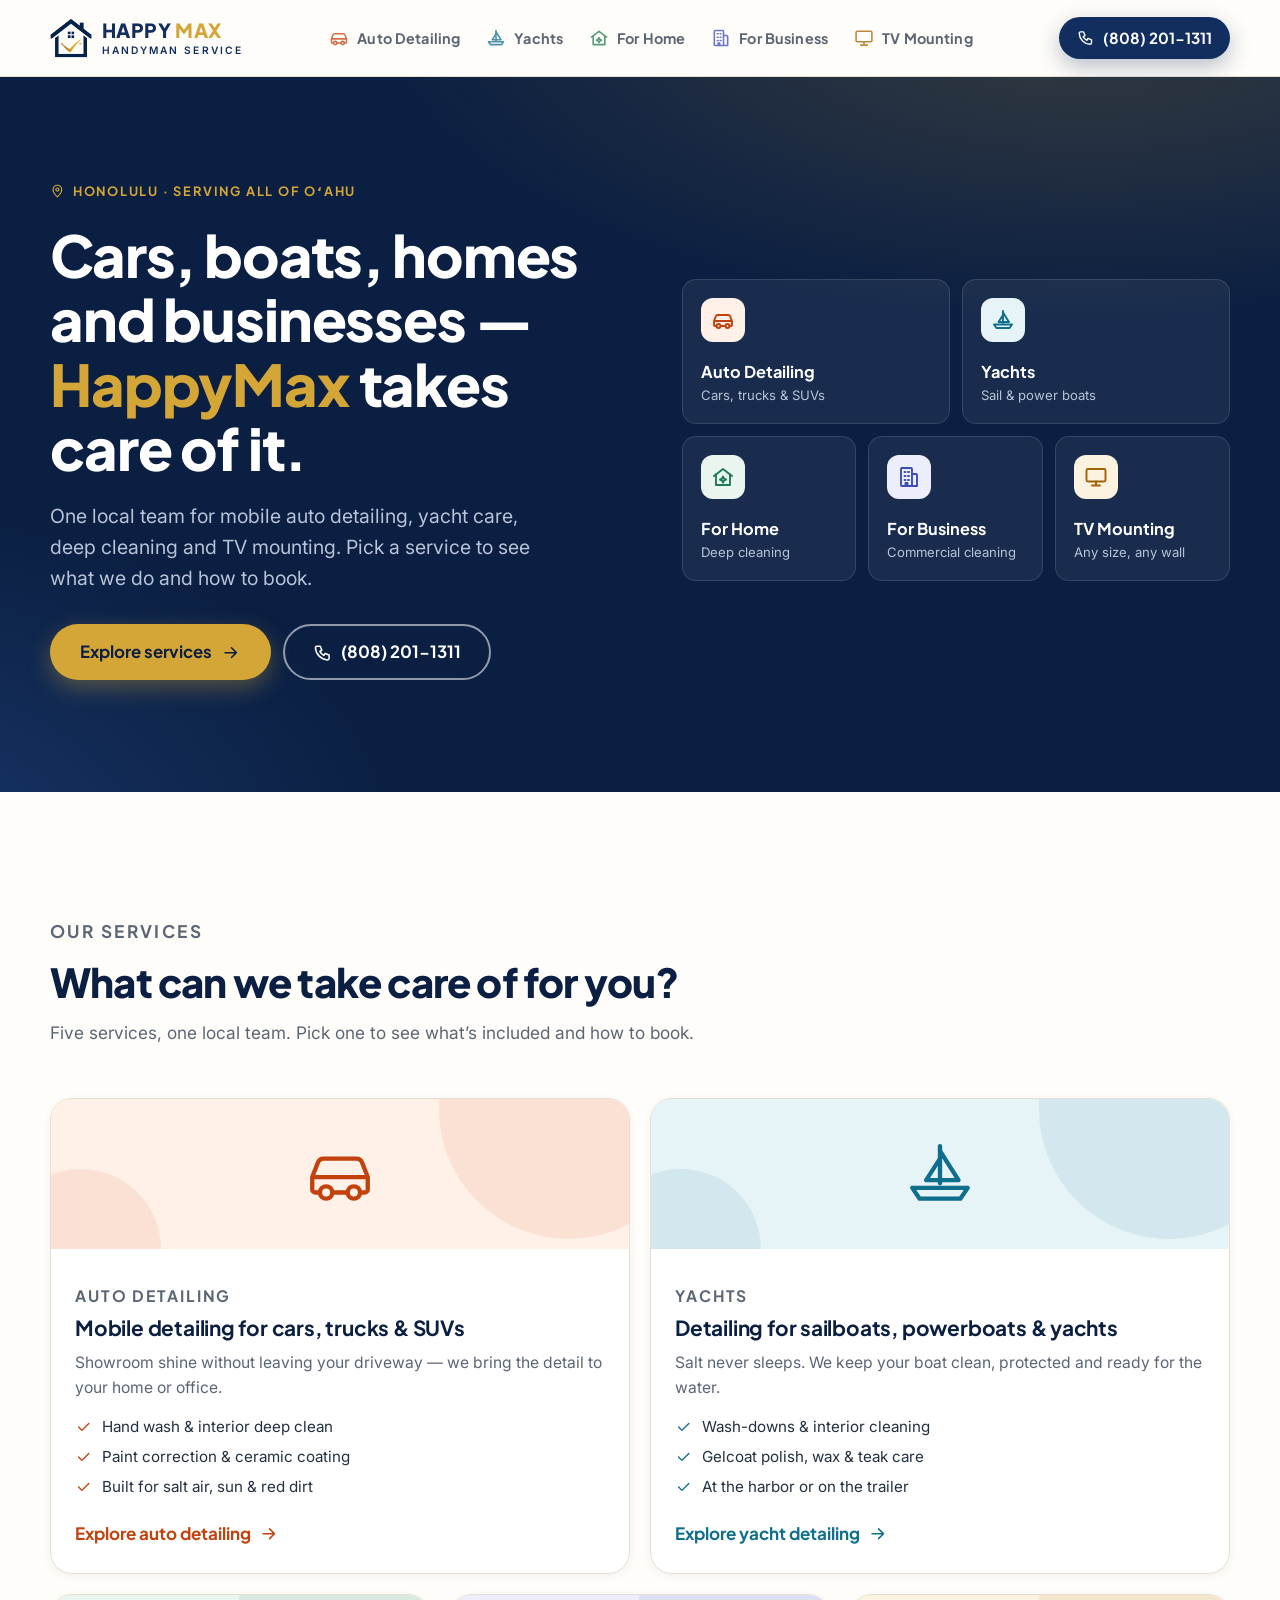
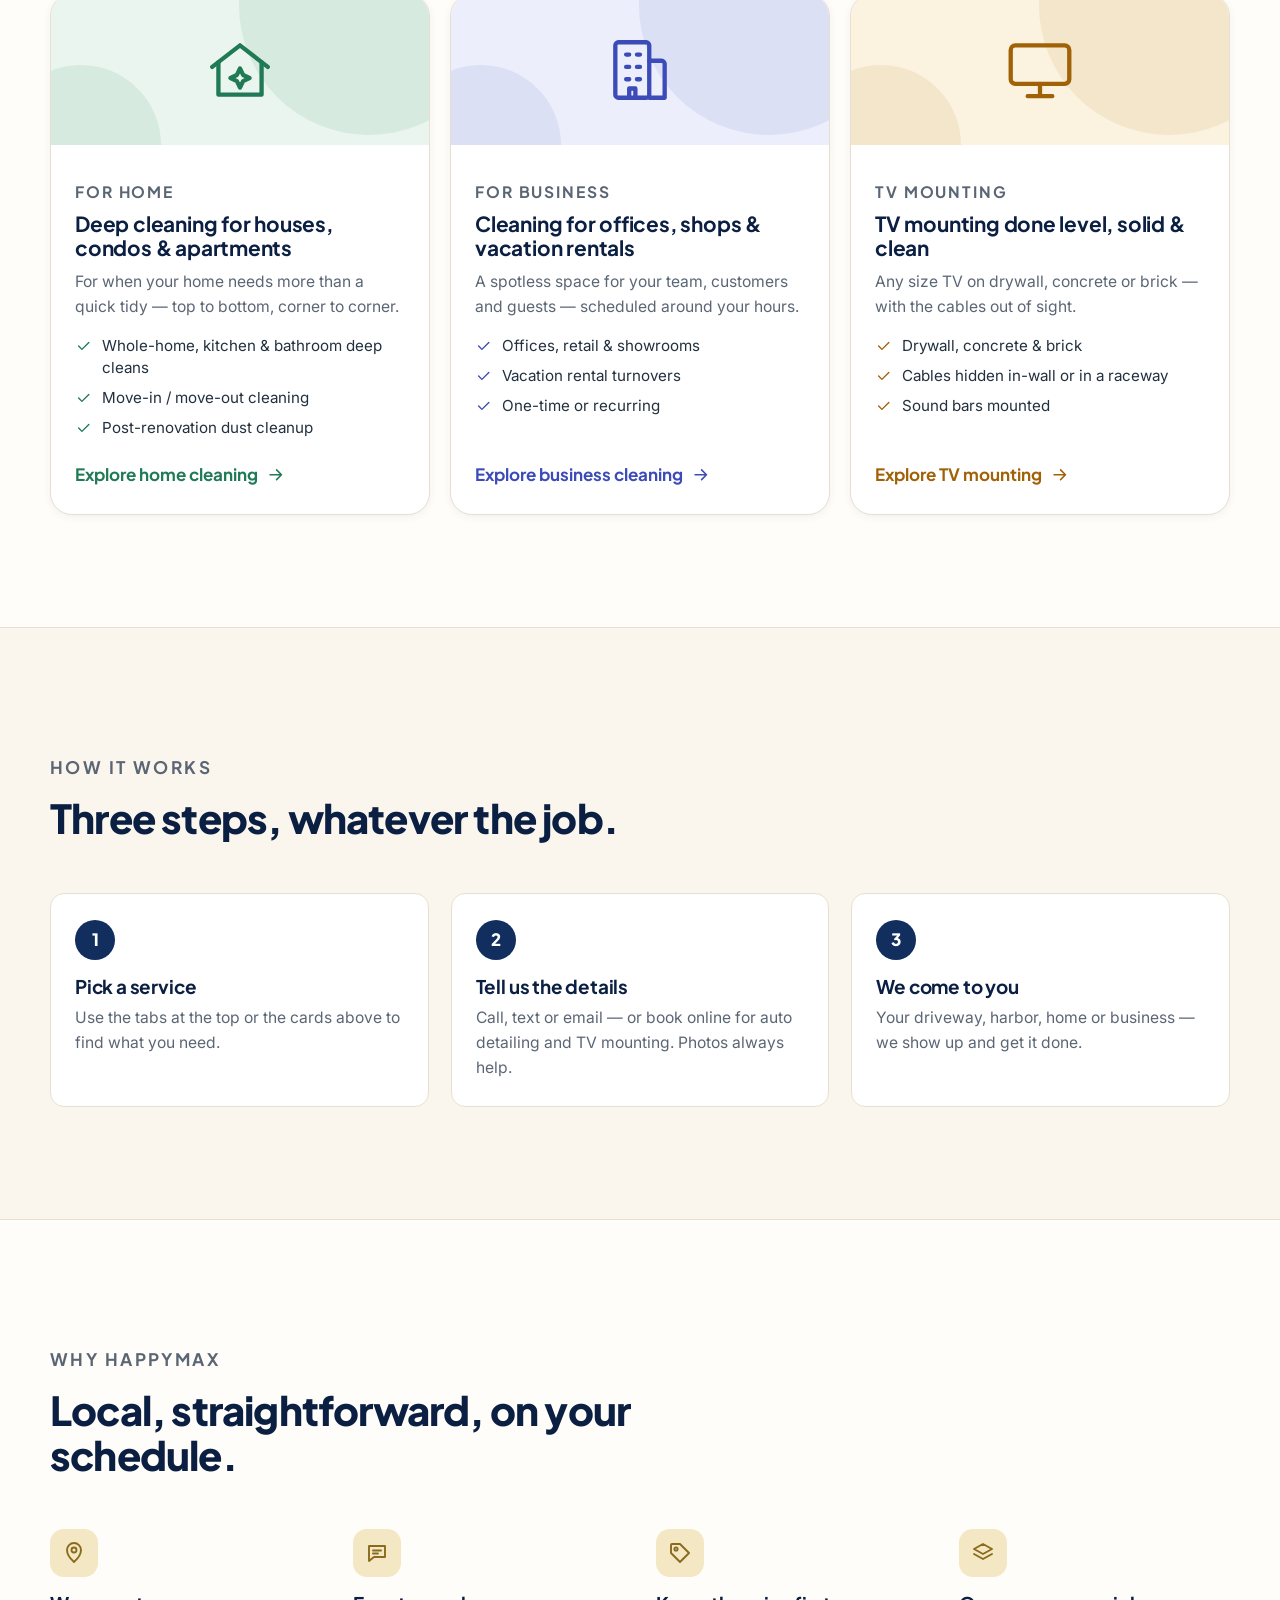
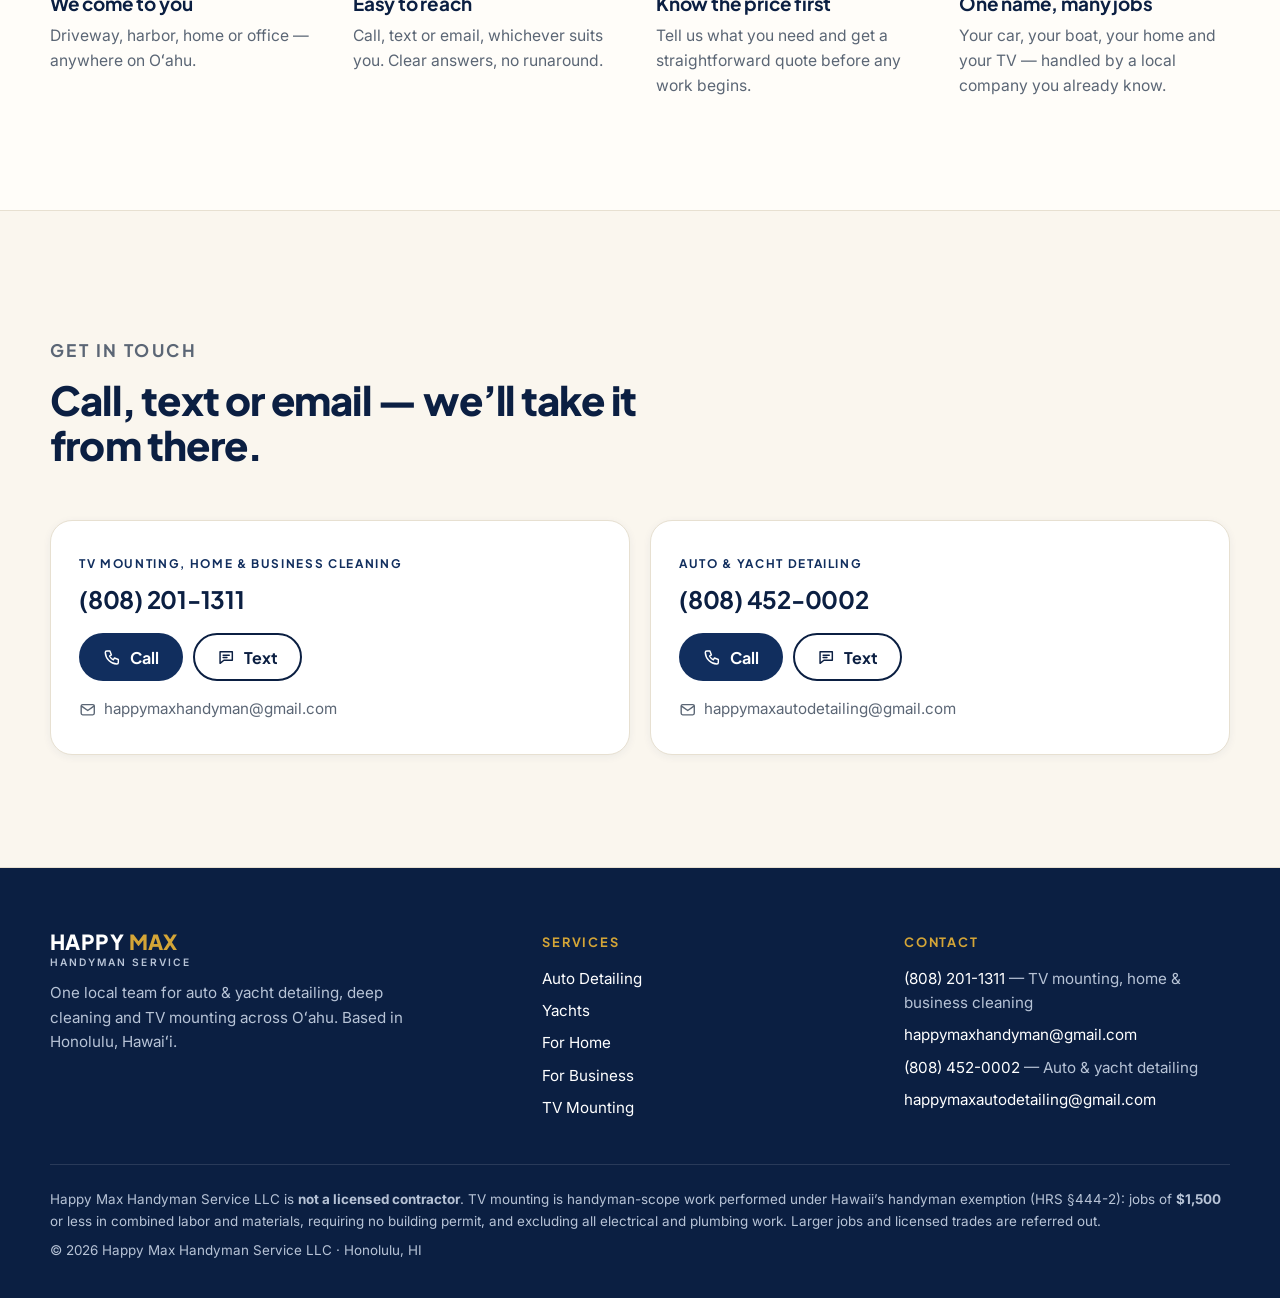
<file: index.html>
<!doctype html>
<html lang="en">
<head>
  <meta charset="utf-8">
  <meta name="viewport" content="width=device-width, initial-scale=1, viewport-fit=cover">
  <title>HappyMax Handyman Service — Detailing, Deep Cleaning &amp; TV Mounting on Oʻahu</title>
  <meta name="description" content="HappyMax Handyman Service: mobile auto detailing, yacht and boat detailing, deep cleaning for homes and businesses, and TV mounting across Oʻahu. Call (808) 201-1311.">
  <meta name="theme-color" content="#0b1f42">
  <meta property="og:type" content="website">
  <meta property="og:title" content="HappyMax Handyman Service — Detailing, Deep Cleaning &amp; TV Mounting on Oʻahu">
  <meta property="og:description" content="HappyMax Handyman Service: mobile auto detailing, yacht and boat detailing, deep cleaning for homes and businesses, and TV mounting across Oʻahu. Call (808) 201-1311.">
  <link rel="icon" href="assets/img/favicon.png" type="image/png">
  <link rel="apple-touch-icon" href="assets/img/icon-192.png">
  <link rel="preconnect" href="https://fonts.googleapis.com">
  <link rel="preconnect" href="https://fonts.gstatic.com" crossorigin>
  <link href="https://fonts.googleapis.com/css2?family=Inter:wght@400;500;600&amp;family=Plus+Jakarta+Sans:wght@600;700;800&amp;display=swap" rel="stylesheet">
  <link rel="stylesheet" href="assets/css/style.css?v=20261119">
</head>
<body>
  <a class="skip" href="#main">Skip to content</a>

  <header class="site-header">
    <div class="container header-row">
      <a class="brand" href="./" aria-label="HappyMax Handyman Service — home"><img src="assets/img/logo-mark.png" width="42" height="42" alt=""><span class="brand-text"><span class="brand-name">HAPPY <b>MAX</b></span><span class="brand-sub">Handyman Service</span></span></a>
      <nav class="tabs" aria-label="Services">
        <a class="tab t-auto-detailing" href="auto-detailing/"><svg class="i" viewBox="0 0 24 24" aria-hidden="true"><path d="M3 13l1.8-4.6A2 2 0 0 1 6.7 7h10.6a2 2 0 0 1 1.9 1.4L21 13v4a1 1 0 0 1-1 1h-1.5M3 13v4a1 1 0 0 0 1 1h1.5M3 13h18M9.5 18h5"/><circle cx="7.5" cy="18" r="2"/><circle cx="16.5" cy="18" r="2"/></svg><span>Auto Detailing</span></a><a class="tab t-yachts" href="yachts/"><svg class="i" viewBox="0 0 24 24" aria-hidden="true"><path d="M12 3v12"/><path d="M12 4.5l6 9.5h-6"/><path d="M12 7l-4.5 7H12"/><path d="M3 16.5h18l-2.4 3.5H5.4z"/></svg><span>Yachts</span></a><a class="tab t-home-cleaning" href="home-cleaning/"><svg class="i" viewBox="0 0 24 24" aria-hidden="true"><path d="M3 11l9-7 9 7"/><path d="M5 9.5V20h14V9.5"/><path d="M12 11.5l1 2.1 2.1 1-2.1 1-1 2.1-1-2.1-2.1-1 2.1-1z"/></svg><span>For Home</span></a><a class="tab t-business-cleaning" href="business-cleaning/"><svg class="i" viewBox="0 0 24 24" aria-hidden="true"><rect x="4" y="3" width="11" height="18" rx="1"/><path d="M15 9h4a1 1 0 0 1 1 1v11h-5M7.5 7h1M11 7h1M7.5 11h1M11 11h1M7.5 15h1M11 15h1M8.5 21v-3h2v3"/></svg><span>For Business</span></a><a class="tab t-tv-mounting" href="tv-mounting/"><svg class="i" viewBox="0 0 24 24" aria-hidden="true"><rect x="2.5" y="4" width="19" height="12.5" rx="1.5"/><path d="M8 20.5h8M12 16.5v4"/></svg><span>TV Mounting</span></a>
      </nav>
      <a class="btn btn-sm btn-accent header-call" href="tel:+18082011311" aria-label="Call (808) 201-1311"><svg class="i" viewBox="0 0 24 24" aria-hidden="true"><path d="M5 4h4l2 5-2.5 1.5a11 11 0 0 0 5 5L15 13l5 2v4a2 2 0 0 1-2 2A16 16 0 0 1 3 6a2 2 0 0 1 2-2"/></svg><span class="num">(808) 201-1311</span><span class="lbl">Call</span></a>
    </div>
  </header>

  <main id="main">
    <section class="hub-hero">
      <div class="container hero-grid">
        <div class="hero-copy">
          <p class="eyebrow"><svg class="i" viewBox="0 0 24 24" aria-hidden="true"><path d="M12 21s7-6.2 7-12a7 7 0 0 0-14 0c0 5.8 7 12 7 12z"/><circle cx="12" cy="9" r="2.5"/></svg>Honolulu · Serving all of Oʻahu</p>
          <h1>Cars, boats, homes and businesses — <span class="hl">HappyMax</span> takes care of it.</h1>
          <p class="lede">One local team for mobile auto detailing, yacht care, deep cleaning and TV mounting. Pick a service to see what we do and how to book.</p>
          <div class="cta-row">
            <a class="btn btn-gold btn-lg" href="#services">Explore services<svg class="i" viewBox="0 0 24 24" aria-hidden="true"><path d="M5 12h14M13 6l6 6-6 6"/></svg></a>
            <a class="btn btn-outline-light btn-lg" href="tel:+18082011311"><svg class="i" viewBox="0 0 24 24" aria-hidden="true"><path d="M5 4h4l2 5-2.5 1.5a11 11 0 0 0 5 5L15 13l5 2v4a2 2 0 0 1-2 2A16 16 0 0 1 3 6a2 2 0 0 1 2-2"/></svg>(808) 201-1311</a>
          </div>
        </div>
        <nav class="hero-tiles" aria-label="Services"><a class="tile t-auto-detailing" href="auto-detailing/"><span class="tile-icon"><svg class="i" viewBox="0 0 24 24" aria-hidden="true"><path d="M3 13l1.8-4.6A2 2 0 0 1 6.7 7h10.6a2 2 0 0 1 1.9 1.4L21 13v4a1 1 0 0 1-1 1h-1.5M3 13v4a1 1 0 0 0 1 1h1.5M3 13h18M9.5 18h5"/><circle cx="7.5" cy="18" r="2"/><circle cx="16.5" cy="18" r="2"/></svg></span><span class="tile-name">Auto Detailing</span><span class="tile-sub">Cars, trucks &amp; SUVs</span></a><a class="tile t-yachts" href="yachts/"><span class="tile-icon"><svg class="i" viewBox="0 0 24 24" aria-hidden="true"><path d="M12 3v12"/><path d="M12 4.5l6 9.5h-6"/><path d="M12 7l-4.5 7H12"/><path d="M3 16.5h18l-2.4 3.5H5.4z"/></svg></span><span class="tile-name">Yachts</span><span class="tile-sub">Sail &amp; power boats</span></a><a class="tile t-home-cleaning" href="home-cleaning/"><span class="tile-icon"><svg class="i" viewBox="0 0 24 24" aria-hidden="true"><path d="M3 11l9-7 9 7"/><path d="M5 9.5V20h14V9.5"/><path d="M12 11.5l1 2.1 2.1 1-2.1 1-1 2.1-1-2.1-2.1-1 2.1-1z"/></svg></span><span class="tile-name">For Home</span><span class="tile-sub">Deep cleaning</span></a><a class="tile t-business-cleaning" href="business-cleaning/"><span class="tile-icon"><svg class="i" viewBox="0 0 24 24" aria-hidden="true"><rect x="4" y="3" width="11" height="18" rx="1"/><path d="M15 9h4a1 1 0 0 1 1 1v11h-5M7.5 7h1M11 7h1M7.5 11h1M11 11h1M7.5 15h1M11 15h1M8.5 21v-3h2v3"/></svg></span><span class="tile-name">For Business</span><span class="tile-sub">Commercial cleaning</span></a><a class="tile t-tv-mounting" href="tv-mounting/"><span class="tile-icon"><svg class="i" viewBox="0 0 24 24" aria-hidden="true"><rect x="2.5" y="4" width="19" height="12.5" rx="1.5"/><path d="M8 20.5h8M12 16.5v4"/></svg></span><span class="tile-name">TV Mounting</span><span class="tile-sub">Any size, any wall</span></a></nav>
      </div>
    </section>

    <section class="section" id="services">
      <div class="container">
        <div class="section-head">
          <p class="eyebrow">Our services</p>
          <h2>What can we take care of for you?</h2>
          <p>Five services, one local team. Pick one to see what’s included and how to book.</p>
        </div>
        <div class="svc-grid">
        <a class="svc-card t-auto-detailing" href="auto-detailing/">
          <div class="svc-art"><svg class="i" viewBox="0 0 24 24" aria-hidden="true"><path d="M3 13l1.8-4.6A2 2 0 0 1 6.7 7h10.6a2 2 0 0 1 1.9 1.4L21 13v4a1 1 0 0 1-1 1h-1.5M3 13v4a1 1 0 0 0 1 1h1.5M3 13h18M9.5 18h5"/><circle cx="7.5" cy="18" r="2"/><circle cx="16.5" cy="18" r="2"/></svg></div>
          <div class="svc-body">
            <p class="svc-kicker">Auto Detailing</p>
            <h3>Mobile detailing for cars, trucks &amp; SUVs</h3>
            <p>Showroom shine without leaving your driveway — we bring the detail to your home or office.</p>
            <ul class="svc-points"><li><svg class="i" viewBox="0 0 24 24" aria-hidden="true"><path d="M5 12.5l4.5 4.5L19 7.5"/></svg><span>Hand wash &amp; interior deep clean</span></li><li><svg class="i" viewBox="0 0 24 24" aria-hidden="true"><path d="M5 12.5l4.5 4.5L19 7.5"/></svg><span>Paint correction &amp; ceramic coating</span></li><li><svg class="i" viewBox="0 0 24 24" aria-hidden="true"><path d="M5 12.5l4.5 4.5L19 7.5"/></svg><span>Built for salt air, sun &amp; red dirt</span></li></ul>
            <span class="svc-link">Explore auto detailing<svg class="i" viewBox="0 0 24 24" aria-hidden="true"><path d="M5 12h14M13 6l6 6-6 6"/></svg></span>
          </div>
        </a>
        <a class="svc-card t-yachts" href="yachts/">
          <div class="svc-art"><svg class="i" viewBox="0 0 24 24" aria-hidden="true"><path d="M12 3v12"/><path d="M12 4.5l6 9.5h-6"/><path d="M12 7l-4.5 7H12"/><path d="M3 16.5h18l-2.4 3.5H5.4z"/></svg></div>
          <div class="svc-body">
            <p class="svc-kicker">Yachts</p>
            <h3>Detailing for sailboats, powerboats &amp; yachts</h3>
            <p>Salt never sleeps. We keep your boat clean, protected and ready for the water.</p>
            <ul class="svc-points"><li><svg class="i" viewBox="0 0 24 24" aria-hidden="true"><path d="M5 12.5l4.5 4.5L19 7.5"/></svg><span>Wash-downs &amp; interior cleaning</span></li><li><svg class="i" viewBox="0 0 24 24" aria-hidden="true"><path d="M5 12.5l4.5 4.5L19 7.5"/></svg><span>Gelcoat polish, wax &amp; teak care</span></li><li><svg class="i" viewBox="0 0 24 24" aria-hidden="true"><path d="M5 12.5l4.5 4.5L19 7.5"/></svg><span>At the harbor or on the trailer</span></li></ul>
            <span class="svc-link">Explore yacht detailing<svg class="i" viewBox="0 0 24 24" aria-hidden="true"><path d="M5 12h14M13 6l6 6-6 6"/></svg></span>
          </div>
        </a>
        <a class="svc-card t-home-cleaning" href="home-cleaning/">
          <div class="svc-art"><svg class="i" viewBox="0 0 24 24" aria-hidden="true"><path d="M3 11l9-7 9 7"/><path d="M5 9.5V20h14V9.5"/><path d="M12 11.5l1 2.1 2.1 1-2.1 1-1 2.1-1-2.1-2.1-1 2.1-1z"/></svg></div>
          <div class="svc-body">
            <p class="svc-kicker">For Home</p>
            <h3>Deep cleaning for houses, condos &amp; apartments</h3>
            <p>For when your home needs more than a quick tidy — top to bottom, corner to corner.</p>
            <ul class="svc-points"><li><svg class="i" viewBox="0 0 24 24" aria-hidden="true"><path d="M5 12.5l4.5 4.5L19 7.5"/></svg><span>Whole-home, kitchen &amp; bathroom deep cleans</span></li><li><svg class="i" viewBox="0 0 24 24" aria-hidden="true"><path d="M5 12.5l4.5 4.5L19 7.5"/></svg><span>Move-in / move-out cleaning</span></li><li><svg class="i" viewBox="0 0 24 24" aria-hidden="true"><path d="M5 12.5l4.5 4.5L19 7.5"/></svg><span>Post-renovation dust cleanup</span></li></ul>
            <span class="svc-link">Explore home cleaning<svg class="i" viewBox="0 0 24 24" aria-hidden="true"><path d="M5 12h14M13 6l6 6-6 6"/></svg></span>
          </div>
        </a>
        <a class="svc-card t-business-cleaning" href="business-cleaning/">
          <div class="svc-art"><svg class="i" viewBox="0 0 24 24" aria-hidden="true"><rect x="4" y="3" width="11" height="18" rx="1"/><path d="M15 9h4a1 1 0 0 1 1 1v11h-5M7.5 7h1M11 7h1M7.5 11h1M11 11h1M7.5 15h1M11 15h1M8.5 21v-3h2v3"/></svg></div>
          <div class="svc-body">
            <p class="svc-kicker">For Business</p>
            <h3>Cleaning for offices, shops &amp; vacation rentals</h3>
            <p>A spotless space for your team, customers and guests — scheduled around your hours.</p>
            <ul class="svc-points"><li><svg class="i" viewBox="0 0 24 24" aria-hidden="true"><path d="M5 12.5l4.5 4.5L19 7.5"/></svg><span>Offices, retail &amp; showrooms</span></li><li><svg class="i" viewBox="0 0 24 24" aria-hidden="true"><path d="M5 12.5l4.5 4.5L19 7.5"/></svg><span>Vacation rental turnovers</span></li><li><svg class="i" viewBox="0 0 24 24" aria-hidden="true"><path d="M5 12.5l4.5 4.5L19 7.5"/></svg><span>One-time or recurring</span></li></ul>
            <span class="svc-link">Explore business cleaning<svg class="i" viewBox="0 0 24 24" aria-hidden="true"><path d="M5 12h14M13 6l6 6-6 6"/></svg></span>
          </div>
        </a>
        <a class="svc-card t-tv-mounting" href="tv-mounting/">
          <div class="svc-art"><svg class="i" viewBox="0 0 24 24" aria-hidden="true"><rect x="2.5" y="4" width="19" height="12.5" rx="1.5"/><path d="M8 20.5h8M12 16.5v4"/></svg></div>
          <div class="svc-body">
            <p class="svc-kicker">TV Mounting</p>
            <h3>TV mounting done level, solid &amp; clean</h3>
            <p>Any size TV on drywall, concrete or brick — with the cables out of sight.</p>
            <ul class="svc-points"><li><svg class="i" viewBox="0 0 24 24" aria-hidden="true"><path d="M5 12.5l4.5 4.5L19 7.5"/></svg><span>Drywall, concrete &amp; brick</span></li><li><svg class="i" viewBox="0 0 24 24" aria-hidden="true"><path d="M5 12.5l4.5 4.5L19 7.5"/></svg><span>Cables hidden in-wall or in a raceway</span></li><li><svg class="i" viewBox="0 0 24 24" aria-hidden="true"><path d="M5 12.5l4.5 4.5L19 7.5"/></svg><span>Sound bars mounted</span></li></ul>
            <span class="svc-link">Explore TV mounting<svg class="i" viewBox="0 0 24 24" aria-hidden="true"><path d="M5 12h14M13 6l6 6-6 6"/></svg></span>
          </div>
        </a>
        </div>
      </div>
    </section>

    <section class="section section-alt">
      <div class="container">
        <div class="section-head">
          <p class="eyebrow">How it works</p>
          <h2>Three steps, whatever the job.</h2>
        </div>
        <ol class="steps"><li class="step"><h3>Pick a service</h3><p>Use the tabs at the top or the cards above to find what you need.</p></li><li class="step"><h3>Tell us the details</h3><p>Call, text or email — or book online for auto detailing and TV mounting. Photos always help.</p></li><li class="step"><h3>We come to you</h3><p>Your driveway, harbor, home or business — we show up and get it done.</p></li></ol>
      </div>
    </section>

    <section class="section">
      <div class="container">
        <div class="section-head">
          <p class="eyebrow">Why HappyMax</p>
          <h2>Local, straightforward, on your schedule.</h2>
        </div>
        <div class="why-grid"><div class="why-item"><div class="why-icon"><svg class="i" viewBox="0 0 24 24" aria-hidden="true"><path d="M12 21s7-6.2 7-12a7 7 0 0 0-14 0c0 5.8 7 12 7 12z"/><circle cx="12" cy="9" r="2.5"/></svg></div><h3>We come to you</h3><p>Driveway, harbor, home or office — anywhere on Oʻahu.</p></div><div class="why-item"><div class="why-icon"><svg class="i" viewBox="0 0 24 24" aria-hidden="true"><path d="M4 5h16v11H9l-5 4z"/><path d="M8 9.5h8M8 12.5h5"/></svg></div><h3>Easy to reach</h3><p>Call, text or email, whichever suits you. Clear answers, no runaround.</p></div><div class="why-item"><div class="why-icon"><svg class="i" viewBox="0 0 24 24" aria-hidden="true"><path d="M3 12V4a1 1 0 0 1 1-1h8l9 9-9 9z"/><circle cx="8" cy="8" r="1.6"/></svg></div><h3>Know the price first</h3><p>Tell us what you need and get a straightforward quote before any work begins.</p></div><div class="why-item"><div class="why-icon"><svg class="i" viewBox="0 0 24 24" aria-hidden="true"><path d="M12 3l9 5-9 5-9-5z"/><path d="M3 13l9 5 9-5"/></svg></div><h3>One name, many jobs</h3><p>Your car, your boat, your home and your TV — handled by a local company you already know.</p></div></div>
      </div>
    </section>

    <section class="section section-alt" id="contact">
      <div class="container">
        <div class="section-head">
          <p class="eyebrow">Get in touch</p>
          <h2>Call, text or email — we’ll take it from there.</h2>
        </div>
        <div class="contact-grid">
        <div class="contact-card">
          <p class="eyebrow">TV mounting, home &amp; business cleaning</p>
          <h3><a href="tel:+18082011311">(808) 201-1311</a></h3>
          <div class="contact-actions">
            <a class="btn btn-navy" href="tel:+18082011311"><svg class="i" viewBox="0 0 24 24" aria-hidden="true"><path d="M5 4h4l2 5-2.5 1.5a11 11 0 0 0 5 5L15 13l5 2v4a2 2 0 0 1-2 2A16 16 0 0 1 3 6a2 2 0 0 1 2-2"/></svg>Call</a>
            <a class="btn btn-outline" href="sms:+18082011311"><svg class="i" viewBox="0 0 24 24" aria-hidden="true"><path d="M4 5h16v11H9l-5 4z"/><path d="M8 9.5h8M8 12.5h5"/></svg>Text</a>
          </div>
          <a class="contact-mail" href="mailto:happymaxhandyman@gmail.com"><svg class="i" viewBox="0 0 24 24" aria-hidden="true"><rect x="3" y="5" width="18" height="14" rx="2"/><path d="M3.5 7l8.5 6 8.5-6"/></svg>happymaxhandyman@gmail.com</a>
        </div>
        <div class="contact-card">
          <p class="eyebrow">Auto &amp; yacht detailing</p>
          <h3><a href="tel:+18084520002">(808) 452-0002</a></h3>
          <div class="contact-actions">
            <a class="btn btn-navy" href="tel:+18084520002"><svg class="i" viewBox="0 0 24 24" aria-hidden="true"><path d="M5 4h4l2 5-2.5 1.5a11 11 0 0 0 5 5L15 13l5 2v4a2 2 0 0 1-2 2A16 16 0 0 1 3 6a2 2 0 0 1 2-2"/></svg>Call</a>
            <a class="btn btn-outline" href="sms:+18084520002"><svg class="i" viewBox="0 0 24 24" aria-hidden="true"><path d="M4 5h16v11H9l-5 4z"/><path d="M8 9.5h8M8 12.5h5"/></svg>Text</a>
          </div>
          <a class="contact-mail" href="mailto:happymaxautodetailing@gmail.com"><svg class="i" viewBox="0 0 24 24" aria-hidden="true"><rect x="3" y="5" width="18" height="14" rx="2"/><path d="M3.5 7l8.5 6 8.5-6"/></svg>happymaxautodetailing@gmail.com</a>
        </div>
        </div>
      </div>
    </section>
  </main>

  <footer class="site-footer">
    <div class="container">
      <div class="footer-grid">
        <div class="footer-brand">
          <span class="brand-text"><span class="brand-name">HAPPY <b>MAX</b></span><span class="brand-sub">Handyman Service</span></span>
          <p>One local team for auto &amp; yacht detailing, deep cleaning and TV mounting across Oʻahu. Based in Honolulu, Hawaiʻi.</p>
        </div>
        <div>
          <h4>Services</h4>
          <ul><li><a href="auto-detailing/">Auto Detailing</a></li><li><a href="yachts/">Yachts</a></li><li><a href="home-cleaning/">For Home</a></li><li><a href="business-cleaning/">For Business</a></li><li><a href="tv-mounting/">TV Mounting</a></li></ul>
        </div>
        <div>
          <h4>Contact</h4>
          <ul>
            <li><a href="tel:+18082011311">(808) 201-1311</a> — TV mounting, home &amp; business cleaning</li>
            <li><a href="mailto:happymaxhandyman@gmail.com">happymaxhandyman@gmail.com</a></li>
            <li><a href="tel:+18084520002">(808) 452-0002</a> — Auto &amp; yacht detailing</li>
            <li><a href="mailto:happymaxautodetailing@gmail.com">happymaxautodetailing@gmail.com</a></li>
          </ul>
        </div>
      </div>
      <div class="footer-legal">
        <p>Happy Max Handyman Service LLC is <strong>not a licensed contractor</strong>. TV mounting is handyman-scope work performed under Hawaii’s handyman exemption (HRS&nbsp;§444-2): jobs of <strong>$1,500</strong> or less in combined labor and materials, requiring no building permit, and excluding all electrical and plumbing work. Larger jobs and licensed trades are referred out.</p>
        <p>© 2026 Happy Max Handyman Service LLC · Honolulu, HI</p>
      </div>
    </div>
  </footer>
</body>
</html>
</file>
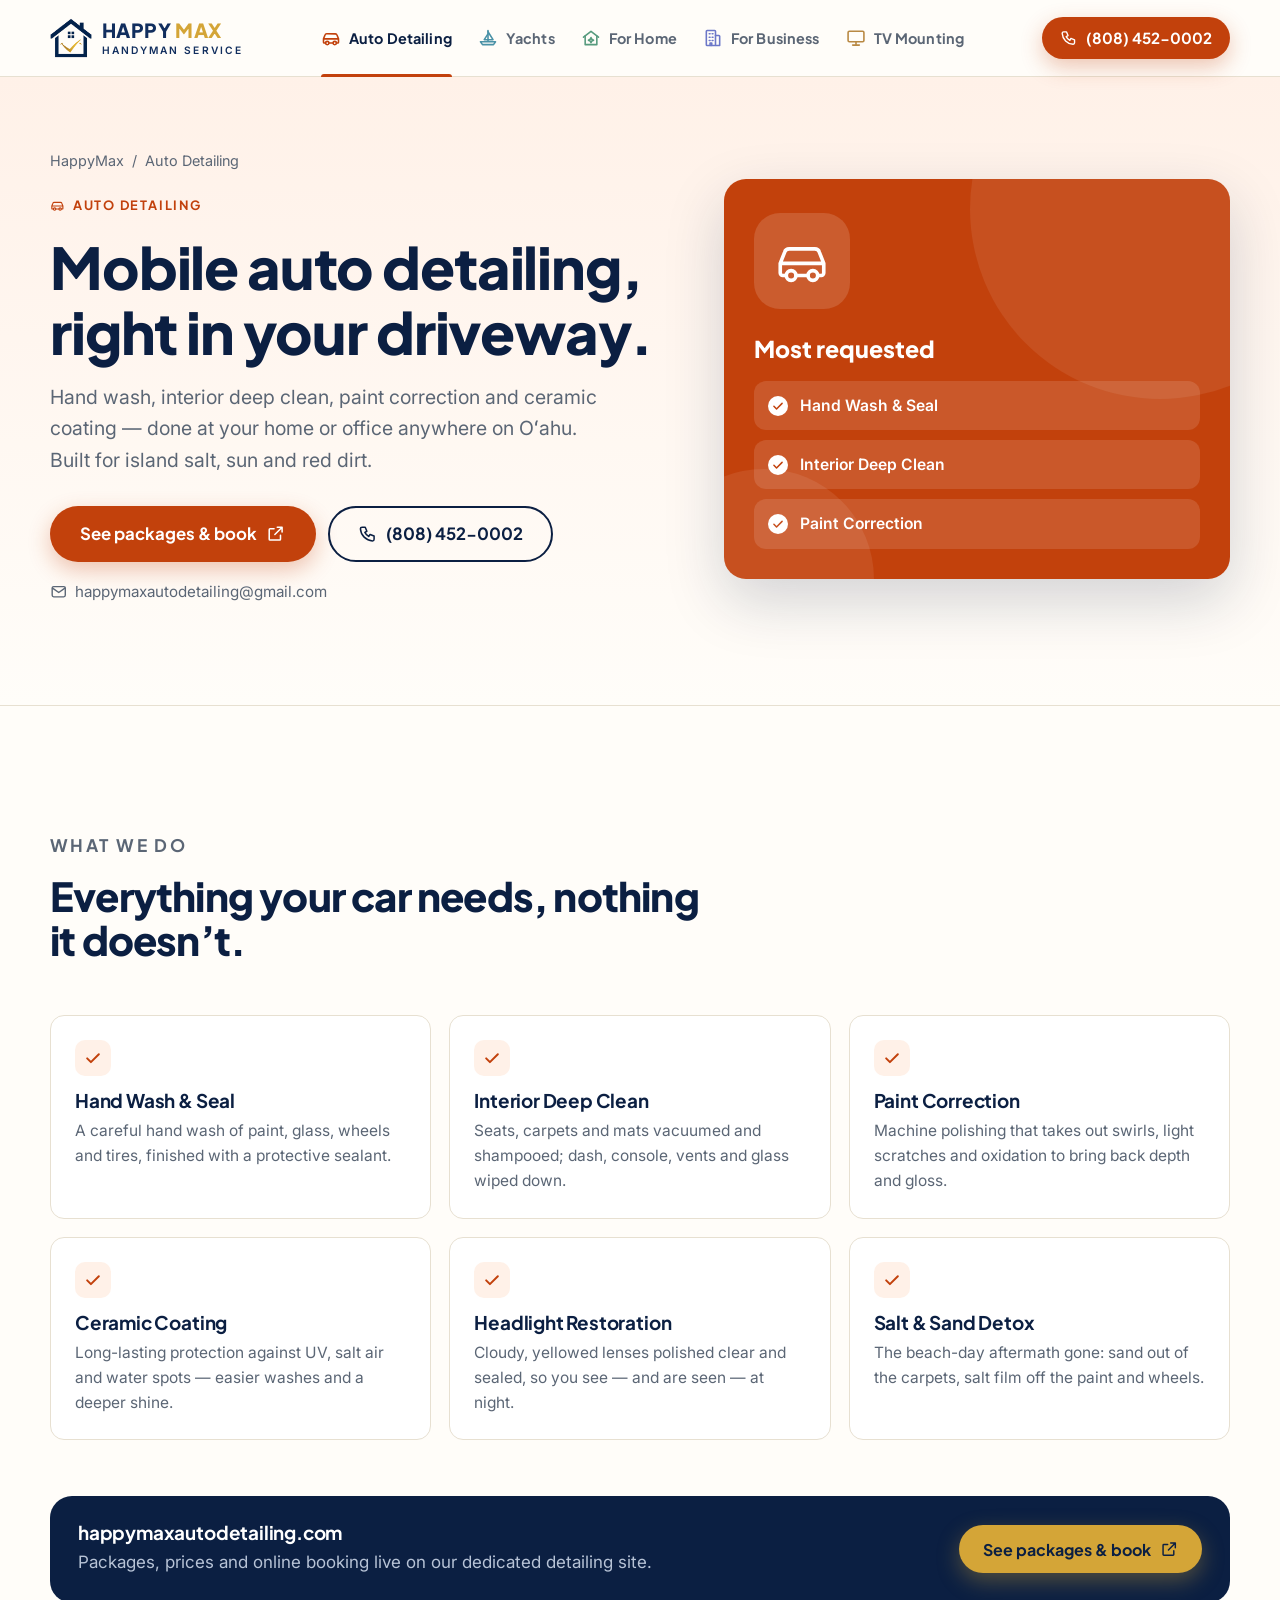
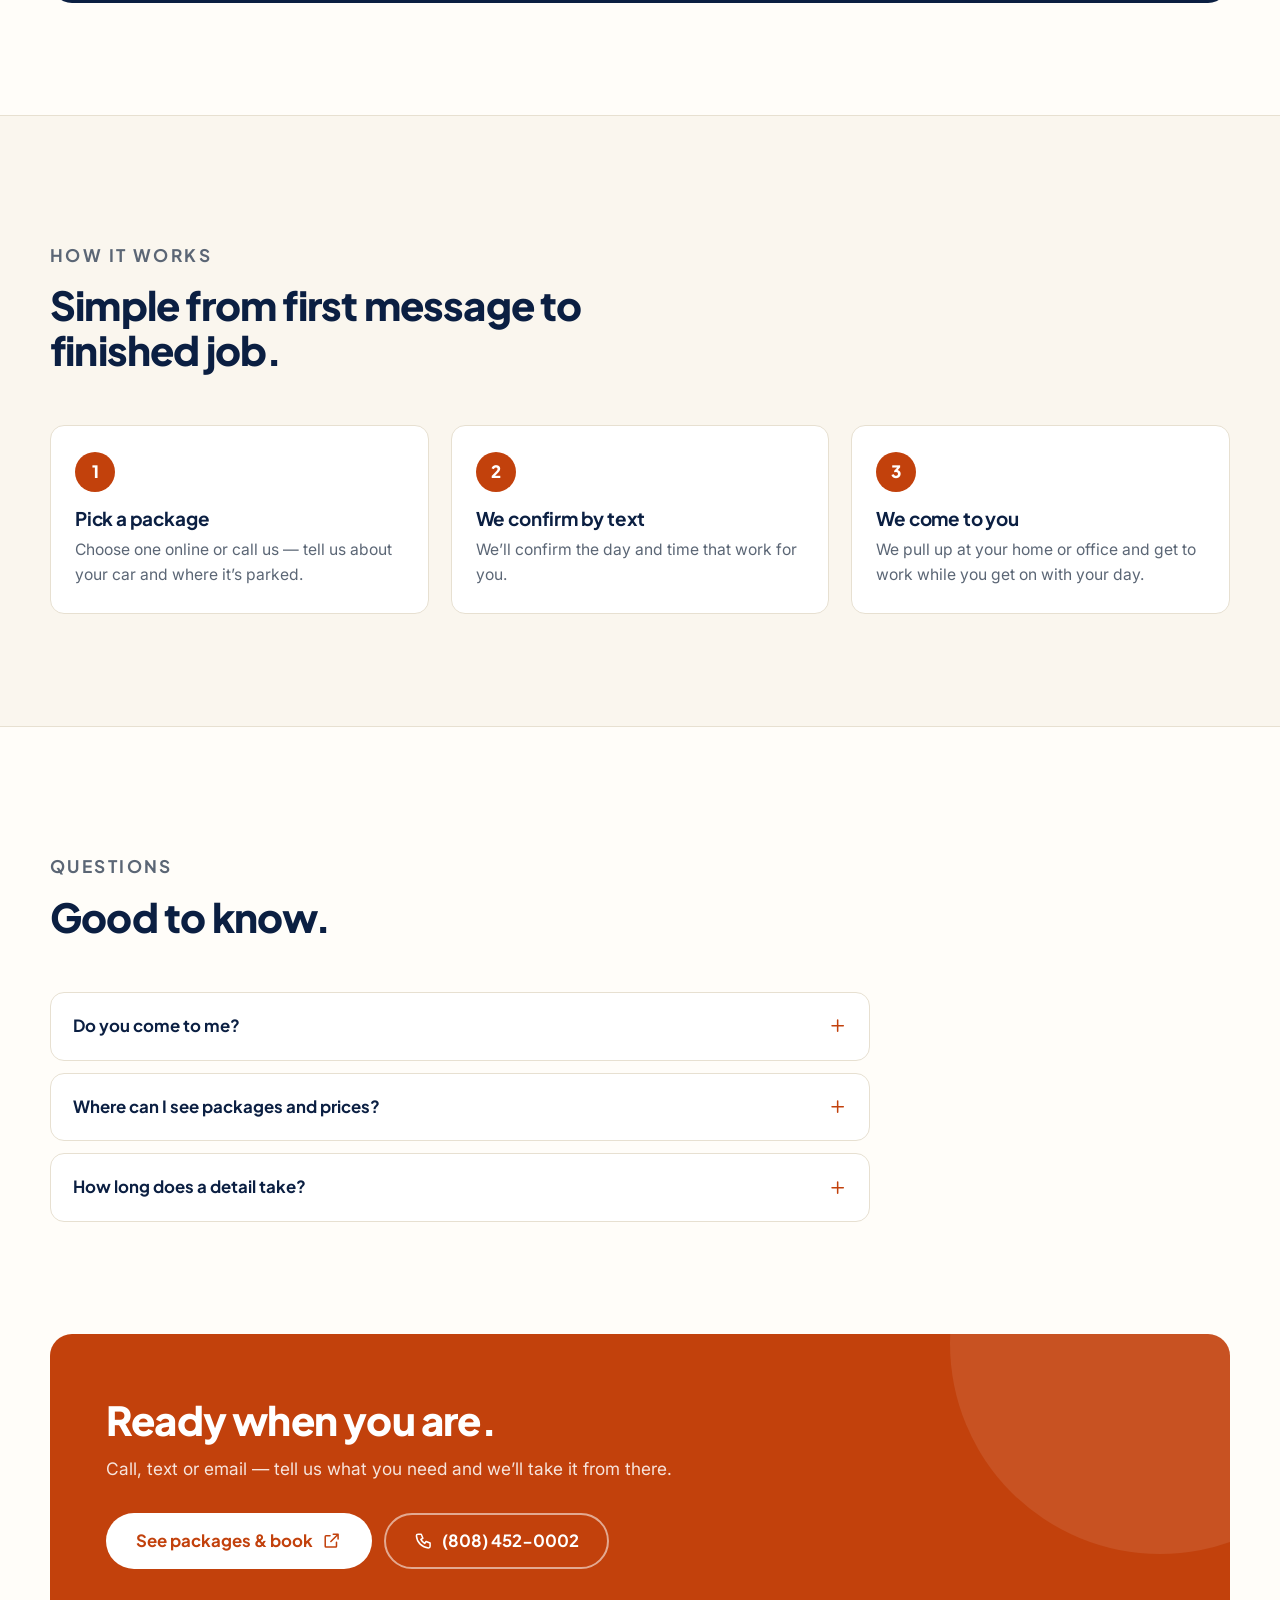
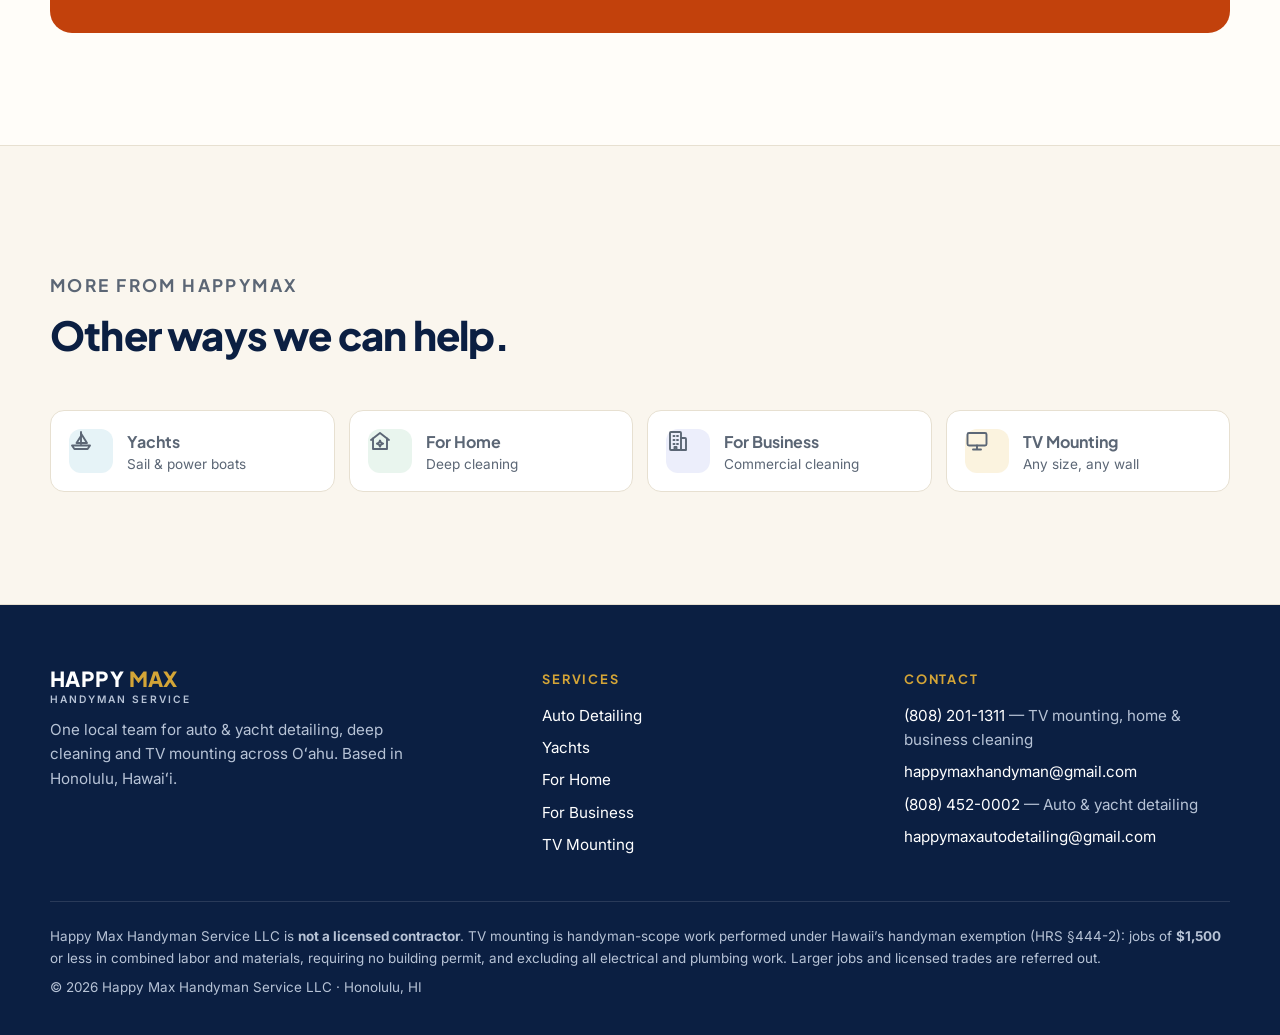
<file: auto-detailing/index.html>
<!doctype html>
<html lang="en">
<head>
  <meta charset="utf-8">
  <meta name="viewport" content="width=device-width, initial-scale=1, viewport-fit=cover">
  <title>Mobile Auto Detailing on Oʻahu — HappyMax</title>
  <meta name="description" content="Mobile auto detailing anywhere on Oʻahu: hand wash, interior deep clean, paint correction, ceramic coating and headlight restoration at your home or office.">
  <meta name="theme-color" content="#0b1f42">
  <meta property="og:type" content="website">
  <meta property="og:title" content="Mobile Auto Detailing on Oʻahu — HappyMax">
  <meta property="og:description" content="Mobile auto detailing anywhere on Oʻahu: hand wash, interior deep clean, paint correction, ceramic coating and headlight restoration at your home or office.">
  <link rel="icon" href="../assets/img/favicon.png" type="image/png">
  <link rel="apple-touch-icon" href="../assets/img/icon-192.png">
  <link rel="preconnect" href="https://fonts.googleapis.com">
  <link rel="preconnect" href="https://fonts.gstatic.com" crossorigin>
  <link href="https://fonts.googleapis.com/css2?family=Inter:wght@400;500;600&amp;family=Plus+Jakarta+Sans:wght@600;700;800&amp;display=swap" rel="stylesheet">
  <link rel="stylesheet" href="../assets/css/style.css?v=20261119">
</head>
<body class="t-auto-detailing">
  <a class="skip" href="#main">Skip to content</a>

  <header class="site-header">
    <div class="container header-row">
      <a class="brand" href="../" aria-label="HappyMax Handyman Service — home"><img src="../assets/img/logo-mark.png" width="42" height="42" alt=""><span class="brand-text"><span class="brand-name">HAPPY <b>MAX</b></span><span class="brand-sub">Handyman Service</span></span></a>
      <nav class="tabs" aria-label="Services">
        <a class="tab t-auto-detailing" href="../auto-detailing/" aria-current="page"><svg class="i" viewBox="0 0 24 24" aria-hidden="true"><path d="M3 13l1.8-4.6A2 2 0 0 1 6.7 7h10.6a2 2 0 0 1 1.9 1.4L21 13v4a1 1 0 0 1-1 1h-1.5M3 13v4a1 1 0 0 0 1 1h1.5M3 13h18M9.5 18h5"/><circle cx="7.5" cy="18" r="2"/><circle cx="16.5" cy="18" r="2"/></svg><span>Auto Detailing</span></a><a class="tab t-yachts" href="../yachts/"><svg class="i" viewBox="0 0 24 24" aria-hidden="true"><path d="M12 3v12"/><path d="M12 4.5l6 9.5h-6"/><path d="M12 7l-4.5 7H12"/><path d="M3 16.5h18l-2.4 3.5H5.4z"/></svg><span>Yachts</span></a><a class="tab t-home-cleaning" href="../home-cleaning/"><svg class="i" viewBox="0 0 24 24" aria-hidden="true"><path d="M3 11l9-7 9 7"/><path d="M5 9.5V20h14V9.5"/><path d="M12 11.5l1 2.1 2.1 1-2.1 1-1 2.1-1-2.1-2.1-1 2.1-1z"/></svg><span>For Home</span></a><a class="tab t-business-cleaning" href="../business-cleaning/"><svg class="i" viewBox="0 0 24 24" aria-hidden="true"><rect x="4" y="3" width="11" height="18" rx="1"/><path d="M15 9h4a1 1 0 0 1 1 1v11h-5M7.5 7h1M11 7h1M7.5 11h1M11 11h1M7.5 15h1M11 15h1M8.5 21v-3h2v3"/></svg><span>For Business</span></a><a class="tab t-tv-mounting" href="../tv-mounting/"><svg class="i" viewBox="0 0 24 24" aria-hidden="true"><rect x="2.5" y="4" width="19" height="12.5" rx="1.5"/><path d="M8 20.5h8M12 16.5v4"/></svg><span>TV Mounting</span></a>
      </nav>
      <a class="btn btn-sm btn-accent header-call" href="tel:+18084520002" aria-label="Call (808) 452-0002"><svg class="i" viewBox="0 0 24 24" aria-hidden="true"><path d="M5 4h4l2 5-2.5 1.5a11 11 0 0 0 5 5L15 13l5 2v4a2 2 0 0 1-2 2A16 16 0 0 1 3 6a2 2 0 0 1 2-2"/></svg><span class="num">(808) 452-0002</span><span class="lbl">Call</span></a>
    </div>
  </header>

  <main id="main">
    <section class="page-hero">
      <div class="container page-hero-grid">
        <div>
          <nav class="crumbs" aria-label="Breadcrumb"><a href="../">HappyMax</a><span aria-hidden="true">/</span><span>Auto Detailing</span></nav>
          <p class="eyebrow"><svg class="i" viewBox="0 0 24 24" aria-hidden="true"><path d="M3 13l1.8-4.6A2 2 0 0 1 6.7 7h10.6a2 2 0 0 1 1.9 1.4L21 13v4a1 1 0 0 1-1 1h-1.5M3 13v4a1 1 0 0 0 1 1h1.5M3 13h18M9.5 18h5"/><circle cx="7.5" cy="18" r="2"/><circle cx="16.5" cy="18" r="2"/></svg>Auto Detailing</p>
          <h1>Mobile auto detailing, right in your driveway.</h1>
          <p class="lede">Hand wash, interior deep clean, paint correction and ceramic coating — done at your home or office anywhere on Oʻahu. Built for island salt, sun and red dirt.</p>
          <div class="cta-row"><a class="btn btn-accent btn-lg" href="https://happymaxautodetailing.com/" target="_blank" rel="noopener">See packages &amp; book<svg class="i" viewBox="0 0 24 24" aria-hidden="true"><path d="M14 4h6v6M20 4l-9 9M18 14v5a1 1 0 0 1-1 1H5a1 1 0 0 1-1-1V7a1 1 0 0 1 1-1h5"/></svg></a><a class="btn btn-outline btn-lg" href="tel:+18084520002"><svg class="i" viewBox="0 0 24 24" aria-hidden="true"><path d="M5 4h4l2 5-2.5 1.5a11 11 0 0 0 5 5L15 13l5 2v4a2 2 0 0 1-2 2A16 16 0 0 1 3 6a2 2 0 0 1 2-2"/></svg>(808) 452-0002</a></div>
          <a class="hero-mail" href="mailto:happymaxautodetailing@gmail.com"><svg class="i" viewBox="0 0 24 24" aria-hidden="true"><rect x="3" y="5" width="18" height="14" rx="2"/><path d="M3.5 7l8.5 6 8.5-6"/></svg>happymaxautodetailing@gmail.com</a>
        </div>
        <div class="hero-art" aria-hidden="true"><div class="hero-art-icon"><svg class="i" viewBox="0 0 24 24" aria-hidden="true"><path d="M3 13l1.8-4.6A2 2 0 0 1 6.7 7h10.6a2 2 0 0 1 1.9 1.4L21 13v4a1 1 0 0 1-1 1h-1.5M3 13v4a1 1 0 0 0 1 1h1.5M3 13h18M9.5 18h5"/><circle cx="7.5" cy="18" r="2"/><circle cx="16.5" cy="18" r="2"/></svg></div><p class="hero-art-title">Most requested</p><ul class="hero-art-list"><li><svg class="i" viewBox="0 0 24 24" aria-hidden="true"><path d="M5 12.5l4.5 4.5L19 7.5"/></svg><span>Hand Wash &amp; Seal</span></li><li><svg class="i" viewBox="0 0 24 24" aria-hidden="true"><path d="M5 12.5l4.5 4.5L19 7.5"/></svg><span>Interior Deep Clean</span></li><li><svg class="i" viewBox="0 0 24 24" aria-hidden="true"><path d="M5 12.5l4.5 4.5L19 7.5"/></svg><span>Paint Correction</span></li></ul></div>
      </div>
    </section>

    <section class="section">
      <div class="container">
        <div class="section-head">
          <p class="eyebrow">What we do</p>
          <h2>Everything your car needs, nothing it doesn’t.</h2>
        </div>
        <div class="items-grid"><div class="item"><div class="item-mark"><svg class="i" viewBox="0 0 24 24" aria-hidden="true"><path d="M5 12.5l4.5 4.5L19 7.5"/></svg></div><h3>Hand Wash &amp; Seal</h3><p>A careful hand wash of paint, glass, wheels and tires, finished with a protective sealant.</p></div><div class="item"><div class="item-mark"><svg class="i" viewBox="0 0 24 24" aria-hidden="true"><path d="M5 12.5l4.5 4.5L19 7.5"/></svg></div><h3>Interior Deep Clean</h3><p>Seats, carpets and mats vacuumed and shampooed; dash, console, vents and glass wiped down.</p></div><div class="item"><div class="item-mark"><svg class="i" viewBox="0 0 24 24" aria-hidden="true"><path d="M5 12.5l4.5 4.5L19 7.5"/></svg></div><h3>Paint Correction</h3><p>Machine polishing that takes out swirls, light scratches and oxidation to bring back depth and gloss.</p></div><div class="item"><div class="item-mark"><svg class="i" viewBox="0 0 24 24" aria-hidden="true"><path d="M5 12.5l4.5 4.5L19 7.5"/></svg></div><h3>Ceramic Coating</h3><p>Long-lasting protection against UV, salt air and water spots — easier washes and a deeper shine.</p></div><div class="item"><div class="item-mark"><svg class="i" viewBox="0 0 24 24" aria-hidden="true"><path d="M5 12.5l4.5 4.5L19 7.5"/></svg></div><h3>Headlight Restoration</h3><p>Cloudy, yellowed lenses polished clear and sealed, so you see — and are seen — at night.</p></div><div class="item"><div class="item-mark"><svg class="i" viewBox="0 0 24 24" aria-hidden="true"><path d="M5 12.5l4.5 4.5L19 7.5"/></svg></div><h3>Salt &amp; Sand Detox</h3><p>The beach-day aftermath gone: sand out of the carpets, salt film off the paint and wheels.</p></div></div>
        
        <div class="site-band">
          <div><h3>happymaxautodetailing.com</h3><p>Packages, prices and online booking live on our dedicated detailing site.</p></div>
          <a class="btn btn-gold" href="https://happymaxautodetailing.com/" target="_blank" rel="noopener">See packages &amp; book<svg class="i" viewBox="0 0 24 24" aria-hidden="true"><path d="M14 4h6v6M20 4l-9 9M18 14v5a1 1 0 0 1-1 1H5a1 1 0 0 1-1-1V7a1 1 0 0 1 1-1h5"/></svg></a>
        </div>
      </div>
    </section>

    <section class="section section-alt">
      <div class="container">
        <div class="section-head">
          <p class="eyebrow">How it works</p>
          <h2>Simple from first message to finished job.</h2>
        </div>
        <ol class="steps"><li class="step"><h3>Pick a package</h3><p>Choose one online or call us — tell us about your car and where it’s parked.</p></li><li class="step"><h3>We confirm by text</h3><p>We’ll confirm the day and time that work for you.</p></li><li class="step"><h3>We come to you</h3><p>We pull up at your home or office and get to work while you get on with your day.</p></li></ol>
      </div>
    </section>

    <section class="section">
      <div class="container">
        <div class="section-head">
          <p class="eyebrow">Questions</p>
          <h2>Good to know.</h2>
        </div>
        <div class="faq"><details><summary>Do you come to me?<svg class="i" viewBox="0 0 24 24" aria-hidden="true"><path d="M12 5v14M5 12h14"/></svg></summary><p>Yes. Our detailing is fully mobile — we come to your home or office anywhere on Oʻahu.</p></details><details><summary>Where can I see packages and prices?<svg class="i" viewBox="0 0 24 24" aria-hidden="true"><path d="M12 5v14M5 12h14"/></svg></summary><p>On our dedicated detailing site, <a href="https://happymaxautodetailing.com/" target="_blank" rel="noopener">happymaxautodetailing.com</a> — pick a package and request a time in about a minute. Prefer to talk? Call or text (808) 452-0002.</p></details><details><summary>How long does a detail take?<svg class="i" viewBox="0 0 24 24" aria-hidden="true"><path d="M12 5v14M5 12h14"/></svg></summary><p>It depends on the package and the car — from about an hour and a half for a quick shine to a day or two for ceramic coating.</p></details></div>
      </div>
    </section>

    <section class="section" style="padding-top:0">
      <div class="container">
        <div class="cta-band">
          <h2>Ready when you are.</h2>
          <p>Call, text or email — tell us what you need and we’ll take it from there.</p>
          <div class="cta-row"><a class="btn btn-white btn-lg" href="https://happymaxautodetailing.com/" target="_blank" rel="noopener">See packages &amp; book<svg class="i" viewBox="0 0 24 24" aria-hidden="true"><path d="M14 4h6v6M20 4l-9 9M18 14v5a1 1 0 0 1-1 1H5a1 1 0 0 1-1-1V7a1 1 0 0 1 1-1h5"/></svg></a><a class="btn btn-outline-light btn-lg" href="tel:+18084520002"><svg class="i" viewBox="0 0 24 24" aria-hidden="true"><path d="M5 4h4l2 5-2.5 1.5a11 11 0 0 0 5 5L15 13l5 2v4a2 2 0 0 1-2 2A16 16 0 0 1 3 6a2 2 0 0 1 2-2"/></svg>(808) 452-0002</a></div>
        </div>
      </div>
    </section>

    <section class="section section-alt">
      <div class="container">
        <div class="section-head">
          <p class="eyebrow">More from HappyMax</p>
          <h2>Other ways we can help.</h2>
        </div>
        <div class="more-grid"><a class="more-card t-yachts" href="../yachts/"><span class="tile-icon"><svg class="i" viewBox="0 0 24 24" aria-hidden="true"><path d="M12 3v12"/><path d="M12 4.5l6 9.5h-6"/><path d="M12 7l-4.5 7H12"/><path d="M3 16.5h18l-2.4 3.5H5.4z"/></svg></span><span><strong>Yachts</strong><span>Sail &amp; power boats</span></span></a><a class="more-card t-home-cleaning" href="../home-cleaning/"><span class="tile-icon"><svg class="i" viewBox="0 0 24 24" aria-hidden="true"><path d="M3 11l9-7 9 7"/><path d="M5 9.5V20h14V9.5"/><path d="M12 11.5l1 2.1 2.1 1-2.1 1-1 2.1-1-2.1-2.1-1 2.1-1z"/></svg></span><span><strong>For Home</strong><span>Deep cleaning</span></span></a><a class="more-card t-business-cleaning" href="../business-cleaning/"><span class="tile-icon"><svg class="i" viewBox="0 0 24 24" aria-hidden="true"><rect x="4" y="3" width="11" height="18" rx="1"/><path d="M15 9h4a1 1 0 0 1 1 1v11h-5M7.5 7h1M11 7h1M7.5 11h1M11 11h1M7.5 15h1M11 15h1M8.5 21v-3h2v3"/></svg></span><span><strong>For Business</strong><span>Commercial cleaning</span></span></a><a class="more-card t-tv-mounting" href="../tv-mounting/"><span class="tile-icon"><svg class="i" viewBox="0 0 24 24" aria-hidden="true"><rect x="2.5" y="4" width="19" height="12.5" rx="1.5"/><path d="M8 20.5h8M12 16.5v4"/></svg></span><span><strong>TV Mounting</strong><span>Any size, any wall</span></span></a></div>
      </div>
    </section>
  </main>

  <footer class="site-footer">
    <div class="container">
      <div class="footer-grid">
        <div class="footer-brand">
          <span class="brand-text"><span class="brand-name">HAPPY <b>MAX</b></span><span class="brand-sub">Handyman Service</span></span>
          <p>One local team for auto &amp; yacht detailing, deep cleaning and TV mounting across Oʻahu. Based in Honolulu, Hawaiʻi.</p>
        </div>
        <div>
          <h4>Services</h4>
          <ul><li><a href="../auto-detailing/">Auto Detailing</a></li><li><a href="../yachts/">Yachts</a></li><li><a href="../home-cleaning/">For Home</a></li><li><a href="../business-cleaning/">For Business</a></li><li><a href="../tv-mounting/">TV Mounting</a></li></ul>
        </div>
        <div>
          <h4>Contact</h4>
          <ul>
            <li><a href="tel:+18082011311">(808) 201-1311</a> — TV mounting, home &amp; business cleaning</li>
            <li><a href="mailto:happymaxhandyman@gmail.com">happymaxhandyman@gmail.com</a></li>
            <li><a href="tel:+18084520002">(808) 452-0002</a> — Auto &amp; yacht detailing</li>
            <li><a href="mailto:happymaxautodetailing@gmail.com">happymaxautodetailing@gmail.com</a></li>
          </ul>
        </div>
      </div>
      <div class="footer-legal">
        <p>Happy Max Handyman Service LLC is <strong>not a licensed contractor</strong>. TV mounting is handyman-scope work performed under Hawaii’s handyman exemption (HRS&nbsp;§444-2): jobs of <strong>$1,500</strong> or less in combined labor and materials, requiring no building permit, and excluding all electrical and plumbing work. Larger jobs and licensed trades are referred out.</p>
        <p>© 2026 Happy Max Handyman Service LLC · Honolulu, HI</p>
      </div>
    </div>
  </footer>
</body>
</html>
</file>
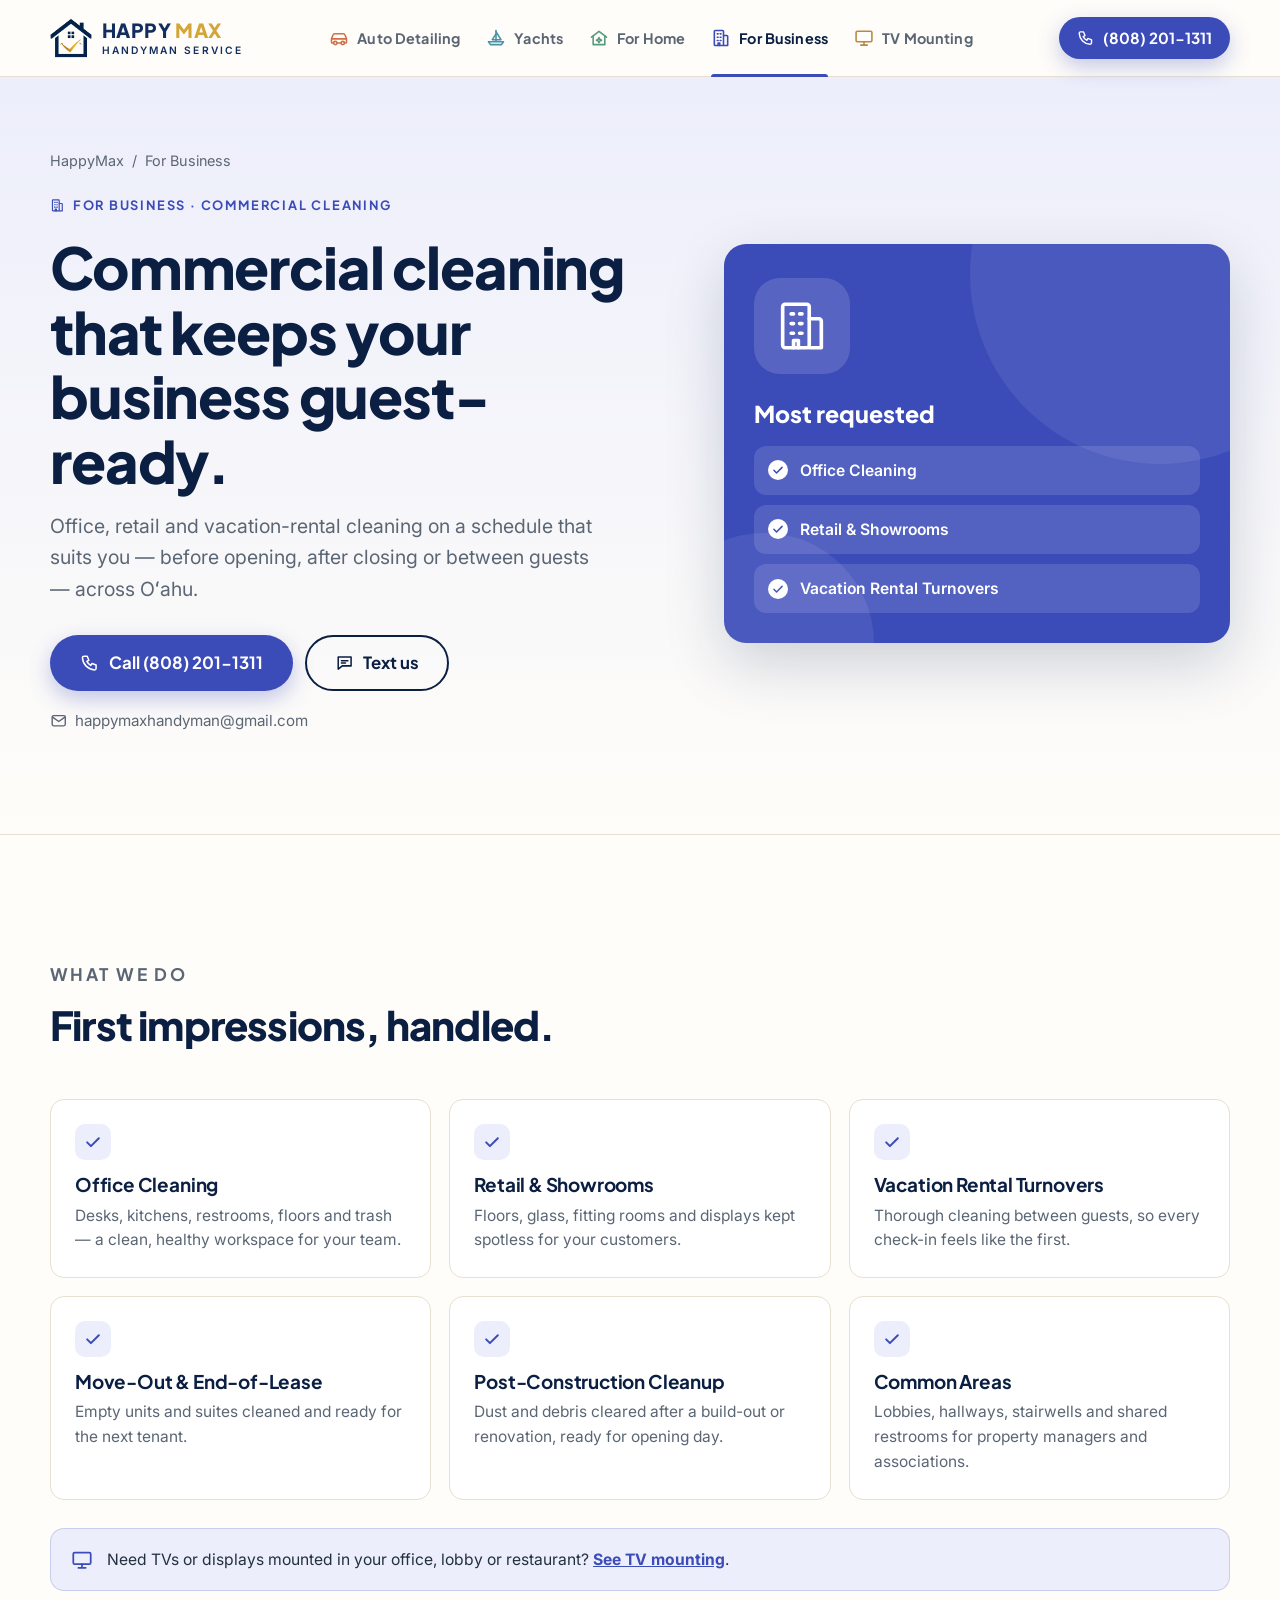
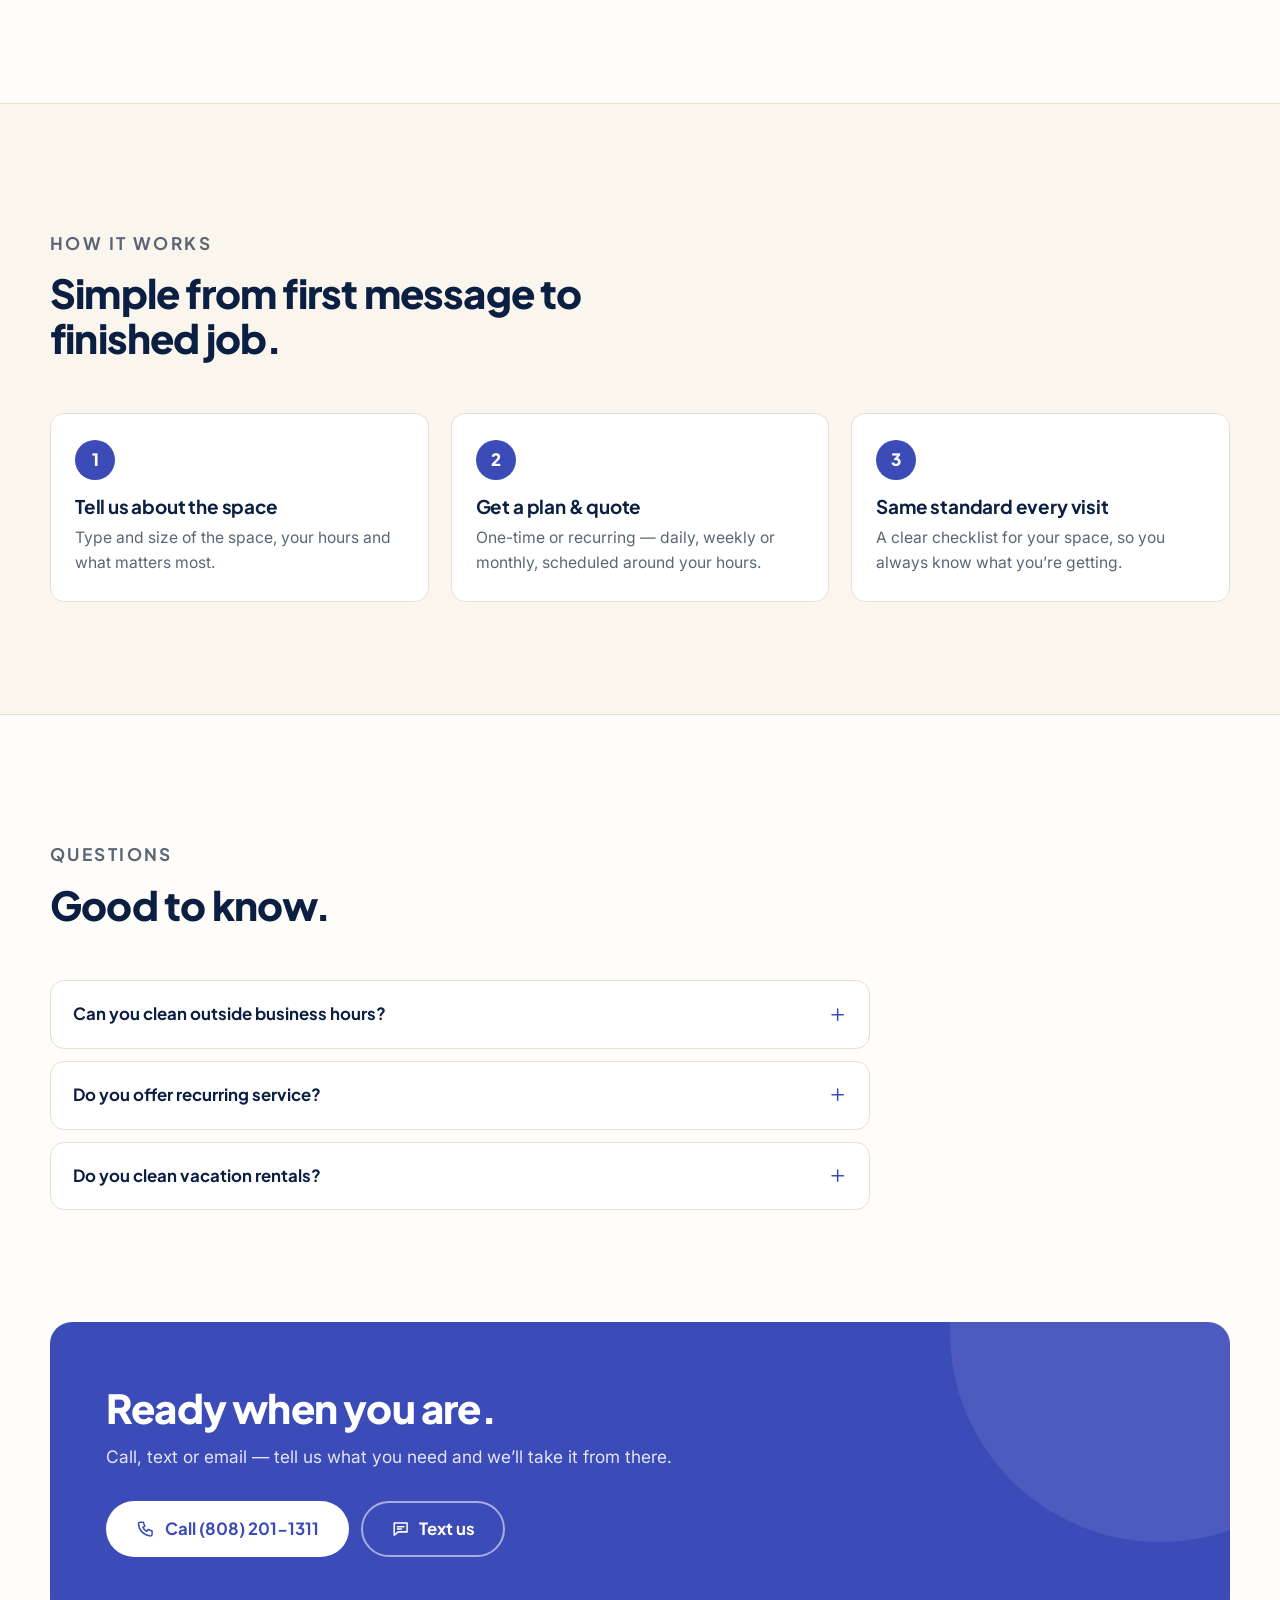
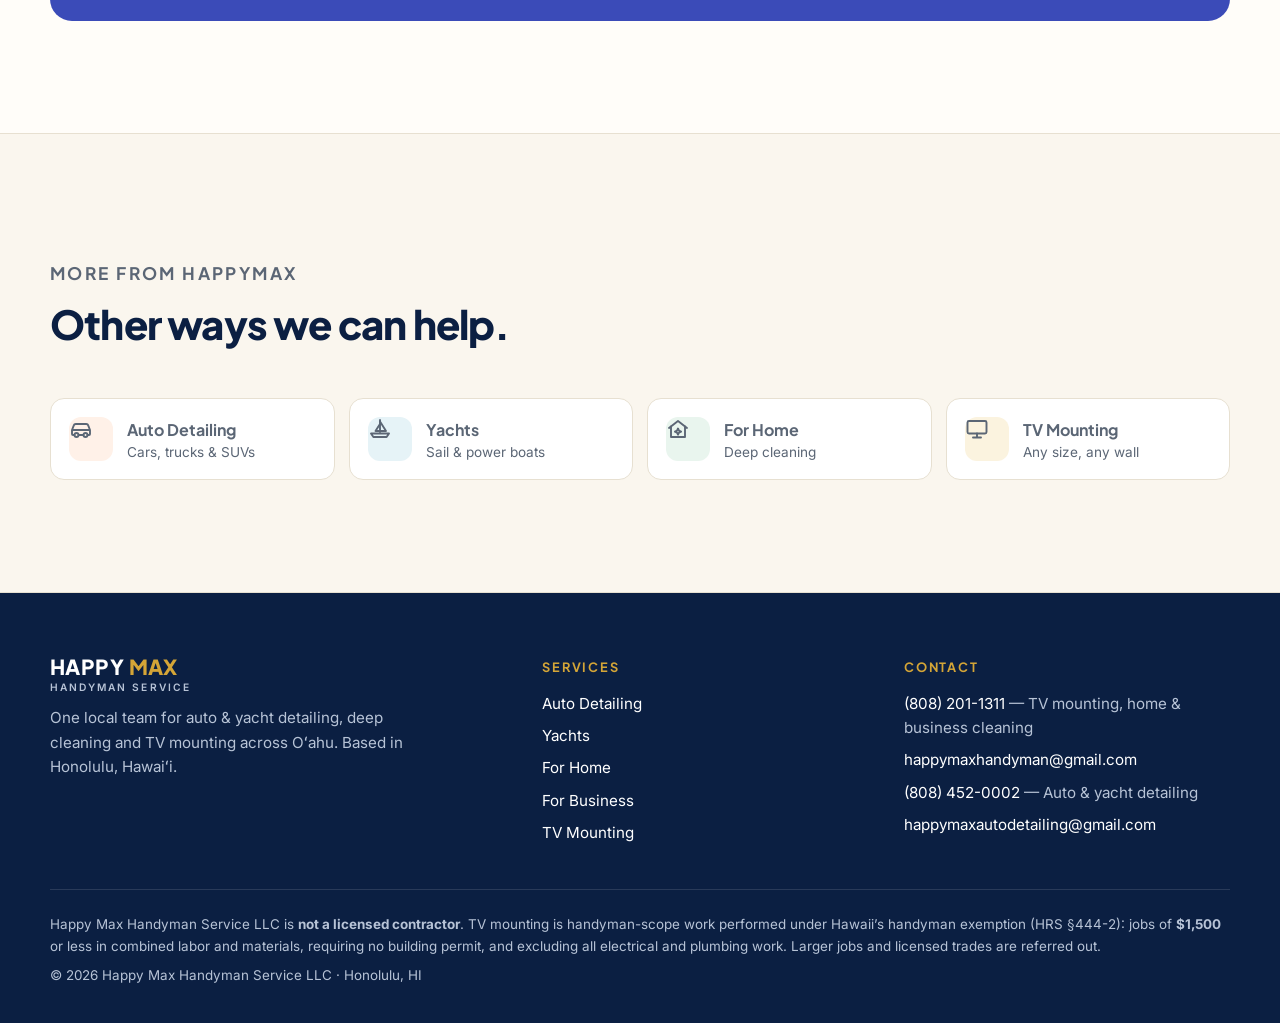
<file: business-cleaning/index.html>
<!doctype html>
<html lang="en">
<head>
  <meta charset="utf-8">
  <meta name="viewport" content="width=device-width, initial-scale=1, viewport-fit=cover">
  <title>Commercial Cleaning for Businesses on Oʻahu — HappyMax</title>
  <meta name="description" content="Commercial cleaning on Oʻahu for offices, retail spaces, vacation rentals and property managers — one-time or recurring, scheduled around your hours.">
  <meta name="theme-color" content="#0b1f42">
  <meta property="og:type" content="website">
  <meta property="og:title" content="Commercial Cleaning for Businesses on Oʻahu — HappyMax">
  <meta property="og:description" content="Commercial cleaning on Oʻahu for offices, retail spaces, vacation rentals and property managers — one-time or recurring, scheduled around your hours.">
  <link rel="icon" href="../assets/img/favicon.png" type="image/png">
  <link rel="apple-touch-icon" href="../assets/img/icon-192.png">
  <link rel="preconnect" href="https://fonts.googleapis.com">
  <link rel="preconnect" href="https://fonts.gstatic.com" crossorigin>
  <link href="https://fonts.googleapis.com/css2?family=Inter:wght@400;500;600&amp;family=Plus+Jakarta+Sans:wght@600;700;800&amp;display=swap" rel="stylesheet">
  <link rel="stylesheet" href="../assets/css/style.css?v=20261119">
</head>
<body class="t-business-cleaning">
  <a class="skip" href="#main">Skip to content</a>

  <header class="site-header">
    <div class="container header-row">
      <a class="brand" href="../" aria-label="HappyMax Handyman Service — home"><img src="../assets/img/logo-mark.png" width="42" height="42" alt=""><span class="brand-text"><span class="brand-name">HAPPY <b>MAX</b></span><span class="brand-sub">Handyman Service</span></span></a>
      <nav class="tabs" aria-label="Services">
        <a class="tab t-auto-detailing" href="../auto-detailing/"><svg class="i" viewBox="0 0 24 24" aria-hidden="true"><path d="M3 13l1.8-4.6A2 2 0 0 1 6.7 7h10.6a2 2 0 0 1 1.9 1.4L21 13v4a1 1 0 0 1-1 1h-1.5M3 13v4a1 1 0 0 0 1 1h1.5M3 13h18M9.5 18h5"/><circle cx="7.5" cy="18" r="2"/><circle cx="16.5" cy="18" r="2"/></svg><span>Auto Detailing</span></a><a class="tab t-yachts" href="../yachts/"><svg class="i" viewBox="0 0 24 24" aria-hidden="true"><path d="M12 3v12"/><path d="M12 4.5l6 9.5h-6"/><path d="M12 7l-4.5 7H12"/><path d="M3 16.5h18l-2.4 3.5H5.4z"/></svg><span>Yachts</span></a><a class="tab t-home-cleaning" href="../home-cleaning/"><svg class="i" viewBox="0 0 24 24" aria-hidden="true"><path d="M3 11l9-7 9 7"/><path d="M5 9.5V20h14V9.5"/><path d="M12 11.5l1 2.1 2.1 1-2.1 1-1 2.1-1-2.1-2.1-1 2.1-1z"/></svg><span>For Home</span></a><a class="tab t-business-cleaning" href="../business-cleaning/" aria-current="page"><svg class="i" viewBox="0 0 24 24" aria-hidden="true"><rect x="4" y="3" width="11" height="18" rx="1"/><path d="M15 9h4a1 1 0 0 1 1 1v11h-5M7.5 7h1M11 7h1M7.5 11h1M11 11h1M7.5 15h1M11 15h1M8.5 21v-3h2v3"/></svg><span>For Business</span></a><a class="tab t-tv-mounting" href="../tv-mounting/"><svg class="i" viewBox="0 0 24 24" aria-hidden="true"><rect x="2.5" y="4" width="19" height="12.5" rx="1.5"/><path d="M8 20.5h8M12 16.5v4"/></svg><span>TV Mounting</span></a>
      </nav>
      <a class="btn btn-sm btn-accent header-call" href="tel:+18082011311" aria-label="Call (808) 201-1311"><svg class="i" viewBox="0 0 24 24" aria-hidden="true"><path d="M5 4h4l2 5-2.5 1.5a11 11 0 0 0 5 5L15 13l5 2v4a2 2 0 0 1-2 2A16 16 0 0 1 3 6a2 2 0 0 1 2-2"/></svg><span class="num">(808) 201-1311</span><span class="lbl">Call</span></a>
    </div>
  </header>

  <main id="main">
    <section class="page-hero">
      <div class="container page-hero-grid">
        <div>
          <nav class="crumbs" aria-label="Breadcrumb"><a href="../">HappyMax</a><span aria-hidden="true">/</span><span>For Business</span></nav>
          <p class="eyebrow"><svg class="i" viewBox="0 0 24 24" aria-hidden="true"><rect x="4" y="3" width="11" height="18" rx="1"/><path d="M15 9h4a1 1 0 0 1 1 1v11h-5M7.5 7h1M11 7h1M7.5 11h1M11 11h1M7.5 15h1M11 15h1M8.5 21v-3h2v3"/></svg>For Business · Commercial Cleaning</p>
          <h1>Commercial cleaning that keeps your business guest-ready.</h1>
          <p class="lede">Office, retail and vacation-rental cleaning on a schedule that suits you — before opening, after closing or between guests — across Oʻahu.</p>
          <div class="cta-row"><a class="btn btn-accent btn-lg" href="tel:+18082011311"><svg class="i" viewBox="0 0 24 24" aria-hidden="true"><path d="M5 4h4l2 5-2.5 1.5a11 11 0 0 0 5 5L15 13l5 2v4a2 2 0 0 1-2 2A16 16 0 0 1 3 6a2 2 0 0 1 2-2"/></svg>Call (808) 201-1311</a><a class="btn btn-outline btn-lg" href="sms:+18082011311"><svg class="i" viewBox="0 0 24 24" aria-hidden="true"><path d="M4 5h16v11H9l-5 4z"/><path d="M8 9.5h8M8 12.5h5"/></svg>Text us</a></div>
          <a class="hero-mail" href="mailto:happymaxhandyman@gmail.com"><svg class="i" viewBox="0 0 24 24" aria-hidden="true"><rect x="3" y="5" width="18" height="14" rx="2"/><path d="M3.5 7l8.5 6 8.5-6"/></svg>happymaxhandyman@gmail.com</a>
        </div>
        <div class="hero-art" aria-hidden="true"><div class="hero-art-icon"><svg class="i" viewBox="0 0 24 24" aria-hidden="true"><rect x="4" y="3" width="11" height="18" rx="1"/><path d="M15 9h4a1 1 0 0 1 1 1v11h-5M7.5 7h1M11 7h1M7.5 11h1M11 11h1M7.5 15h1M11 15h1M8.5 21v-3h2v3"/></svg></div><p class="hero-art-title">Most requested</p><ul class="hero-art-list"><li><svg class="i" viewBox="0 0 24 24" aria-hidden="true"><path d="M5 12.5l4.5 4.5L19 7.5"/></svg><span>Office Cleaning</span></li><li><svg class="i" viewBox="0 0 24 24" aria-hidden="true"><path d="M5 12.5l4.5 4.5L19 7.5"/></svg><span>Retail &amp; Showrooms</span></li><li><svg class="i" viewBox="0 0 24 24" aria-hidden="true"><path d="M5 12.5l4.5 4.5L19 7.5"/></svg><span>Vacation Rental Turnovers</span></li></ul></div>
      </div>
    </section>

    <section class="section">
      <div class="container">
        <div class="section-head">
          <p class="eyebrow">What we do</p>
          <h2>First impressions, handled.</h2>
        </div>
        <div class="items-grid"><div class="item"><div class="item-mark"><svg class="i" viewBox="0 0 24 24" aria-hidden="true"><path d="M5 12.5l4.5 4.5L19 7.5"/></svg></div><h3>Office Cleaning</h3><p>Desks, kitchens, restrooms, floors and trash — a clean, healthy workspace for your team.</p></div><div class="item"><div class="item-mark"><svg class="i" viewBox="0 0 24 24" aria-hidden="true"><path d="M5 12.5l4.5 4.5L19 7.5"/></svg></div><h3>Retail &amp; Showrooms</h3><p>Floors, glass, fitting rooms and displays kept spotless for your customers.</p></div><div class="item"><div class="item-mark"><svg class="i" viewBox="0 0 24 24" aria-hidden="true"><path d="M5 12.5l4.5 4.5L19 7.5"/></svg></div><h3>Vacation Rental Turnovers</h3><p>Thorough cleaning between guests, so every check-in feels like the first.</p></div><div class="item"><div class="item-mark"><svg class="i" viewBox="0 0 24 24" aria-hidden="true"><path d="M5 12.5l4.5 4.5L19 7.5"/></svg></div><h3>Move-Out &amp; End-of-Lease</h3><p>Empty units and suites cleaned and ready for the next tenant.</p></div><div class="item"><div class="item-mark"><svg class="i" viewBox="0 0 24 24" aria-hidden="true"><path d="M5 12.5l4.5 4.5L19 7.5"/></svg></div><h3>Post-Construction Cleanup</h3><p>Dust and debris cleared after a build-out or renovation, ready for opening day.</p></div><div class="item"><div class="item-mark"><svg class="i" viewBox="0 0 24 24" aria-hidden="true"><path d="M5 12.5l4.5 4.5L19 7.5"/></svg></div><h3>Common Areas</h3><p>Lobbies, hallways, stairwells and shared restrooms for property managers and associations.</p></div></div>
        <div class="note"><svg class="i" viewBox="0 0 24 24" aria-hidden="true"><rect x="2.5" y="4" width="19" height="12.5" rx="1.5"/><path d="M8 20.5h8M12 16.5v4"/></svg><p>Need TVs or displays mounted in your office, lobby or restaurant? <a href="../tv-mounting/">See TV mounting</a>.</p></div>
      </div>
    </section>

    <section class="section section-alt">
      <div class="container">
        <div class="section-head">
          <p class="eyebrow">How it works</p>
          <h2>Simple from first message to finished job.</h2>
        </div>
        <ol class="steps"><li class="step"><h3>Tell us about the space</h3><p>Type and size of the space, your hours and what matters most.</p></li><li class="step"><h3>Get a plan &amp; quote</h3><p>One-time or recurring — daily, weekly or monthly, scheduled around your hours.</p></li><li class="step"><h3>Same standard every visit</h3><p>A clear checklist for your space, so you always know what you’re getting.</p></li></ol>
      </div>
    </section>

    <section class="section">
      <div class="container">
        <div class="section-head">
          <p class="eyebrow">Questions</p>
          <h2>Good to know.</h2>
        </div>
        <div class="faq"><details><summary>Can you clean outside business hours?<svg class="i" viewBox="0 0 24 24" aria-hidden="true"><path d="M12 5v14M5 12h14"/></svg></summary><p>Usually, yes — tell us your hours and we’ll find a time that stays out of your customers’ way.</p></details><details><summary>Do you offer recurring service?<svg class="i" viewBox="0 0 24 24" aria-hidden="true"><path d="M12 5v14M5 12h14"/></svg></summary><p>Yes: one-time, weekly, bi-weekly or monthly. We’ll set up a schedule that fits your space.</p></details><details><summary>Do you clean vacation rentals?<svg class="i" viewBox="0 0 24 24" aria-hidden="true"><path d="M12 5v14M5 12h14"/></svg></summary><p>Yes. Share your booking calendar and we’ll plan cleanings around check-outs and check-ins.</p></details></div>
      </div>
    </section>

    <section class="section" style="padding-top:0">
      <div class="container">
        <div class="cta-band">
          <h2>Ready when you are.</h2>
          <p>Call, text or email — tell us what you need and we’ll take it from there.</p>
          <div class="cta-row"><a class="btn btn-white btn-lg" href="tel:+18082011311"><svg class="i" viewBox="0 0 24 24" aria-hidden="true"><path d="M5 4h4l2 5-2.5 1.5a11 11 0 0 0 5 5L15 13l5 2v4a2 2 0 0 1-2 2A16 16 0 0 1 3 6a2 2 0 0 1 2-2"/></svg>Call (808) 201-1311</a><a class="btn btn-outline-light btn-lg" href="sms:+18082011311"><svg class="i" viewBox="0 0 24 24" aria-hidden="true"><path d="M4 5h16v11H9l-5 4z"/><path d="M8 9.5h8M8 12.5h5"/></svg>Text us</a></div>
        </div>
      </div>
    </section>

    <section class="section section-alt">
      <div class="container">
        <div class="section-head">
          <p class="eyebrow">More from HappyMax</p>
          <h2>Other ways we can help.</h2>
        </div>
        <div class="more-grid"><a class="more-card t-auto-detailing" href="../auto-detailing/"><span class="tile-icon"><svg class="i" viewBox="0 0 24 24" aria-hidden="true"><path d="M3 13l1.8-4.6A2 2 0 0 1 6.7 7h10.6a2 2 0 0 1 1.9 1.4L21 13v4a1 1 0 0 1-1 1h-1.5M3 13v4a1 1 0 0 0 1 1h1.5M3 13h18M9.5 18h5"/><circle cx="7.5" cy="18" r="2"/><circle cx="16.5" cy="18" r="2"/></svg></span><span><strong>Auto Detailing</strong><span>Cars, trucks &amp; SUVs</span></span></a><a class="more-card t-yachts" href="../yachts/"><span class="tile-icon"><svg class="i" viewBox="0 0 24 24" aria-hidden="true"><path d="M12 3v12"/><path d="M12 4.5l6 9.5h-6"/><path d="M12 7l-4.5 7H12"/><path d="M3 16.5h18l-2.4 3.5H5.4z"/></svg></span><span><strong>Yachts</strong><span>Sail &amp; power boats</span></span></a><a class="more-card t-home-cleaning" href="../home-cleaning/"><span class="tile-icon"><svg class="i" viewBox="0 0 24 24" aria-hidden="true"><path d="M3 11l9-7 9 7"/><path d="M5 9.5V20h14V9.5"/><path d="M12 11.5l1 2.1 2.1 1-2.1 1-1 2.1-1-2.1-2.1-1 2.1-1z"/></svg></span><span><strong>For Home</strong><span>Deep cleaning</span></span></a><a class="more-card t-tv-mounting" href="../tv-mounting/"><span class="tile-icon"><svg class="i" viewBox="0 0 24 24" aria-hidden="true"><rect x="2.5" y="4" width="19" height="12.5" rx="1.5"/><path d="M8 20.5h8M12 16.5v4"/></svg></span><span><strong>TV Mounting</strong><span>Any size, any wall</span></span></a></div>
      </div>
    </section>
  </main>

  <footer class="site-footer">
    <div class="container">
      <div class="footer-grid">
        <div class="footer-brand">
          <span class="brand-text"><span class="brand-name">HAPPY <b>MAX</b></span><span class="brand-sub">Handyman Service</span></span>
          <p>One local team for auto &amp; yacht detailing, deep cleaning and TV mounting across Oʻahu. Based in Honolulu, Hawaiʻi.</p>
        </div>
        <div>
          <h4>Services</h4>
          <ul><li><a href="../auto-detailing/">Auto Detailing</a></li><li><a href="../yachts/">Yachts</a></li><li><a href="../home-cleaning/">For Home</a></li><li><a href="../business-cleaning/">For Business</a></li><li><a href="../tv-mounting/">TV Mounting</a></li></ul>
        </div>
        <div>
          <h4>Contact</h4>
          <ul>
            <li><a href="tel:+18082011311">(808) 201-1311</a> — TV mounting, home &amp; business cleaning</li>
            <li><a href="mailto:happymaxhandyman@gmail.com">happymaxhandyman@gmail.com</a></li>
            <li><a href="tel:+18084520002">(808) 452-0002</a> — Auto &amp; yacht detailing</li>
            <li><a href="mailto:happymaxautodetailing@gmail.com">happymaxautodetailing@gmail.com</a></li>
          </ul>
        </div>
      </div>
      <div class="footer-legal">
        <p>Happy Max Handyman Service LLC is <strong>not a licensed contractor</strong>. TV mounting is handyman-scope work performed under Hawaii’s handyman exemption (HRS&nbsp;§444-2): jobs of <strong>$1,500</strong> or less in combined labor and materials, requiring no building permit, and excluding all electrical and plumbing work. Larger jobs and licensed trades are referred out.</p>
        <p>© 2026 Happy Max Handyman Service LLC · Honolulu, HI</p>
      </div>
    </div>
  </footer>
</body>
</html>
</file>
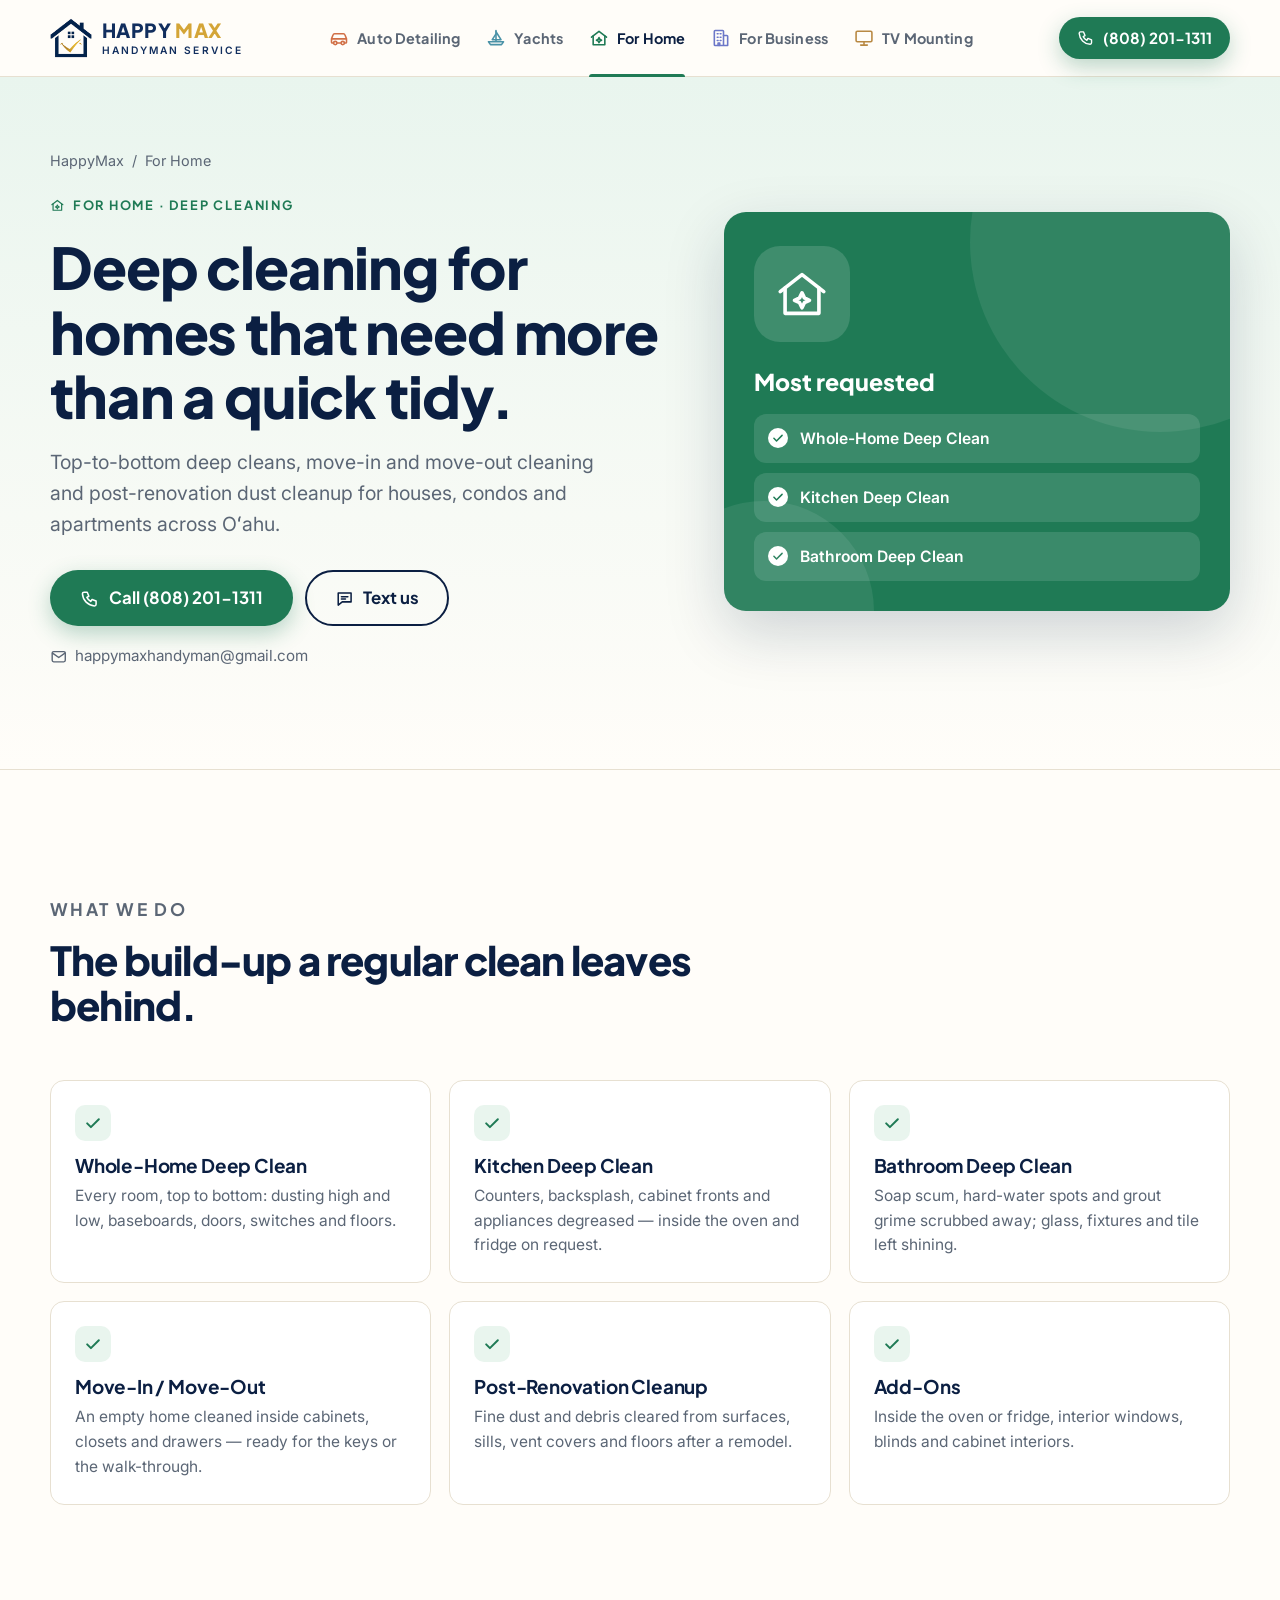
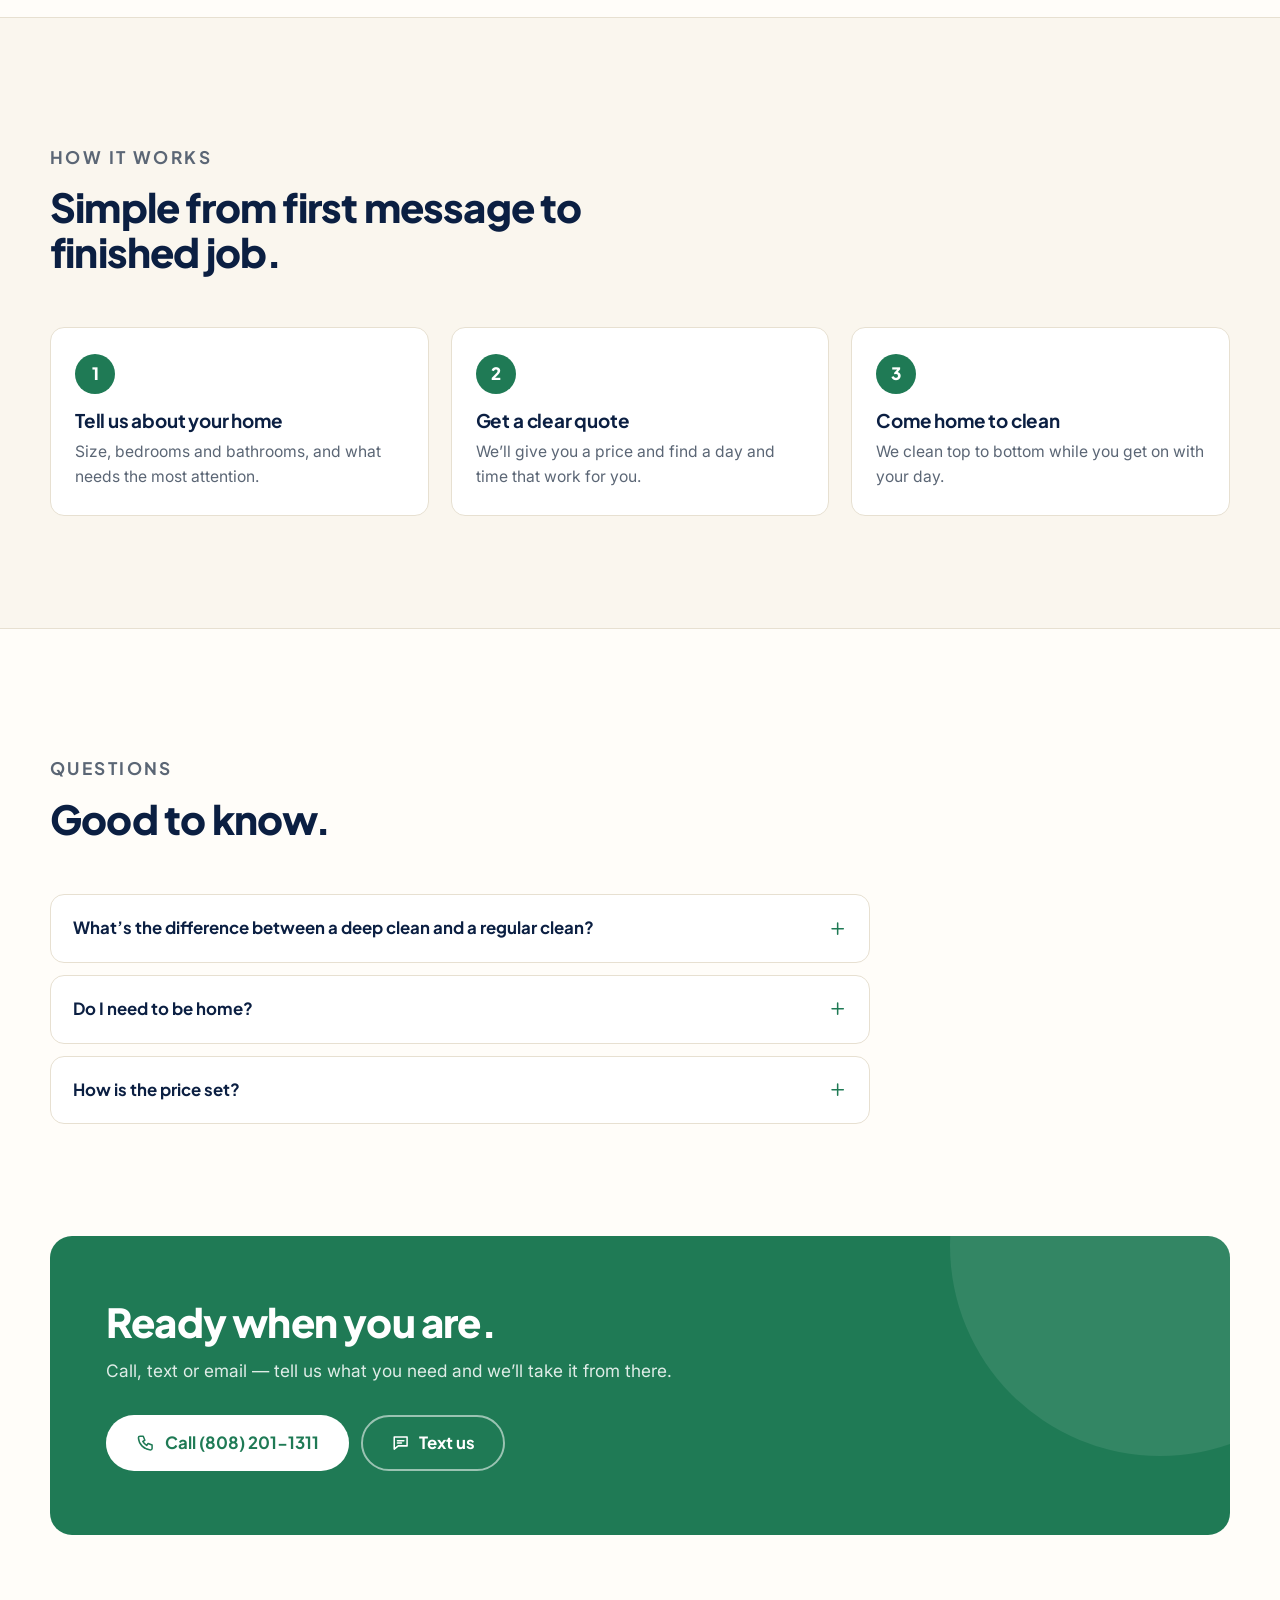
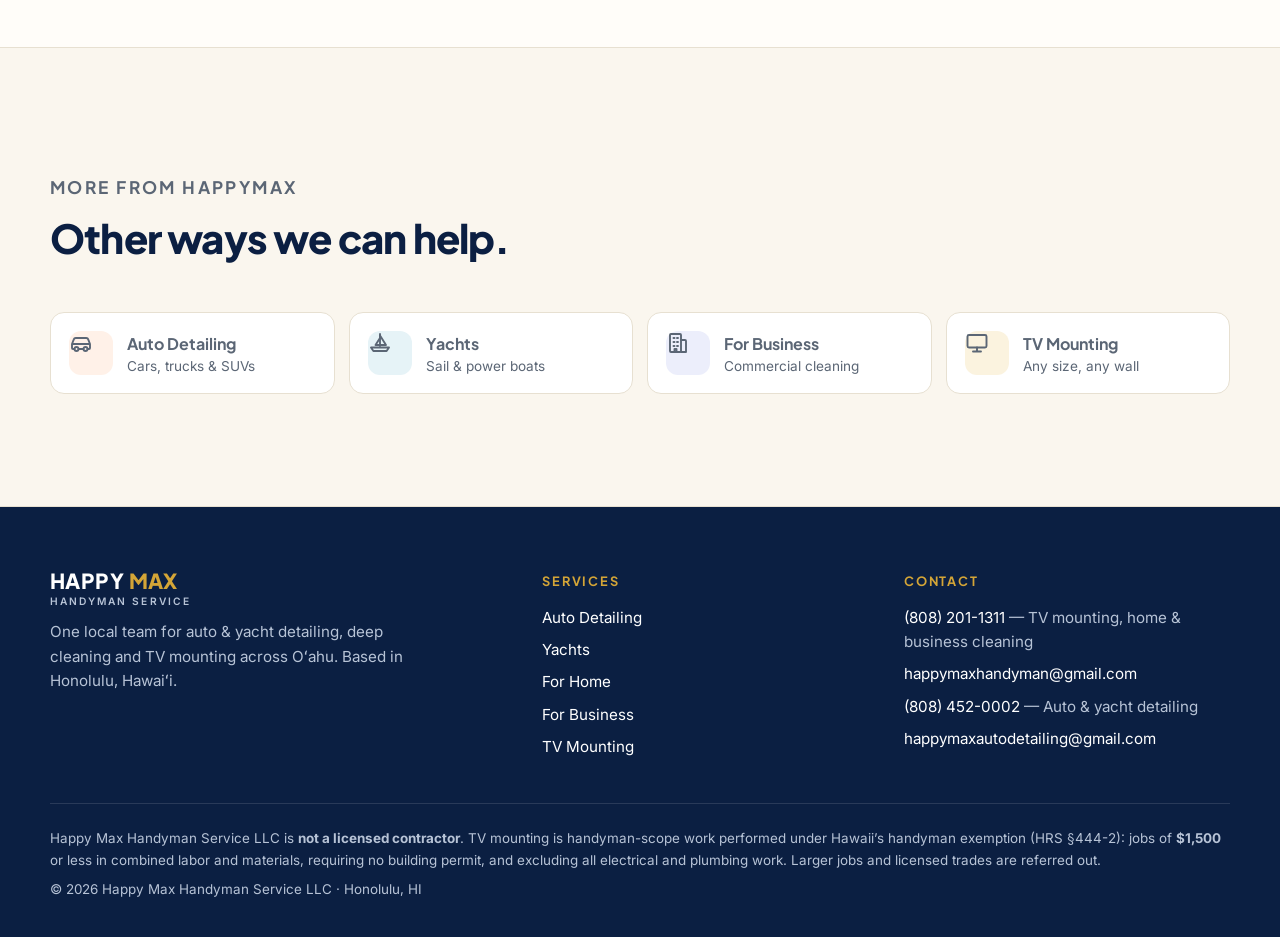
<file: home-cleaning/index.html>
<!doctype html>
<html lang="en">
<head>
  <meta charset="utf-8">
  <meta name="viewport" content="width=device-width, initial-scale=1, viewport-fit=cover">
  <title>Home Deep Cleaning on Oʻahu — HappyMax</title>
  <meta name="description" content="Deep cleaning for houses, condos and apartments on Oʻahu: top-to-bottom deep cleans, kitchens and bathrooms, move-in / move-out and post-renovation cleanup.">
  <meta name="theme-color" content="#0b1f42">
  <meta property="og:type" content="website">
  <meta property="og:title" content="Home Deep Cleaning on Oʻahu — HappyMax">
  <meta property="og:description" content="Deep cleaning for houses, condos and apartments on Oʻahu: top-to-bottom deep cleans, kitchens and bathrooms, move-in / move-out and post-renovation cleanup.">
  <link rel="icon" href="../assets/img/favicon.png" type="image/png">
  <link rel="apple-touch-icon" href="../assets/img/icon-192.png">
  <link rel="preconnect" href="https://fonts.googleapis.com">
  <link rel="preconnect" href="https://fonts.gstatic.com" crossorigin>
  <link href="https://fonts.googleapis.com/css2?family=Inter:wght@400;500;600&amp;family=Plus+Jakarta+Sans:wght@600;700;800&amp;display=swap" rel="stylesheet">
  <link rel="stylesheet" href="../assets/css/style.css?v=20261119">
</head>
<body class="t-home-cleaning">
  <a class="skip" href="#main">Skip to content</a>

  <header class="site-header">
    <div class="container header-row">
      <a class="brand" href="../" aria-label="HappyMax Handyman Service — home"><img src="../assets/img/logo-mark.png" width="42" height="42" alt=""><span class="brand-text"><span class="brand-name">HAPPY <b>MAX</b></span><span class="brand-sub">Handyman Service</span></span></a>
      <nav class="tabs" aria-label="Services">
        <a class="tab t-auto-detailing" href="../auto-detailing/"><svg class="i" viewBox="0 0 24 24" aria-hidden="true"><path d="M3 13l1.8-4.6A2 2 0 0 1 6.7 7h10.6a2 2 0 0 1 1.9 1.4L21 13v4a1 1 0 0 1-1 1h-1.5M3 13v4a1 1 0 0 0 1 1h1.5M3 13h18M9.5 18h5"/><circle cx="7.5" cy="18" r="2"/><circle cx="16.5" cy="18" r="2"/></svg><span>Auto Detailing</span></a><a class="tab t-yachts" href="../yachts/"><svg class="i" viewBox="0 0 24 24" aria-hidden="true"><path d="M12 3v12"/><path d="M12 4.5l6 9.5h-6"/><path d="M12 7l-4.5 7H12"/><path d="M3 16.5h18l-2.4 3.5H5.4z"/></svg><span>Yachts</span></a><a class="tab t-home-cleaning" href="../home-cleaning/" aria-current="page"><svg class="i" viewBox="0 0 24 24" aria-hidden="true"><path d="M3 11l9-7 9 7"/><path d="M5 9.5V20h14V9.5"/><path d="M12 11.5l1 2.1 2.1 1-2.1 1-1 2.1-1-2.1-2.1-1 2.1-1z"/></svg><span>For Home</span></a><a class="tab t-business-cleaning" href="../business-cleaning/"><svg class="i" viewBox="0 0 24 24" aria-hidden="true"><rect x="4" y="3" width="11" height="18" rx="1"/><path d="M15 9h4a1 1 0 0 1 1 1v11h-5M7.5 7h1M11 7h1M7.5 11h1M11 11h1M7.5 15h1M11 15h1M8.5 21v-3h2v3"/></svg><span>For Business</span></a><a class="tab t-tv-mounting" href="../tv-mounting/"><svg class="i" viewBox="0 0 24 24" aria-hidden="true"><rect x="2.5" y="4" width="19" height="12.5" rx="1.5"/><path d="M8 20.5h8M12 16.5v4"/></svg><span>TV Mounting</span></a>
      </nav>
      <a class="btn btn-sm btn-accent header-call" href="tel:+18082011311" aria-label="Call (808) 201-1311"><svg class="i" viewBox="0 0 24 24" aria-hidden="true"><path d="M5 4h4l2 5-2.5 1.5a11 11 0 0 0 5 5L15 13l5 2v4a2 2 0 0 1-2 2A16 16 0 0 1 3 6a2 2 0 0 1 2-2"/></svg><span class="num">(808) 201-1311</span><span class="lbl">Call</span></a>
    </div>
  </header>

  <main id="main">
    <section class="page-hero">
      <div class="container page-hero-grid">
        <div>
          <nav class="crumbs" aria-label="Breadcrumb"><a href="../">HappyMax</a><span aria-hidden="true">/</span><span>For Home</span></nav>
          <p class="eyebrow"><svg class="i" viewBox="0 0 24 24" aria-hidden="true"><path d="M3 11l9-7 9 7"/><path d="M5 9.5V20h14V9.5"/><path d="M12 11.5l1 2.1 2.1 1-2.1 1-1 2.1-1-2.1-2.1-1 2.1-1z"/></svg>For Home · Deep Cleaning</p>
          <h1>Deep cleaning for homes that need more than a quick tidy.</h1>
          <p class="lede">Top-to-bottom deep cleans, move-in and move-out cleaning and post-renovation dust cleanup for houses, condos and apartments across Oʻahu.</p>
          <div class="cta-row"><a class="btn btn-accent btn-lg" href="tel:+18082011311"><svg class="i" viewBox="0 0 24 24" aria-hidden="true"><path d="M5 4h4l2 5-2.5 1.5a11 11 0 0 0 5 5L15 13l5 2v4a2 2 0 0 1-2 2A16 16 0 0 1 3 6a2 2 0 0 1 2-2"/></svg>Call (808) 201-1311</a><a class="btn btn-outline btn-lg" href="sms:+18082011311"><svg class="i" viewBox="0 0 24 24" aria-hidden="true"><path d="M4 5h16v11H9l-5 4z"/><path d="M8 9.5h8M8 12.5h5"/></svg>Text us</a></div>
          <a class="hero-mail" href="mailto:happymaxhandyman@gmail.com"><svg class="i" viewBox="0 0 24 24" aria-hidden="true"><rect x="3" y="5" width="18" height="14" rx="2"/><path d="M3.5 7l8.5 6 8.5-6"/></svg>happymaxhandyman@gmail.com</a>
        </div>
        <div class="hero-art" aria-hidden="true"><div class="hero-art-icon"><svg class="i" viewBox="0 0 24 24" aria-hidden="true"><path d="M3 11l9-7 9 7"/><path d="M5 9.5V20h14V9.5"/><path d="M12 11.5l1 2.1 2.1 1-2.1 1-1 2.1-1-2.1-2.1-1 2.1-1z"/></svg></div><p class="hero-art-title">Most requested</p><ul class="hero-art-list"><li><svg class="i" viewBox="0 0 24 24" aria-hidden="true"><path d="M5 12.5l4.5 4.5L19 7.5"/></svg><span>Whole-Home Deep Clean</span></li><li><svg class="i" viewBox="0 0 24 24" aria-hidden="true"><path d="M5 12.5l4.5 4.5L19 7.5"/></svg><span>Kitchen Deep Clean</span></li><li><svg class="i" viewBox="0 0 24 24" aria-hidden="true"><path d="M5 12.5l4.5 4.5L19 7.5"/></svg><span>Bathroom Deep Clean</span></li></ul></div>
      </div>
    </section>

    <section class="section">
      <div class="container">
        <div class="section-head">
          <p class="eyebrow">What we do</p>
          <h2>The build-up a regular clean leaves behind.</h2>
        </div>
        <div class="items-grid"><div class="item"><div class="item-mark"><svg class="i" viewBox="0 0 24 24" aria-hidden="true"><path d="M5 12.5l4.5 4.5L19 7.5"/></svg></div><h3>Whole-Home Deep Clean</h3><p>Every room, top to bottom: dusting high and low, baseboards, doors, switches and floors.</p></div><div class="item"><div class="item-mark"><svg class="i" viewBox="0 0 24 24" aria-hidden="true"><path d="M5 12.5l4.5 4.5L19 7.5"/></svg></div><h3>Kitchen Deep Clean</h3><p>Counters, backsplash, cabinet fronts and appliances degreased — inside the oven and fridge on request.</p></div><div class="item"><div class="item-mark"><svg class="i" viewBox="0 0 24 24" aria-hidden="true"><path d="M5 12.5l4.5 4.5L19 7.5"/></svg></div><h3>Bathroom Deep Clean</h3><p>Soap scum, hard-water spots and grout grime scrubbed away; glass, fixtures and tile left shining.</p></div><div class="item"><div class="item-mark"><svg class="i" viewBox="0 0 24 24" aria-hidden="true"><path d="M5 12.5l4.5 4.5L19 7.5"/></svg></div><h3>Move-In / Move-Out</h3><p>An empty home cleaned inside cabinets, closets and drawers — ready for the keys or the walk-through.</p></div><div class="item"><div class="item-mark"><svg class="i" viewBox="0 0 24 24" aria-hidden="true"><path d="M5 12.5l4.5 4.5L19 7.5"/></svg></div><h3>Post-Renovation Cleanup</h3><p>Fine dust and debris cleared from surfaces, sills, vent covers and floors after a remodel.</p></div><div class="item"><div class="item-mark"><svg class="i" viewBox="0 0 24 24" aria-hidden="true"><path d="M5 12.5l4.5 4.5L19 7.5"/></svg></div><h3>Add-Ons</h3><p>Inside the oven or fridge, interior windows, blinds and cabinet interiors.</p></div></div>
        
      </div>
    </section>

    <section class="section section-alt">
      <div class="container">
        <div class="section-head">
          <p class="eyebrow">How it works</p>
          <h2>Simple from first message to finished job.</h2>
        </div>
        <ol class="steps"><li class="step"><h3>Tell us about your home</h3><p>Size, bedrooms and bathrooms, and what needs the most attention.</p></li><li class="step"><h3>Get a clear quote</h3><p>We’ll give you a price and find a day and time that work for you.</p></li><li class="step"><h3>Come home to clean</h3><p>We clean top to bottom while you get on with your day.</p></li></ol>
      </div>
    </section>

    <section class="section">
      <div class="container">
        <div class="section-head">
          <p class="eyebrow">Questions</p>
          <h2>Good to know.</h2>
        </div>
        <div class="faq"><details><summary>What’s the difference between a deep clean and a regular clean?<svg class="i" viewBox="0 0 24 24" aria-hidden="true"><path d="M12 5v14M5 12h14"/></svg></summary><p>A regular clean keeps a home tidy. A deep clean goes after the build-up: baseboards, grout, inside and behind appliances, cabinet fronts, switches and the corners a regular clean skips. It’s the right start for a new home, a move-out or a reset after a busy season.</p></details><details><summary>Do I need to be home?<svg class="i" viewBox="0 0 24 24" aria-hidden="true"><path d="M12 5v14M5 12h14"/></svg></summary><p>Not necessarily. If you won’t be there, we’ll arrange access with you ahead of time.</p></details><details><summary>How is the price set?<svg class="i" viewBox="0 0 24 24" aria-hidden="true"><path d="M12 5v14M5 12h14"/></svg></summary><p>It depends on the size of the home, its condition and any add-ons. Tell us the details and you’ll get a quote before any work begins.</p></details></div>
      </div>
    </section>

    <section class="section" style="padding-top:0">
      <div class="container">
        <div class="cta-band">
          <h2>Ready when you are.</h2>
          <p>Call, text or email — tell us what you need and we’ll take it from there.</p>
          <div class="cta-row"><a class="btn btn-white btn-lg" href="tel:+18082011311"><svg class="i" viewBox="0 0 24 24" aria-hidden="true"><path d="M5 4h4l2 5-2.5 1.5a11 11 0 0 0 5 5L15 13l5 2v4a2 2 0 0 1-2 2A16 16 0 0 1 3 6a2 2 0 0 1 2-2"/></svg>Call (808) 201-1311</a><a class="btn btn-outline-light btn-lg" href="sms:+18082011311"><svg class="i" viewBox="0 0 24 24" aria-hidden="true"><path d="M4 5h16v11H9l-5 4z"/><path d="M8 9.5h8M8 12.5h5"/></svg>Text us</a></div>
        </div>
      </div>
    </section>

    <section class="section section-alt">
      <div class="container">
        <div class="section-head">
          <p class="eyebrow">More from HappyMax</p>
          <h2>Other ways we can help.</h2>
        </div>
        <div class="more-grid"><a class="more-card t-auto-detailing" href="../auto-detailing/"><span class="tile-icon"><svg class="i" viewBox="0 0 24 24" aria-hidden="true"><path d="M3 13l1.8-4.6A2 2 0 0 1 6.7 7h10.6a2 2 0 0 1 1.9 1.4L21 13v4a1 1 0 0 1-1 1h-1.5M3 13v4a1 1 0 0 0 1 1h1.5M3 13h18M9.5 18h5"/><circle cx="7.5" cy="18" r="2"/><circle cx="16.5" cy="18" r="2"/></svg></span><span><strong>Auto Detailing</strong><span>Cars, trucks &amp; SUVs</span></span></a><a class="more-card t-yachts" href="../yachts/"><span class="tile-icon"><svg class="i" viewBox="0 0 24 24" aria-hidden="true"><path d="M12 3v12"/><path d="M12 4.5l6 9.5h-6"/><path d="M12 7l-4.5 7H12"/><path d="M3 16.5h18l-2.4 3.5H5.4z"/></svg></span><span><strong>Yachts</strong><span>Sail &amp; power boats</span></span></a><a class="more-card t-business-cleaning" href="../business-cleaning/"><span class="tile-icon"><svg class="i" viewBox="0 0 24 24" aria-hidden="true"><rect x="4" y="3" width="11" height="18" rx="1"/><path d="M15 9h4a1 1 0 0 1 1 1v11h-5M7.5 7h1M11 7h1M7.5 11h1M11 11h1M7.5 15h1M11 15h1M8.5 21v-3h2v3"/></svg></span><span><strong>For Business</strong><span>Commercial cleaning</span></span></a><a class="more-card t-tv-mounting" href="../tv-mounting/"><span class="tile-icon"><svg class="i" viewBox="0 0 24 24" aria-hidden="true"><rect x="2.5" y="4" width="19" height="12.5" rx="1.5"/><path d="M8 20.5h8M12 16.5v4"/></svg></span><span><strong>TV Mounting</strong><span>Any size, any wall</span></span></a></div>
      </div>
    </section>
  </main>

  <footer class="site-footer">
    <div class="container">
      <div class="footer-grid">
        <div class="footer-brand">
          <span class="brand-text"><span class="brand-name">HAPPY <b>MAX</b></span><span class="brand-sub">Handyman Service</span></span>
          <p>One local team for auto &amp; yacht detailing, deep cleaning and TV mounting across Oʻahu. Based in Honolulu, Hawaiʻi.</p>
        </div>
        <div>
          <h4>Services</h4>
          <ul><li><a href="../auto-detailing/">Auto Detailing</a></li><li><a href="../yachts/">Yachts</a></li><li><a href="../home-cleaning/">For Home</a></li><li><a href="../business-cleaning/">For Business</a></li><li><a href="../tv-mounting/">TV Mounting</a></li></ul>
        </div>
        <div>
          <h4>Contact</h4>
          <ul>
            <li><a href="tel:+18082011311">(808) 201-1311</a> — TV mounting, home &amp; business cleaning</li>
            <li><a href="mailto:happymaxhandyman@gmail.com">happymaxhandyman@gmail.com</a></li>
            <li><a href="tel:+18084520002">(808) 452-0002</a> — Auto &amp; yacht detailing</li>
            <li><a href="mailto:happymaxautodetailing@gmail.com">happymaxautodetailing@gmail.com</a></li>
          </ul>
        </div>
      </div>
      <div class="footer-legal">
        <p>Happy Max Handyman Service LLC is <strong>not a licensed contractor</strong>. TV mounting is handyman-scope work performed under Hawaii’s handyman exemption (HRS&nbsp;§444-2): jobs of <strong>$1,500</strong> or less in combined labor and materials, requiring no building permit, and excluding all electrical and plumbing work. Larger jobs and licensed trades are referred out.</p>
        <p>© 2026 Happy Max Handyman Service LLC · Honolulu, HI</p>
      </div>
    </div>
  </footer>
</body>
</html>
</file>
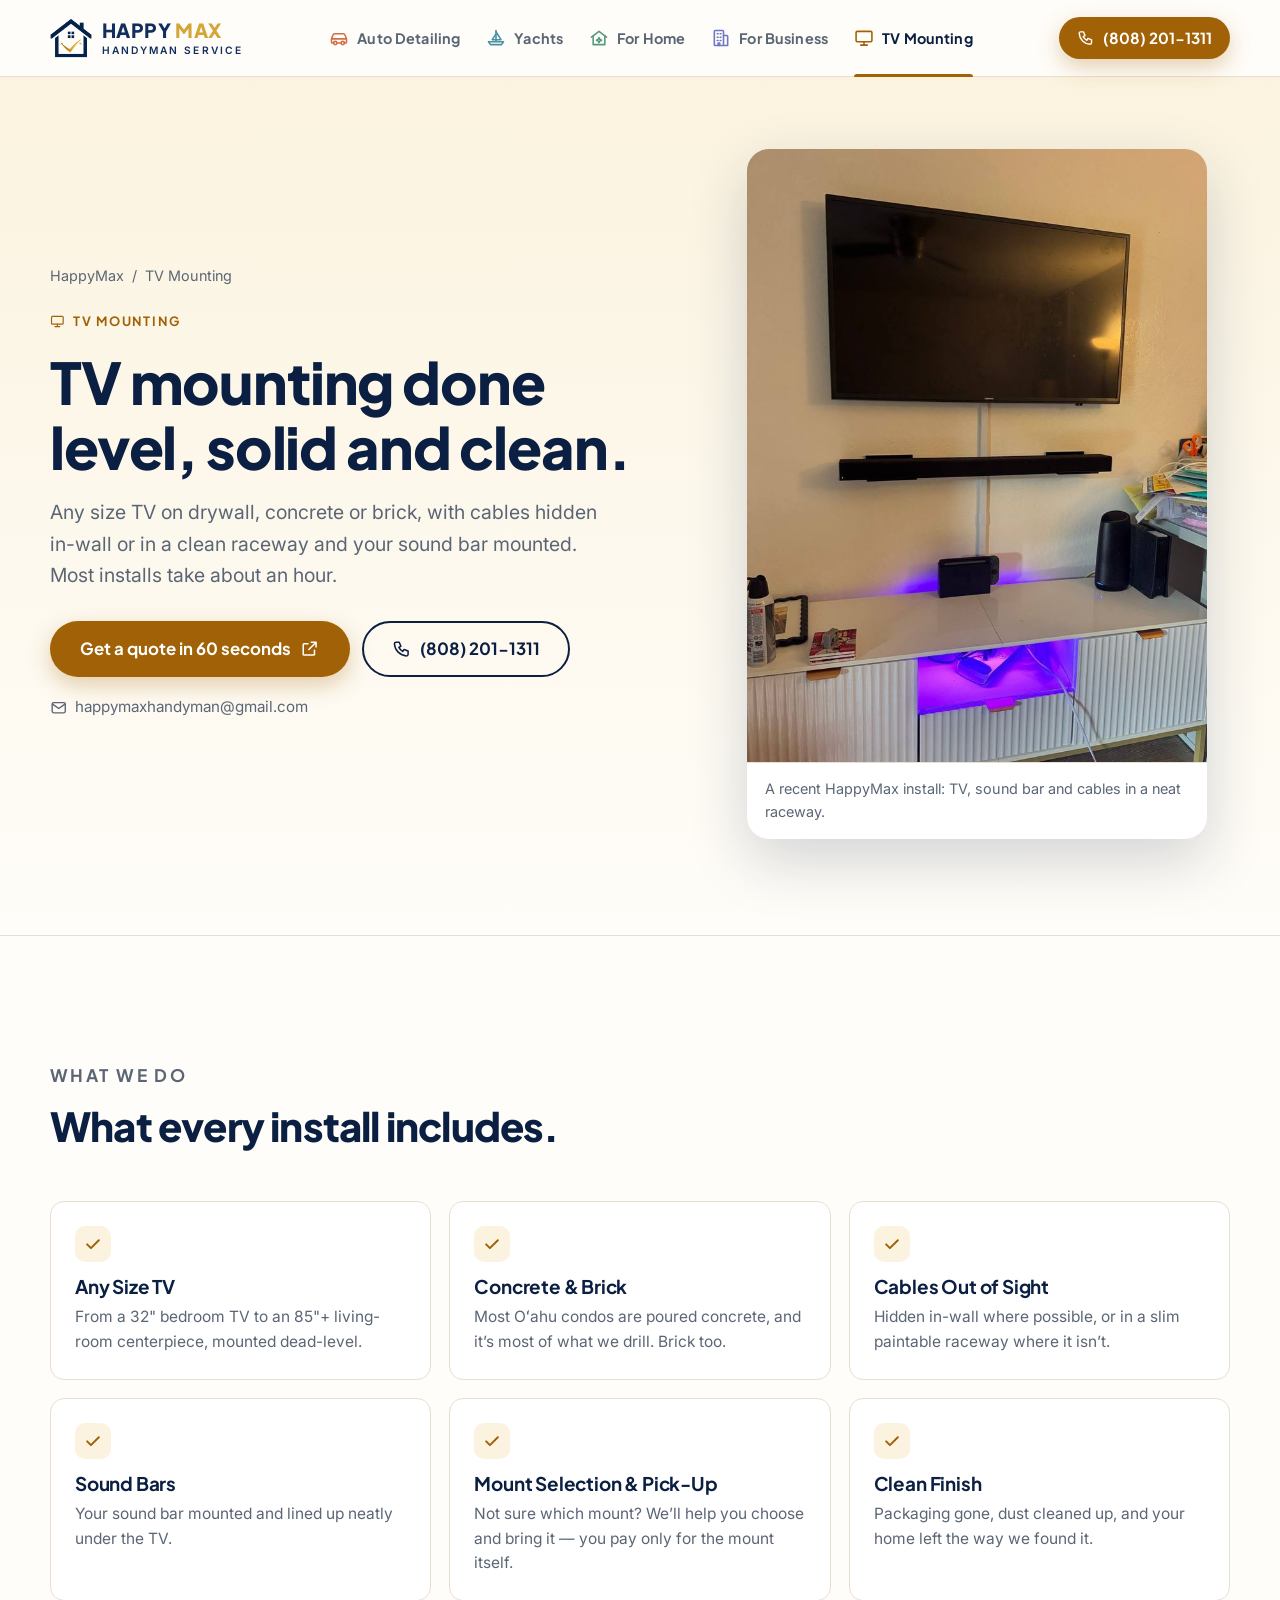
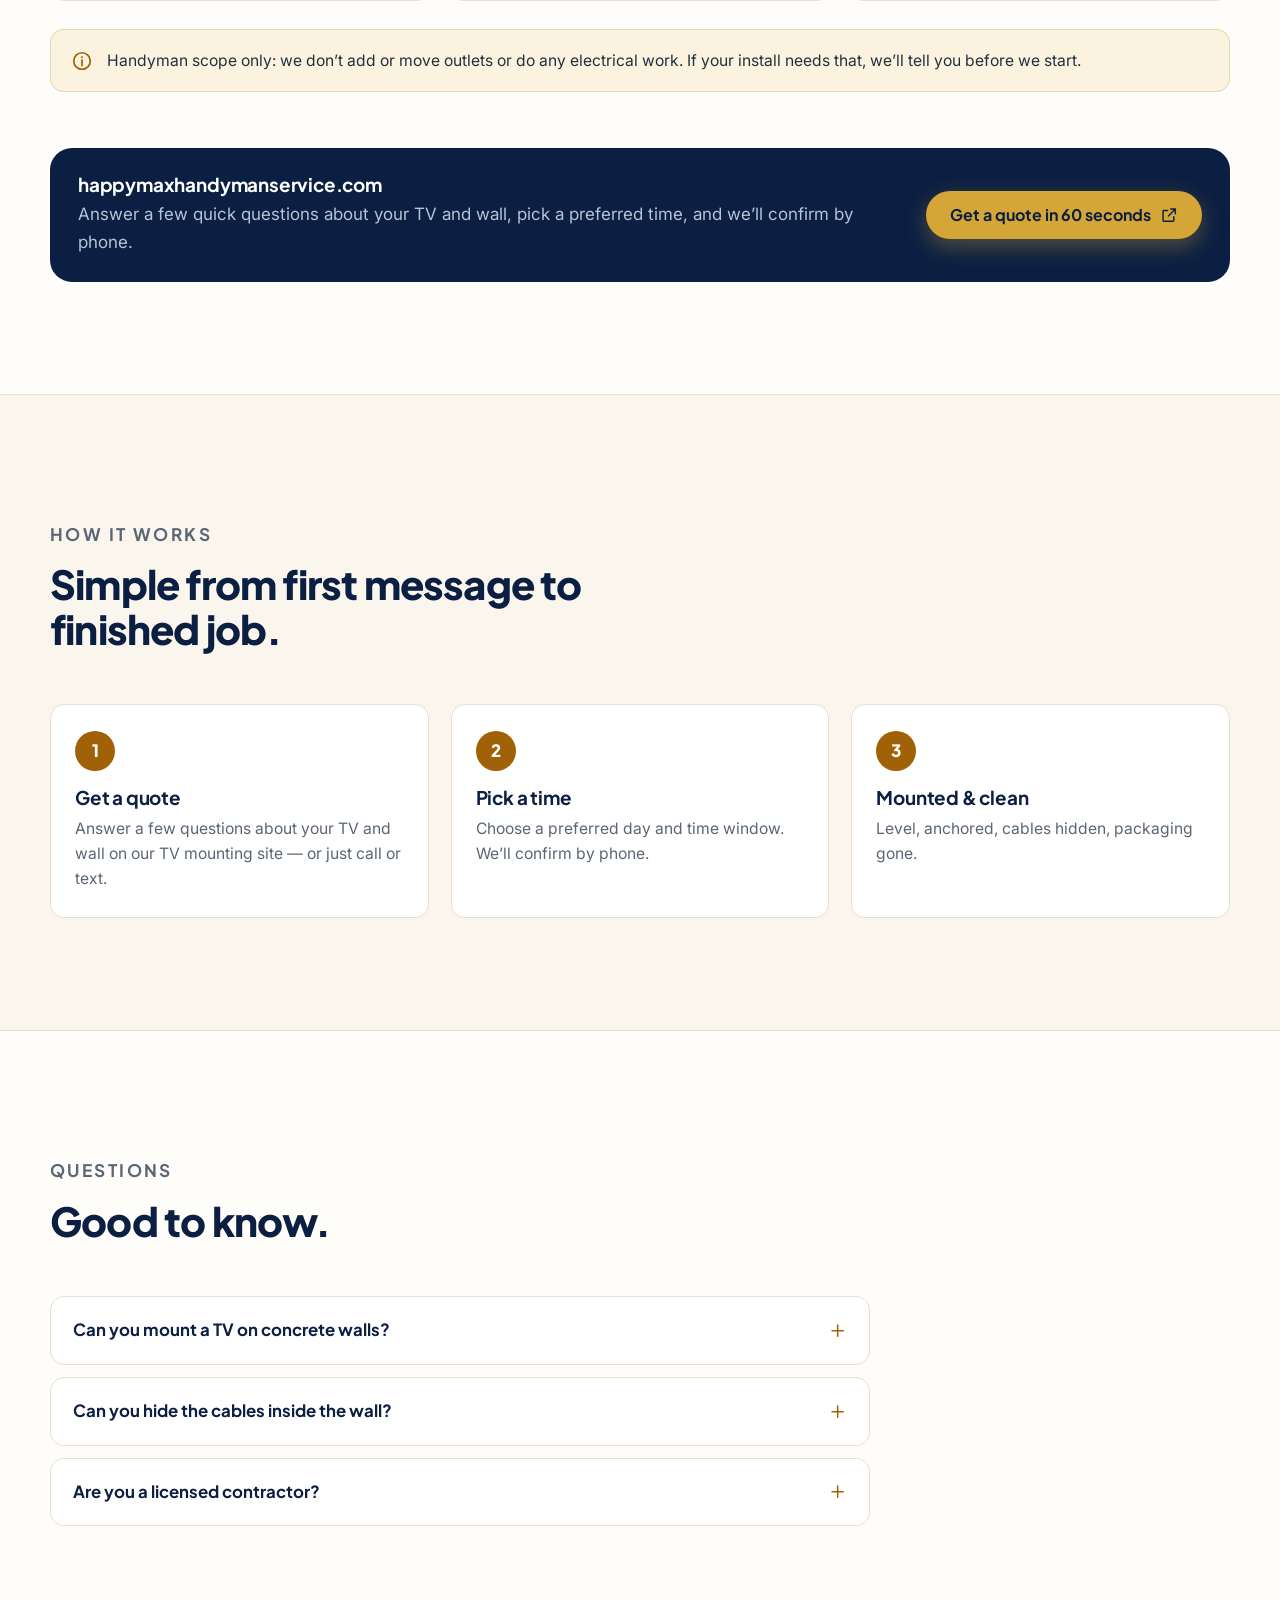
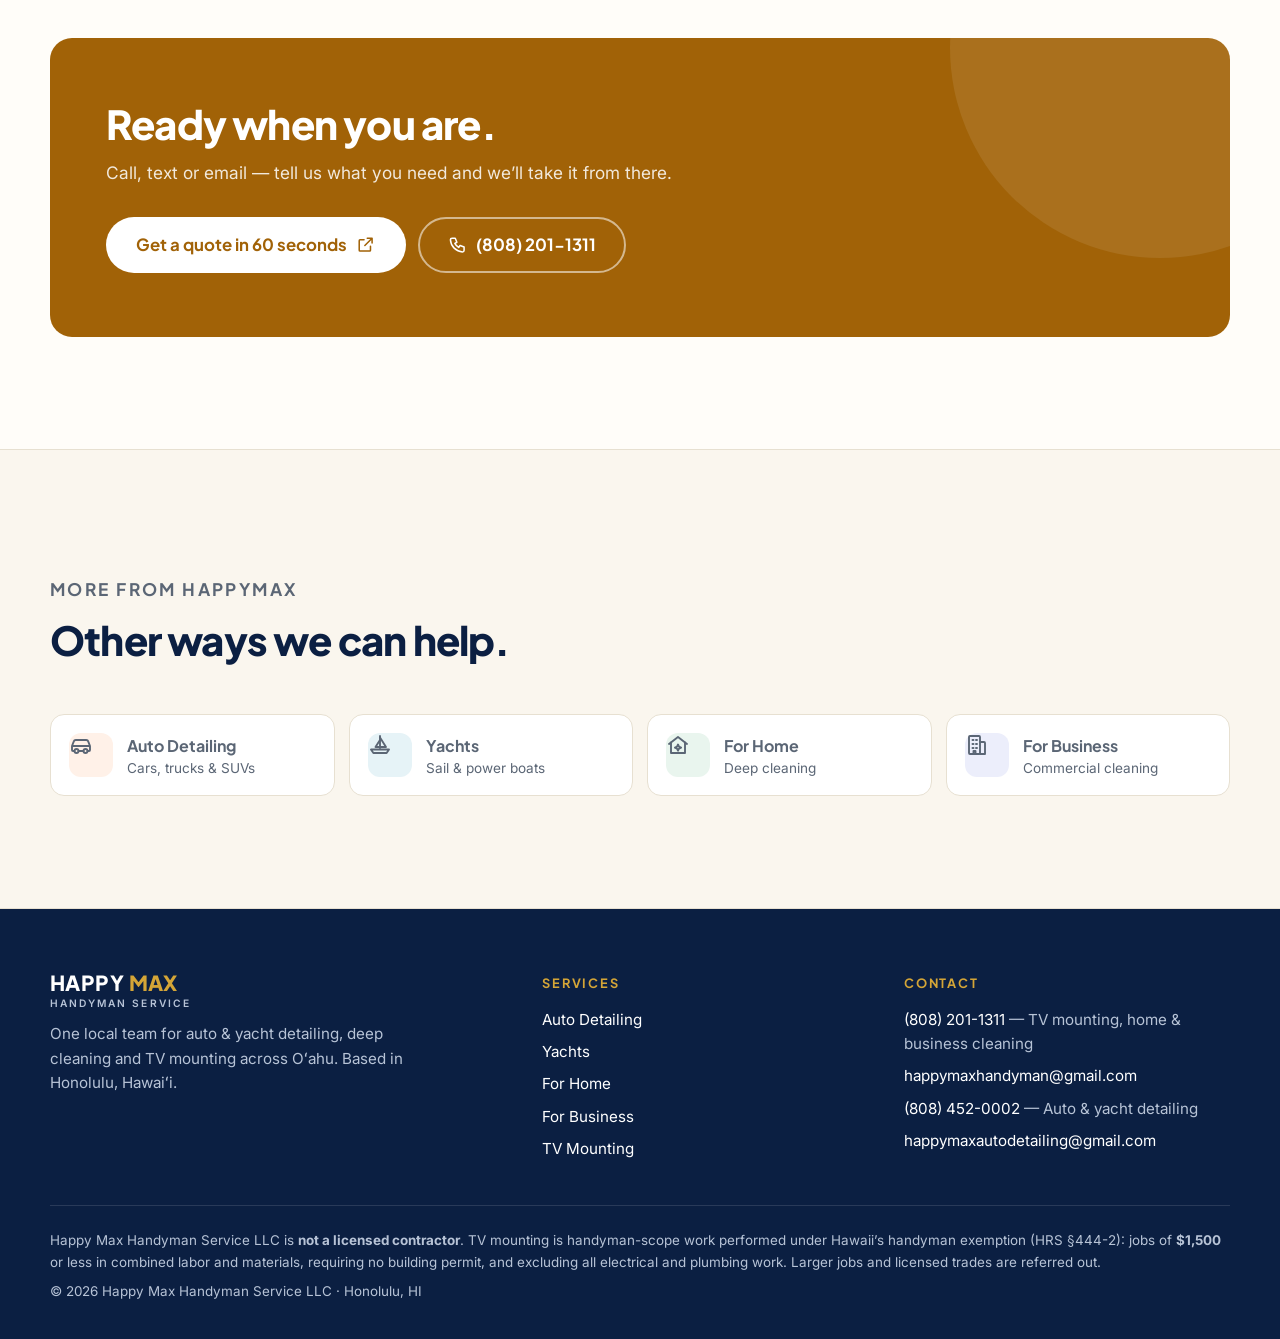
<file: tv-mounting/index.html>
<!doctype html>
<html lang="en">
<head>
  <meta charset="utf-8">
  <meta name="viewport" content="width=device-width, initial-scale=1, viewport-fit=cover">
  <title>TV Mounting on Oʻahu — HappyMax Handyman Service</title>
  <meta name="description" content="TV mounting on Oʻahu: any size TV on drywall, concrete or brick, cables hidden in-wall or in a clean raceway, sound bars mounted. Call (808) 201-1311.">
  <meta name="theme-color" content="#0b1f42">
  <meta property="og:type" content="website">
  <meta property="og:title" content="TV Mounting on Oʻahu — HappyMax Handyman Service">
  <meta property="og:description" content="TV mounting on Oʻahu: any size TV on drywall, concrete or brick, cables hidden in-wall or in a clean raceway, sound bars mounted. Call (808) 201-1311.">
  <link rel="icon" href="../assets/img/favicon.png" type="image/png">
  <link rel="apple-touch-icon" href="../assets/img/icon-192.png">
  <link rel="preconnect" href="https://fonts.googleapis.com">
  <link rel="preconnect" href="https://fonts.gstatic.com" crossorigin>
  <link href="https://fonts.googleapis.com/css2?family=Inter:wght@400;500;600&amp;family=Plus+Jakarta+Sans:wght@600;700;800&amp;display=swap" rel="stylesheet">
  <link rel="stylesheet" href="../assets/css/style.css?v=20261119">
</head>
<body class="t-tv-mounting">
  <a class="skip" href="#main">Skip to content</a>

  <header class="site-header">
    <div class="container header-row">
      <a class="brand" href="../" aria-label="HappyMax Handyman Service — home"><img src="../assets/img/logo-mark.png" width="42" height="42" alt=""><span class="brand-text"><span class="brand-name">HAPPY <b>MAX</b></span><span class="brand-sub">Handyman Service</span></span></a>
      <nav class="tabs" aria-label="Services">
        <a class="tab t-auto-detailing" href="../auto-detailing/"><svg class="i" viewBox="0 0 24 24" aria-hidden="true"><path d="M3 13l1.8-4.6A2 2 0 0 1 6.7 7h10.6a2 2 0 0 1 1.9 1.4L21 13v4a1 1 0 0 1-1 1h-1.5M3 13v4a1 1 0 0 0 1 1h1.5M3 13h18M9.5 18h5"/><circle cx="7.5" cy="18" r="2"/><circle cx="16.5" cy="18" r="2"/></svg><span>Auto Detailing</span></a><a class="tab t-yachts" href="../yachts/"><svg class="i" viewBox="0 0 24 24" aria-hidden="true"><path d="M12 3v12"/><path d="M12 4.5l6 9.5h-6"/><path d="M12 7l-4.5 7H12"/><path d="M3 16.5h18l-2.4 3.5H5.4z"/></svg><span>Yachts</span></a><a class="tab t-home-cleaning" href="../home-cleaning/"><svg class="i" viewBox="0 0 24 24" aria-hidden="true"><path d="M3 11l9-7 9 7"/><path d="M5 9.5V20h14V9.5"/><path d="M12 11.5l1 2.1 2.1 1-2.1 1-1 2.1-1-2.1-2.1-1 2.1-1z"/></svg><span>For Home</span></a><a class="tab t-business-cleaning" href="../business-cleaning/"><svg class="i" viewBox="0 0 24 24" aria-hidden="true"><rect x="4" y="3" width="11" height="18" rx="1"/><path d="M15 9h4a1 1 0 0 1 1 1v11h-5M7.5 7h1M11 7h1M7.5 11h1M11 11h1M7.5 15h1M11 15h1M8.5 21v-3h2v3"/></svg><span>For Business</span></a><a class="tab t-tv-mounting" href="../tv-mounting/" aria-current="page"><svg class="i" viewBox="0 0 24 24" aria-hidden="true"><rect x="2.5" y="4" width="19" height="12.5" rx="1.5"/><path d="M8 20.5h8M12 16.5v4"/></svg><span>TV Mounting</span></a>
      </nav>
      <a class="btn btn-sm btn-accent header-call" href="tel:+18082011311" aria-label="Call (808) 201-1311"><svg class="i" viewBox="0 0 24 24" aria-hidden="true"><path d="M5 4h4l2 5-2.5 1.5a11 11 0 0 0 5 5L15 13l5 2v4a2 2 0 0 1-2 2A16 16 0 0 1 3 6a2 2 0 0 1 2-2"/></svg><span class="num">(808) 201-1311</span><span class="lbl">Call</span></a>
    </div>
  </header>

  <main id="main">
    <section class="page-hero">
      <div class="container page-hero-grid">
        <div>
          <nav class="crumbs" aria-label="Breadcrumb"><a href="../">HappyMax</a><span aria-hidden="true">/</span><span>TV Mounting</span></nav>
          <p class="eyebrow"><svg class="i" viewBox="0 0 24 24" aria-hidden="true"><rect x="2.5" y="4" width="19" height="12.5" rx="1.5"/><path d="M8 20.5h8M12 16.5v4"/></svg>TV Mounting</p>
          <h1>TV mounting done level, solid and clean.</h1>
          <p class="lede">Any size TV on drywall, concrete or brick, with cables hidden in-wall or in a clean raceway and your sound bar mounted. Most installs take about an hour.</p>
          <div class="cta-row"><a class="btn btn-accent btn-lg" href="https://happymaxhandymanservice.com/" target="_blank" rel="noopener">Get a quote in 60 seconds<svg class="i" viewBox="0 0 24 24" aria-hidden="true"><path d="M14 4h6v6M20 4l-9 9M18 14v5a1 1 0 0 1-1 1H5a1 1 0 0 1-1-1V7a1 1 0 0 1 1-1h5"/></svg></a><a class="btn btn-outline btn-lg" href="tel:+18082011311"><svg class="i" viewBox="0 0 24 24" aria-hidden="true"><path d="M5 4h4l2 5-2.5 1.5a11 11 0 0 0 5 5L15 13l5 2v4a2 2 0 0 1-2 2A16 16 0 0 1 3 6a2 2 0 0 1 2-2"/></svg>(808) 201-1311</a></div>
          <a class="hero-mail" href="mailto:happymaxhandyman@gmail.com"><svg class="i" viewBox="0 0 24 24" aria-hidden="true"><rect x="3" y="5" width="18" height="14" rx="2"/><path d="M3.5 7l8.5 6 8.5-6"/></svg>happymaxhandyman@gmail.com</a>
        </div>
        <figure class="hero-photo"><img src="../assets/img/tv-install.jpg" width="720" height="960" alt="TV mounted on a wall with a sound bar below and cables run in a white raceway" loading="eager"><figcaption>A recent HappyMax install: TV, sound bar and cables in a neat raceway.</figcaption></figure>
      </div>
    </section>

    <section class="section">
      <div class="container">
        <div class="section-head">
          <p class="eyebrow">What we do</p>
          <h2>What every install includes.</h2>
        </div>
        <div class="items-grid"><div class="item"><div class="item-mark"><svg class="i" viewBox="0 0 24 24" aria-hidden="true"><path d="M5 12.5l4.5 4.5L19 7.5"/></svg></div><h3>Any Size TV</h3><p>From a 32&quot; bedroom TV to an 85&quot;+ living-room centerpiece, mounted dead-level.</p></div><div class="item"><div class="item-mark"><svg class="i" viewBox="0 0 24 24" aria-hidden="true"><path d="M5 12.5l4.5 4.5L19 7.5"/></svg></div><h3>Concrete &amp; Brick</h3><p>Most Oʻahu condos are poured concrete, and it’s most of what we drill. Brick too.</p></div><div class="item"><div class="item-mark"><svg class="i" viewBox="0 0 24 24" aria-hidden="true"><path d="M5 12.5l4.5 4.5L19 7.5"/></svg></div><h3>Cables Out of Sight</h3><p>Hidden in-wall where possible, or in a slim paintable raceway where it isn’t.</p></div><div class="item"><div class="item-mark"><svg class="i" viewBox="0 0 24 24" aria-hidden="true"><path d="M5 12.5l4.5 4.5L19 7.5"/></svg></div><h3>Sound Bars</h3><p>Your sound bar mounted and lined up neatly under the TV.</p></div><div class="item"><div class="item-mark"><svg class="i" viewBox="0 0 24 24" aria-hidden="true"><path d="M5 12.5l4.5 4.5L19 7.5"/></svg></div><h3>Mount Selection &amp; Pick-Up</h3><p>Not sure which mount? We’ll help you choose and bring it — you pay only for the mount itself.</p></div><div class="item"><div class="item-mark"><svg class="i" viewBox="0 0 24 24" aria-hidden="true"><path d="M5 12.5l4.5 4.5L19 7.5"/></svg></div><h3>Clean Finish</h3><p>Packaging gone, dust cleaned up, and your home left the way we found it.</p></div></div>
        <div class="note"><svg class="i" viewBox="0 0 24 24" aria-hidden="true"><circle cx="12" cy="12" r="9"/><path d="M12 11v6M12 7.5v.5"/></svg><p>Handyman scope only: we don’t add or move outlets or do any electrical work. If your install needs that, we’ll tell you before we start.</p></div>
        <div class="site-band">
          <div><h3>happymaxhandymanservice.com</h3><p>Answer a few quick questions about your TV and wall, pick a preferred time, and we’ll confirm by phone.</p></div>
          <a class="btn btn-gold" href="https://happymaxhandymanservice.com/" target="_blank" rel="noopener">Get a quote in 60 seconds<svg class="i" viewBox="0 0 24 24" aria-hidden="true"><path d="M14 4h6v6M20 4l-9 9M18 14v5a1 1 0 0 1-1 1H5a1 1 0 0 1-1-1V7a1 1 0 0 1 1-1h5"/></svg></a>
        </div>
      </div>
    </section>

    <section class="section section-alt">
      <div class="container">
        <div class="section-head">
          <p class="eyebrow">How it works</p>
          <h2>Simple from first message to finished job.</h2>
        </div>
        <ol class="steps"><li class="step"><h3>Get a quote</h3><p>Answer a few questions about your TV and wall on our TV mounting site — or just call or text.</p></li><li class="step"><h3>Pick a time</h3><p>Choose a preferred day and time window. We’ll confirm by phone.</p></li><li class="step"><h3>Mounted &amp; clean</h3><p>Level, anchored, cables hidden, packaging gone.</p></li></ol>
      </div>
    </section>

    <section class="section">
      <div class="container">
        <div class="section-head">
          <p class="eyebrow">Questions</p>
          <h2>Good to know.</h2>
        </div>
        <div class="faq"><details><summary>Can you mount a TV on concrete walls?<svg class="i" viewBox="0 0 24 24" aria-hidden="true"><path d="M12 5v14M5 12h14"/></svg></summary><p>Yes — concrete is our home turf. Most Oʻahu condos and townhomes are poured concrete, so we carry masonry bits and anchors rated well beyond your TV’s weight.</p></details><details><summary>Can you hide the cables inside the wall?<svg class="i" viewBox="0 0 24 24" aria-hidden="true"><path d="M12 5v14M5 12h14"/></svg></summary><p>Usually, yes. We check for studs, fire blocks and outlets first. Where in-wall isn’t possible (like solid concrete), we use a slim paintable raceway so nothing dangles.</p></details><details><summary>Are you a licensed contractor?<svg class="i" viewBox="0 0 24 24" aria-hidden="true"><path d="M12 5v14M5 12h14"/></svg></summary><p>No, and we won’t pretend otherwise. Happy Max Handyman Service LLC works within Hawaii’s handyman exemption (HRS §444-2): jobs where labor and materials together come to $1,500 or less, that don’t need a building permit, and that aren’t electrical or plumbing work. TV mounting sits comfortably inside that. If a job needs new wiring, a new outlet behind the TV or any other licensed trade, we’ll say so up front and point you to someone who holds the right license.</p></details></div>
      </div>
    </section>

    <section class="section" style="padding-top:0">
      <div class="container">
        <div class="cta-band">
          <h2>Ready when you are.</h2>
          <p>Call, text or email — tell us what you need and we’ll take it from there.</p>
          <div class="cta-row"><a class="btn btn-white btn-lg" href="https://happymaxhandymanservice.com/" target="_blank" rel="noopener">Get a quote in 60 seconds<svg class="i" viewBox="0 0 24 24" aria-hidden="true"><path d="M14 4h6v6M20 4l-9 9M18 14v5a1 1 0 0 1-1 1H5a1 1 0 0 1-1-1V7a1 1 0 0 1 1-1h5"/></svg></a><a class="btn btn-outline-light btn-lg" href="tel:+18082011311"><svg class="i" viewBox="0 0 24 24" aria-hidden="true"><path d="M5 4h4l2 5-2.5 1.5a11 11 0 0 0 5 5L15 13l5 2v4a2 2 0 0 1-2 2A16 16 0 0 1 3 6a2 2 0 0 1 2-2"/></svg>(808) 201-1311</a></div>
        </div>
      </div>
    </section>

    <section class="section section-alt">
      <div class="container">
        <div class="section-head">
          <p class="eyebrow">More from HappyMax</p>
          <h2>Other ways we can help.</h2>
        </div>
        <div class="more-grid"><a class="more-card t-auto-detailing" href="../auto-detailing/"><span class="tile-icon"><svg class="i" viewBox="0 0 24 24" aria-hidden="true"><path d="M3 13l1.8-4.6A2 2 0 0 1 6.7 7h10.6a2 2 0 0 1 1.9 1.4L21 13v4a1 1 0 0 1-1 1h-1.5M3 13v4a1 1 0 0 0 1 1h1.5M3 13h18M9.5 18h5"/><circle cx="7.5" cy="18" r="2"/><circle cx="16.5" cy="18" r="2"/></svg></span><span><strong>Auto Detailing</strong><span>Cars, trucks &amp; SUVs</span></span></a><a class="more-card t-yachts" href="../yachts/"><span class="tile-icon"><svg class="i" viewBox="0 0 24 24" aria-hidden="true"><path d="M12 3v12"/><path d="M12 4.5l6 9.5h-6"/><path d="M12 7l-4.5 7H12"/><path d="M3 16.5h18l-2.4 3.5H5.4z"/></svg></span><span><strong>Yachts</strong><span>Sail &amp; power boats</span></span></a><a class="more-card t-home-cleaning" href="../home-cleaning/"><span class="tile-icon"><svg class="i" viewBox="0 0 24 24" aria-hidden="true"><path d="M3 11l9-7 9 7"/><path d="M5 9.5V20h14V9.5"/><path d="M12 11.5l1 2.1 2.1 1-2.1 1-1 2.1-1-2.1-2.1-1 2.1-1z"/></svg></span><span><strong>For Home</strong><span>Deep cleaning</span></span></a><a class="more-card t-business-cleaning" href="../business-cleaning/"><span class="tile-icon"><svg class="i" viewBox="0 0 24 24" aria-hidden="true"><rect x="4" y="3" width="11" height="18" rx="1"/><path d="M15 9h4a1 1 0 0 1 1 1v11h-5M7.5 7h1M11 7h1M7.5 11h1M11 11h1M7.5 15h1M11 15h1M8.5 21v-3h2v3"/></svg></span><span><strong>For Business</strong><span>Commercial cleaning</span></span></a></div>
      </div>
    </section>
  </main>

  <footer class="site-footer">
    <div class="container">
      <div class="footer-grid">
        <div class="footer-brand">
          <span class="brand-text"><span class="brand-name">HAPPY <b>MAX</b></span><span class="brand-sub">Handyman Service</span></span>
          <p>One local team for auto &amp; yacht detailing, deep cleaning and TV mounting across Oʻahu. Based in Honolulu, Hawaiʻi.</p>
        </div>
        <div>
          <h4>Services</h4>
          <ul><li><a href="../auto-detailing/">Auto Detailing</a></li><li><a href="../yachts/">Yachts</a></li><li><a href="../home-cleaning/">For Home</a></li><li><a href="../business-cleaning/">For Business</a></li><li><a href="../tv-mounting/">TV Mounting</a></li></ul>
        </div>
        <div>
          <h4>Contact</h4>
          <ul>
            <li><a href="tel:+18082011311">(808) 201-1311</a> — TV mounting, home &amp; business cleaning</li>
            <li><a href="mailto:happymaxhandyman@gmail.com">happymaxhandyman@gmail.com</a></li>
            <li><a href="tel:+18084520002">(808) 452-0002</a> — Auto &amp; yacht detailing</li>
            <li><a href="mailto:happymaxautodetailing@gmail.com">happymaxautodetailing@gmail.com</a></li>
          </ul>
        </div>
      </div>
      <div class="footer-legal">
        <p>Happy Max Handyman Service LLC is <strong>not a licensed contractor</strong>. TV mounting is handyman-scope work performed under Hawaii’s handyman exemption (HRS&nbsp;§444-2): jobs of <strong>$1,500</strong> or less in combined labor and materials, requiring no building permit, and excluding all electrical and plumbing work. Larger jobs and licensed trades are referred out.</p>
        <p>© 2026 Happy Max Handyman Service LLC · Honolulu, HI</p>
      </div>
    </div>
  </footer>
</body>
</html>
</file>
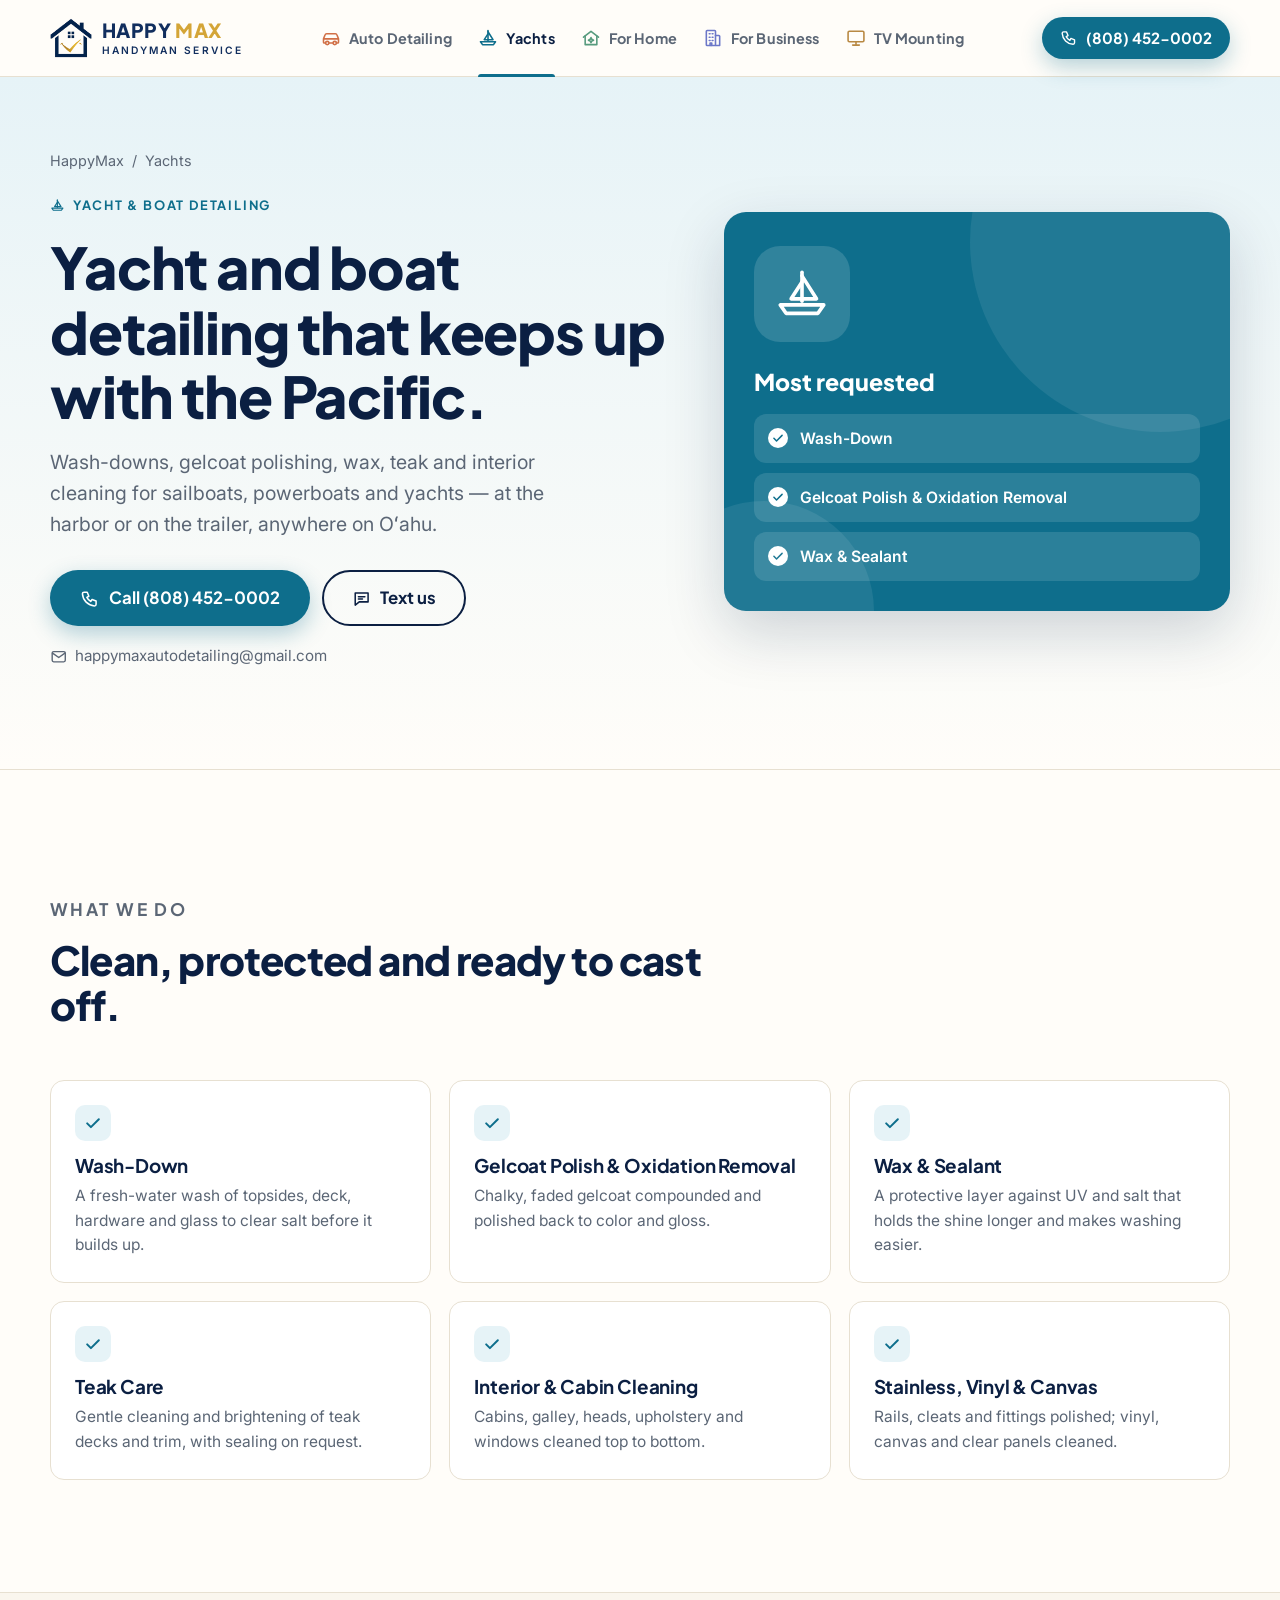
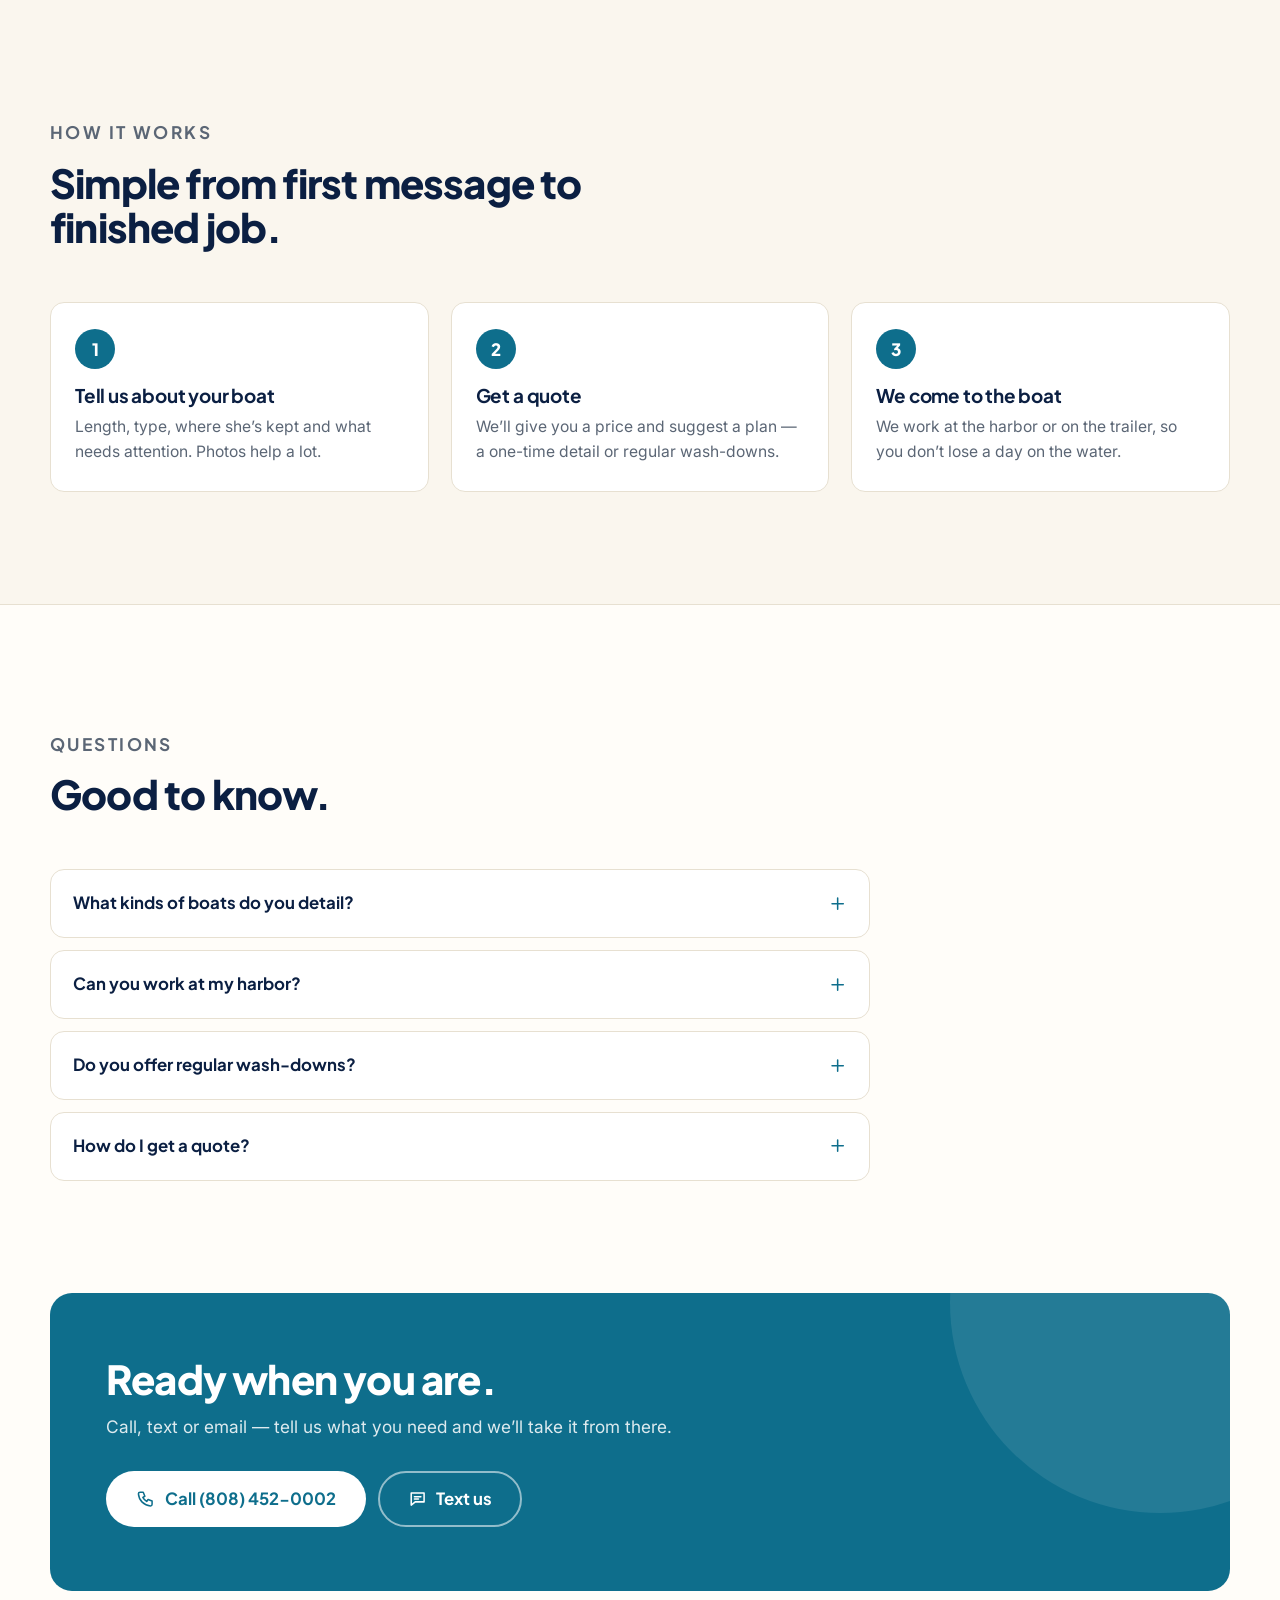
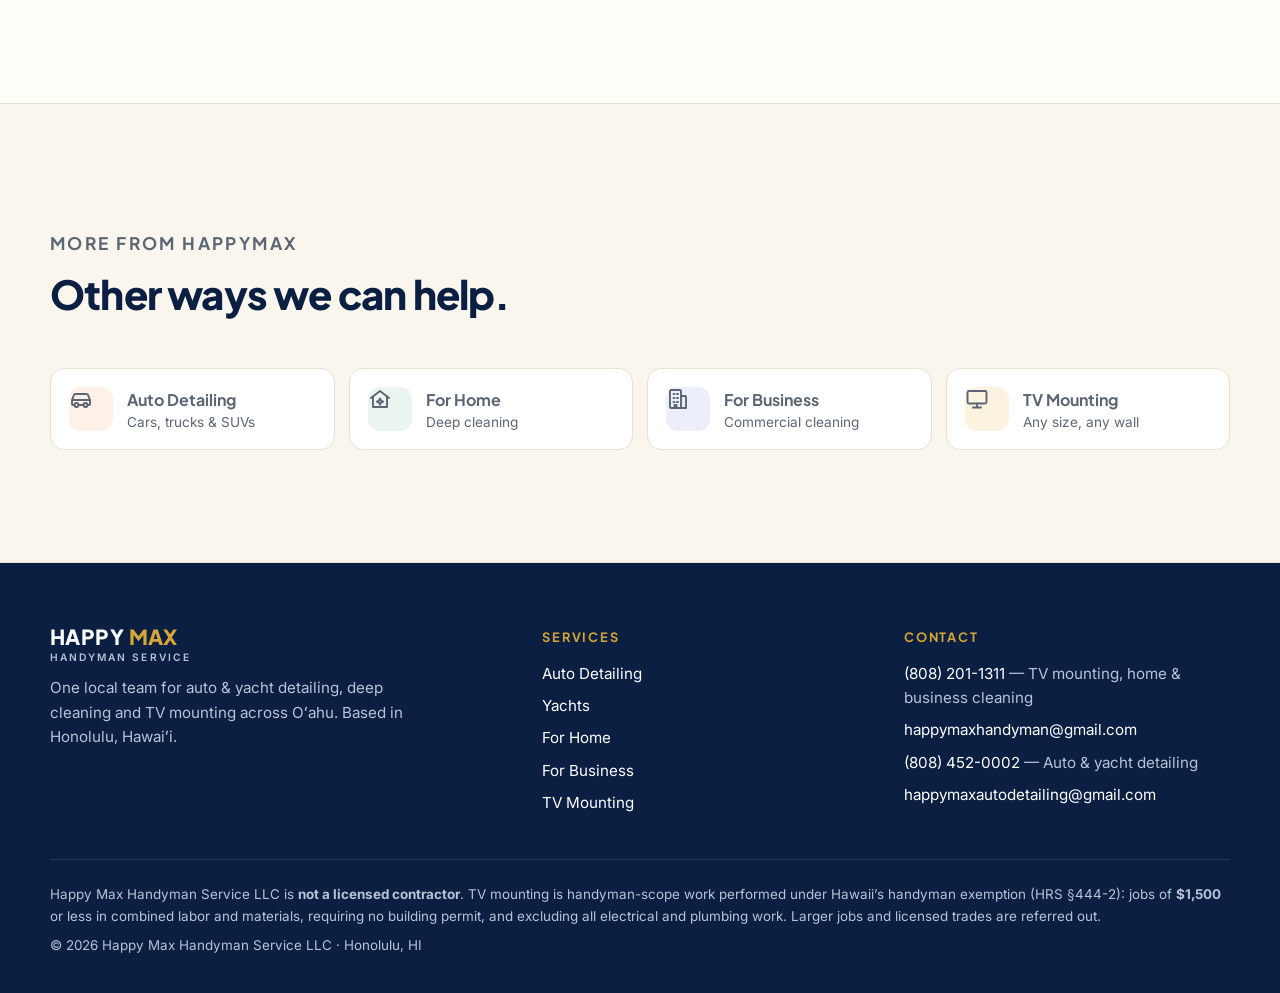
<file: yachts/index.html>
<!doctype html>
<html lang="en">
<head>
  <meta charset="utf-8">
  <meta name="viewport" content="width=device-width, initial-scale=1, viewport-fit=cover">
  <title>Yacht &amp; Boat Detailing on Oʻahu — HappyMax</title>
  <meta name="description" content="Yacht and boat detailing on Oʻahu: wash-downs, gelcoat oxidation removal, polish and wax, teak care and interior cleaning — at the harbor or on the trailer.">
  <meta name="theme-color" content="#0b1f42">
  <meta property="og:type" content="website">
  <meta property="og:title" content="Yacht &amp; Boat Detailing on Oʻahu — HappyMax">
  <meta property="og:description" content="Yacht and boat detailing on Oʻahu: wash-downs, gelcoat oxidation removal, polish and wax, teak care and interior cleaning — at the harbor or on the trailer.">
  <link rel="icon" href="../assets/img/favicon.png" type="image/png">
  <link rel="apple-touch-icon" href="../assets/img/icon-192.png">
  <link rel="preconnect" href="https://fonts.googleapis.com">
  <link rel="preconnect" href="https://fonts.gstatic.com" crossorigin>
  <link href="https://fonts.googleapis.com/css2?family=Inter:wght@400;500;600&amp;family=Plus+Jakarta+Sans:wght@600;700;800&amp;display=swap" rel="stylesheet">
  <link rel="stylesheet" href="../assets/css/style.css?v=20261119">
</head>
<body class="t-yachts">
  <a class="skip" href="#main">Skip to content</a>

  <header class="site-header">
    <div class="container header-row">
      <a class="brand" href="../" aria-label="HappyMax Handyman Service — home"><img src="../assets/img/logo-mark.png" width="42" height="42" alt=""><span class="brand-text"><span class="brand-name">HAPPY <b>MAX</b></span><span class="brand-sub">Handyman Service</span></span></a>
      <nav class="tabs" aria-label="Services">
        <a class="tab t-auto-detailing" href="../auto-detailing/"><svg class="i" viewBox="0 0 24 24" aria-hidden="true"><path d="M3 13l1.8-4.6A2 2 0 0 1 6.7 7h10.6a2 2 0 0 1 1.9 1.4L21 13v4a1 1 0 0 1-1 1h-1.5M3 13v4a1 1 0 0 0 1 1h1.5M3 13h18M9.5 18h5"/><circle cx="7.5" cy="18" r="2"/><circle cx="16.5" cy="18" r="2"/></svg><span>Auto Detailing</span></a><a class="tab t-yachts" href="../yachts/" aria-current="page"><svg class="i" viewBox="0 0 24 24" aria-hidden="true"><path d="M12 3v12"/><path d="M12 4.5l6 9.5h-6"/><path d="M12 7l-4.5 7H12"/><path d="M3 16.5h18l-2.4 3.5H5.4z"/></svg><span>Yachts</span></a><a class="tab t-home-cleaning" href="../home-cleaning/"><svg class="i" viewBox="0 0 24 24" aria-hidden="true"><path d="M3 11l9-7 9 7"/><path d="M5 9.5V20h14V9.5"/><path d="M12 11.5l1 2.1 2.1 1-2.1 1-1 2.1-1-2.1-2.1-1 2.1-1z"/></svg><span>For Home</span></a><a class="tab t-business-cleaning" href="../business-cleaning/"><svg class="i" viewBox="0 0 24 24" aria-hidden="true"><rect x="4" y="3" width="11" height="18" rx="1"/><path d="M15 9h4a1 1 0 0 1 1 1v11h-5M7.5 7h1M11 7h1M7.5 11h1M11 11h1M7.5 15h1M11 15h1M8.5 21v-3h2v3"/></svg><span>For Business</span></a><a class="tab t-tv-mounting" href="../tv-mounting/"><svg class="i" viewBox="0 0 24 24" aria-hidden="true"><rect x="2.5" y="4" width="19" height="12.5" rx="1.5"/><path d="M8 20.5h8M12 16.5v4"/></svg><span>TV Mounting</span></a>
      </nav>
      <a class="btn btn-sm btn-accent header-call" href="tel:+18084520002" aria-label="Call (808) 452-0002"><svg class="i" viewBox="0 0 24 24" aria-hidden="true"><path d="M5 4h4l2 5-2.5 1.5a11 11 0 0 0 5 5L15 13l5 2v4a2 2 0 0 1-2 2A16 16 0 0 1 3 6a2 2 0 0 1 2-2"/></svg><span class="num">(808) 452-0002</span><span class="lbl">Call</span></a>
    </div>
  </header>

  <main id="main">
    <section class="page-hero">
      <div class="container page-hero-grid">
        <div>
          <nav class="crumbs" aria-label="Breadcrumb"><a href="../">HappyMax</a><span aria-hidden="true">/</span><span>Yachts</span></nav>
          <p class="eyebrow"><svg class="i" viewBox="0 0 24 24" aria-hidden="true"><path d="M12 3v12"/><path d="M12 4.5l6 9.5h-6"/><path d="M12 7l-4.5 7H12"/><path d="M3 16.5h18l-2.4 3.5H5.4z"/></svg>Yacht &amp; Boat Detailing</p>
          <h1>Yacht and boat detailing that keeps up with the Pacific.</h1>
          <p class="lede">Wash-downs, gelcoat polishing, wax, teak and interior cleaning for sailboats, powerboats and yachts — at the harbor or on the trailer, anywhere on Oʻahu.</p>
          <div class="cta-row"><a class="btn btn-accent btn-lg" href="tel:+18084520002"><svg class="i" viewBox="0 0 24 24" aria-hidden="true"><path d="M5 4h4l2 5-2.5 1.5a11 11 0 0 0 5 5L15 13l5 2v4a2 2 0 0 1-2 2A16 16 0 0 1 3 6a2 2 0 0 1 2-2"/></svg>Call (808) 452-0002</a><a class="btn btn-outline btn-lg" href="sms:+18084520002"><svg class="i" viewBox="0 0 24 24" aria-hidden="true"><path d="M4 5h16v11H9l-5 4z"/><path d="M8 9.5h8M8 12.5h5"/></svg>Text us</a></div>
          <a class="hero-mail" href="mailto:happymaxautodetailing@gmail.com"><svg class="i" viewBox="0 0 24 24" aria-hidden="true"><rect x="3" y="5" width="18" height="14" rx="2"/><path d="M3.5 7l8.5 6 8.5-6"/></svg>happymaxautodetailing@gmail.com</a>
        </div>
        <div class="hero-art" aria-hidden="true"><div class="hero-art-icon"><svg class="i" viewBox="0 0 24 24" aria-hidden="true"><path d="M12 3v12"/><path d="M12 4.5l6 9.5h-6"/><path d="M12 7l-4.5 7H12"/><path d="M3 16.5h18l-2.4 3.5H5.4z"/></svg></div><p class="hero-art-title">Most requested</p><ul class="hero-art-list"><li><svg class="i" viewBox="0 0 24 24" aria-hidden="true"><path d="M5 12.5l4.5 4.5L19 7.5"/></svg><span>Wash-Down</span></li><li><svg class="i" viewBox="0 0 24 24" aria-hidden="true"><path d="M5 12.5l4.5 4.5L19 7.5"/></svg><span>Gelcoat Polish &amp; Oxidation Removal</span></li><li><svg class="i" viewBox="0 0 24 24" aria-hidden="true"><path d="M5 12.5l4.5 4.5L19 7.5"/></svg><span>Wax &amp; Sealant</span></li></ul></div>
      </div>
    </section>

    <section class="section">
      <div class="container">
        <div class="section-head">
          <p class="eyebrow">What we do</p>
          <h2>Clean, protected and ready to cast off.</h2>
        </div>
        <div class="items-grid"><div class="item"><div class="item-mark"><svg class="i" viewBox="0 0 24 24" aria-hidden="true"><path d="M5 12.5l4.5 4.5L19 7.5"/></svg></div><h3>Wash-Down</h3><p>A fresh-water wash of topsides, deck, hardware and glass to clear salt before it builds up.</p></div><div class="item"><div class="item-mark"><svg class="i" viewBox="0 0 24 24" aria-hidden="true"><path d="M5 12.5l4.5 4.5L19 7.5"/></svg></div><h3>Gelcoat Polish &amp; Oxidation Removal</h3><p>Chalky, faded gelcoat compounded and polished back to color and gloss.</p></div><div class="item"><div class="item-mark"><svg class="i" viewBox="0 0 24 24" aria-hidden="true"><path d="M5 12.5l4.5 4.5L19 7.5"/></svg></div><h3>Wax &amp; Sealant</h3><p>A protective layer against UV and salt that holds the shine longer and makes washing easier.</p></div><div class="item"><div class="item-mark"><svg class="i" viewBox="0 0 24 24" aria-hidden="true"><path d="M5 12.5l4.5 4.5L19 7.5"/></svg></div><h3>Teak Care</h3><p>Gentle cleaning and brightening of teak decks and trim, with sealing on request.</p></div><div class="item"><div class="item-mark"><svg class="i" viewBox="0 0 24 24" aria-hidden="true"><path d="M5 12.5l4.5 4.5L19 7.5"/></svg></div><h3>Interior &amp; Cabin Cleaning</h3><p>Cabins, galley, heads, upholstery and windows cleaned top to bottom.</p></div><div class="item"><div class="item-mark"><svg class="i" viewBox="0 0 24 24" aria-hidden="true"><path d="M5 12.5l4.5 4.5L19 7.5"/></svg></div><h3>Stainless, Vinyl &amp; Canvas</h3><p>Rails, cleats and fittings polished; vinyl, canvas and clear panels cleaned.</p></div></div>
        
      </div>
    </section>

    <section class="section section-alt">
      <div class="container">
        <div class="section-head">
          <p class="eyebrow">How it works</p>
          <h2>Simple from first message to finished job.</h2>
        </div>
        <ol class="steps"><li class="step"><h3>Tell us about your boat</h3><p>Length, type, where she’s kept and what needs attention. Photos help a lot.</p></li><li class="step"><h3>Get a quote</h3><p>We’ll give you a price and suggest a plan — a one-time detail or regular wash-downs.</p></li><li class="step"><h3>We come to the boat</h3><p>We work at the harbor or on the trailer, so you don’t lose a day on the water.</p></li></ol>
      </div>
    </section>

    <section class="section">
      <div class="container">
        <div class="section-head">
          <p class="eyebrow">Questions</p>
          <h2>Good to know.</h2>
        </div>
        <div class="faq"><details><summary>What kinds of boats do you detail?<svg class="i" viewBox="0 0 24 24" aria-hidden="true"><path d="M12 5v14M5 12h14"/></svg></summary><p>Sailboats, center consoles, powerboats and yachts. If it floats and needs cleaning, ask us.</p></details><details><summary>Can you work at my harbor?<svg class="i" viewBox="0 0 24 24" aria-hidden="true"><path d="M12 5v14M5 12h14"/></svg></summary><p>In most cases, yes. Some harbors have their own rules for outside vendors — tell us where the boat is kept and we’ll confirm before booking.</p></details><details><summary>Do you offer regular wash-downs?<svg class="i" viewBox="0 0 24 24" aria-hidden="true"><path d="M12 5v14M5 12h14"/></svg></summary><p>Yes. Besides one-time details, we can set up a recurring schedule so salt never gets the chance to build up.</p></details><details><summary>How do I get a quote?<svg class="i" viewBox="0 0 24 24" aria-hidden="true"><path d="M12 5v14M5 12h14"/></svg></summary><p>Call or text (808) 452-0002 with your boat’s length, type and location. A few photos help us price it accurately.</p></details></div>
      </div>
    </section>

    <section class="section" style="padding-top:0">
      <div class="container">
        <div class="cta-band">
          <h2>Ready when you are.</h2>
          <p>Call, text or email — tell us what you need and we’ll take it from there.</p>
          <div class="cta-row"><a class="btn btn-white btn-lg" href="tel:+18084520002"><svg class="i" viewBox="0 0 24 24" aria-hidden="true"><path d="M5 4h4l2 5-2.5 1.5a11 11 0 0 0 5 5L15 13l5 2v4a2 2 0 0 1-2 2A16 16 0 0 1 3 6a2 2 0 0 1 2-2"/></svg>Call (808) 452-0002</a><a class="btn btn-outline-light btn-lg" href="sms:+18084520002"><svg class="i" viewBox="0 0 24 24" aria-hidden="true"><path d="M4 5h16v11H9l-5 4z"/><path d="M8 9.5h8M8 12.5h5"/></svg>Text us</a></div>
        </div>
      </div>
    </section>

    <section class="section section-alt">
      <div class="container">
        <div class="section-head">
          <p class="eyebrow">More from HappyMax</p>
          <h2>Other ways we can help.</h2>
        </div>
        <div class="more-grid"><a class="more-card t-auto-detailing" href="../auto-detailing/"><span class="tile-icon"><svg class="i" viewBox="0 0 24 24" aria-hidden="true"><path d="M3 13l1.8-4.6A2 2 0 0 1 6.7 7h10.6a2 2 0 0 1 1.9 1.4L21 13v4a1 1 0 0 1-1 1h-1.5M3 13v4a1 1 0 0 0 1 1h1.5M3 13h18M9.5 18h5"/><circle cx="7.5" cy="18" r="2"/><circle cx="16.5" cy="18" r="2"/></svg></span><span><strong>Auto Detailing</strong><span>Cars, trucks &amp; SUVs</span></span></a><a class="more-card t-home-cleaning" href="../home-cleaning/"><span class="tile-icon"><svg class="i" viewBox="0 0 24 24" aria-hidden="true"><path d="M3 11l9-7 9 7"/><path d="M5 9.5V20h14V9.5"/><path d="M12 11.5l1 2.1 2.1 1-2.1 1-1 2.1-1-2.1-2.1-1 2.1-1z"/></svg></span><span><strong>For Home</strong><span>Deep cleaning</span></span></a><a class="more-card t-business-cleaning" href="../business-cleaning/"><span class="tile-icon"><svg class="i" viewBox="0 0 24 24" aria-hidden="true"><rect x="4" y="3" width="11" height="18" rx="1"/><path d="M15 9h4a1 1 0 0 1 1 1v11h-5M7.5 7h1M11 7h1M7.5 11h1M11 11h1M7.5 15h1M11 15h1M8.5 21v-3h2v3"/></svg></span><span><strong>For Business</strong><span>Commercial cleaning</span></span></a><a class="more-card t-tv-mounting" href="../tv-mounting/"><span class="tile-icon"><svg class="i" viewBox="0 0 24 24" aria-hidden="true"><rect x="2.5" y="4" width="19" height="12.5" rx="1.5"/><path d="M8 20.5h8M12 16.5v4"/></svg></span><span><strong>TV Mounting</strong><span>Any size, any wall</span></span></a></div>
      </div>
    </section>
  </main>

  <footer class="site-footer">
    <div class="container">
      <div class="footer-grid">
        <div class="footer-brand">
          <span class="brand-text"><span class="brand-name">HAPPY <b>MAX</b></span><span class="brand-sub">Handyman Service</span></span>
          <p>One local team for auto &amp; yacht detailing, deep cleaning and TV mounting across Oʻahu. Based in Honolulu, Hawaiʻi.</p>
        </div>
        <div>
          <h4>Services</h4>
          <ul><li><a href="../auto-detailing/">Auto Detailing</a></li><li><a href="../yachts/">Yachts</a></li><li><a href="../home-cleaning/">For Home</a></li><li><a href="../business-cleaning/">For Business</a></li><li><a href="../tv-mounting/">TV Mounting</a></li></ul>
        </div>
        <div>
          <h4>Contact</h4>
          <ul>
            <li><a href="tel:+18082011311">(808) 201-1311</a> — TV mounting, home &amp; business cleaning</li>
            <li><a href="mailto:happymaxhandyman@gmail.com">happymaxhandyman@gmail.com</a></li>
            <li><a href="tel:+18084520002">(808) 452-0002</a> — Auto &amp; yacht detailing</li>
            <li><a href="mailto:happymaxautodetailing@gmail.com">happymaxautodetailing@gmail.com</a></li>
          </ul>
        </div>
      </div>
      <div class="footer-legal">
        <p>Happy Max Handyman Service LLC is <strong>not a licensed contractor</strong>. TV mounting is handyman-scope work performed under Hawaii’s handyman exemption (HRS&nbsp;§444-2): jobs of <strong>$1,500</strong> or less in combined labor and materials, requiring no building permit, and excluding all electrical and plumbing work. Larger jobs and licensed trades are referred out.</p>
        <p>© 2026 Happy Max Handyman Service LLC · Honolulu, HI</p>
      </div>
    </div>
  </footer>
</body>
</html>
</file>
<file: assets/css/style.css>
/* ============================================================
   HappyMax — main hub site styles
   Brand navy + gold from the logo. Every service has its own
   accent, set by a .t-<slug> class on <body>, a tab or a card.
   ============================================================ */

:root {
  --ink: #0b1f42;
  --navy: #112e5e;
  --navy-2: #1a3a6e;
  --navy-soft: #e8edf6;
  --gold: #d4a537;
  --gold-hot: #e6b84a;
  --gold-text: #8a6a1c;
  --gold-soft: #f3e7c4;
  --paper: #fffdf9;
  --sand: #faf6ee;
  --sand-2: #f3ecdd;
  --line: #e7e0d1;
  --slate: #22303f;
  --muted: #5b6675;
  --on-dark-muted: #b7c3d6;

  --accent: var(--navy);
  --accent-tint: var(--navy-soft);

  --ff-display: "Plus Jakarta Sans", system-ui, -apple-system, "Segoe UI", sans-serif;
  --ff-body: "Inter", system-ui, -apple-system, "Segoe UI", sans-serif;

  --r-sm: 8px;
  --r-md: 14px;
  --r-lg: 22px;
  --r-pill: 999px;
  --shadow-sm: 0 2px 8px rgba(17, 46, 94, .06);
  --shadow-md: 0 8px 28px rgba(17, 46, 94, .10);
  --shadow-lg: 0 22px 60px rgba(11, 31, 66, .18);

  --container: 1180px;
  --gutter: 16px;
  --ease: cubic-bezier(.2, .7, .2, 1);
}

@media (min-width: 700px) { :root { --gutter: 28px; } }

/* service accents */
.t-auto-detailing   { --accent: #c2410c; --accent-tint: #fff1e8; }
.t-yachts           { --accent: #0e6e8c; --accent-tint: #e6f3f7; }
.t-home-cleaning    { --accent: #1f7a55; --accent-tint: #e9f5ee; }
.t-business-cleaning{ --accent: #3b4bb8; --accent-tint: #eceefb; }
.t-tv-mounting      { --accent: #a16207; --accent-tint: #fbf3df; }

/* ---------- base ---------- */
*, *::before, *::after { box-sizing: border-box; }
[hidden] { display: none !important; }

html { scroll-behavior: smooth; scroll-padding-top: 96px; -webkit-text-size-adjust: 100%; }
@media (prefers-reduced-motion: reduce) { html { scroll-behavior: auto; } * { transition: none !important; } }

body {
  margin: 0;
  font-family: var(--ff-body);
  font-size: 17px;
  line-height: 1.6;
  color: var(--slate);
  background: var(--paper);
  -webkit-font-smoothing: antialiased;
  overflow-x: hidden;
}

img { display: block; max-width: 100%; height: auto; }
a { color: inherit; }
p { margin: 0; }
ul, ol { margin: 0; padding: 0; list-style: none; }
h1, h2, h3 { font-family: var(--ff-display); color: var(--ink); margin: 0; line-height: 1.12; letter-spacing: -.02em; }
h1 { font-size: clamp(2.1rem, 5.2vw, 3.6rem); font-weight: 800; }
h2 { font-size: clamp(1.7rem, 3.6vw, 2.5rem); font-weight: 800; }
h3 { font-size: 1.18rem; font-weight: 700; letter-spacing: -.01em; }

.i { width: 1.15em; height: 1.15em; flex: none; fill: none; stroke: currentColor; stroke-width: 1.9; stroke-linecap: round; stroke-linejoin: round; }

.container { width: 100%; max-width: calc(var(--container) + 2 * var(--gutter)); margin: 0 auto; padding: 0 var(--gutter); }

.skip { position: absolute; left: -9999px; top: 8px; z-index: 100; background: var(--ink); color: #fff; padding: 10px 16px; border-radius: var(--r-sm); }
.skip:focus { left: 8px; }

:focus-visible { outline: 3px solid var(--gold); outline-offset: 2px; border-radius: 4px; }

/* ---------- buttons ---------- */
.btn {
  display: inline-flex; align-items: center; justify-content: center; gap: .55em;
  min-height: 48px; padding: 12px 22px;
  border-radius: var(--r-pill); border: 2px solid transparent;
  font-family: var(--ff-display); font-weight: 700; font-size: 1rem; line-height: 1.2;
  text-decoration: none; cursor: pointer; white-space: nowrap;
  transition: background .2s var(--ease), color .2s var(--ease), border-color .2s var(--ease), transform .2s var(--ease), box-shadow .2s var(--ease);
}
.btn:hover { transform: translateY(-1px); }
.btn-lg { min-height: 56px; padding: 14px 28px; font-size: 1.05rem; }
.btn-sm { min-height: 42px; padding: 8px 16px; font-size: .95rem; }

.btn-gold { background: var(--gold); color: var(--ink); box-shadow: 0 8px 22px rgba(212, 165, 55, .35); }
.btn-gold:hover { background: var(--gold-hot); }
.btn-navy { background: var(--navy); color: #fff; }
.btn-navy:hover { background: var(--navy-2); }
.btn-accent { background: var(--accent); color: #fff; box-shadow: 0 8px 22px color-mix(in srgb, var(--accent) 30%, transparent); }
.btn-accent:hover { background: color-mix(in srgb, var(--accent) 86%, #000); }
.btn-outline { border-color: currentColor; color: var(--ink); background: transparent; }
.btn-outline:hover { background: rgba(17, 46, 94, .06); }
.btn-outline-light { border-color: rgba(255, 255, 255, .55); color: #fff; background: transparent; }
.btn-outline-light:hover { background: rgba(255, 255, 255, .1); border-color: #fff; }

/* ---------- header + service tabs ---------- */
.site-header {
  position: sticky; top: 0; z-index: 50;
  background: rgba(255, 253, 249, .94);
  -webkit-backdrop-filter: saturate(1.4) blur(10px); backdrop-filter: saturate(1.4) blur(10px);
  border-bottom: 1px solid var(--line);
}
.header-row {
  display: grid;
  grid-template-columns: 1fr auto;
  grid-template-areas: "brand call" "tabs tabs";
  align-items: center;
  column-gap: 16px;
}
.brand { grid-area: brand; display: inline-flex; align-items: center; gap: 10px; text-decoration: none; padding: 10px 0; min-width: 0; }
.brand img { width: 42px; height: 42px; }
.brand-text { display: flex; flex-direction: column; line-height: 1; }
.brand-name { font-family: var(--ff-display); font-weight: 800; font-size: 1.22rem; letter-spacing: .02em; color: var(--navy); }
.brand-name b { color: var(--gold); font-weight: 800; }
.brand-sub { margin-top: 4px; font-size: .64rem; font-weight: 600; letter-spacing: .2em; text-transform: uppercase; color: var(--navy); }

.header-call { grid-area: call; }
.header-call .num { display: none; }
.header-call .lbl { display: inline; }

.tabs {
  grid-area: tabs;
  display: grid; grid-template-columns: repeat(5, 1fr);
  margin: 0 calc(-1 * var(--gutter)); padding: 0 calc(var(--gutter) - 6px);
  border-top: 1px solid var(--line);
}
.tab {
  position: relative;
  display: flex; flex-direction: column; align-items: center; justify-content: center; gap: 4px;
  min-height: 58px; padding: 8px 4px 9px;
  text-decoration: none; text-align: center;
  font-family: var(--ff-display); font-weight: 700; font-size: .7rem; line-height: 1.15; letter-spacing: .01em;
  color: var(--muted);
  transition: color .2s var(--ease);
}
.tab .i { width: 22px; height: 22px; color: var(--accent); opacity: .75; transition: opacity .2s var(--ease); }
.tab::after {
  content: ""; position: absolute; left: 14%; right: 14%; bottom: -1px; height: 3px;
  border-radius: 3px 3px 0 0; background: var(--accent);
  transform: scaleX(0); transition: transform .25s var(--ease);
}
.tab:hover { color: var(--ink); }
.tab:hover .i { opacity: 1; }
.tab[aria-current="page"] { color: var(--ink); }
.tab[aria-current="page"] .i { opacity: 1; }
.tab[aria-current="page"]::after { transform: scaleX(1); }

@media (min-width: 560px) {
  .tab { font-size: .8rem; }
  .header-call .num { display: inline; }
  .header-call .lbl { display: none; }
}
@media (min-width: 760px) {
  .tab { flex-direction: row; gap: 8px; font-size: .92rem; min-height: 52px; }
  .tab .i { width: 20px; height: 20px; }
}
@media (min-width: 1140px) {
  .header-row { grid-template-columns: auto 1fr auto; grid-template-areas: "brand tabs call"; column-gap: 20px; }
  .tabs { margin: 0; padding: 0; border-top: 0; display: flex; justify-content: center; gap: 2px; }
  .tab { min-height: 76px; padding: 0 12px; font-size: .9rem; }
  .tab::after { left: 12px; right: 12px; }
}

/* ---------- shared bits ---------- */
.eyebrow {
  display: inline-flex; align-items: center; gap: 8px;
  font-family: var(--ff-display); font-weight: 700; font-size: .8rem; letter-spacing: .14em; text-transform: uppercase;
  color: var(--accent);
}
.lede { font-size: clamp(1.05rem, 1.6vw, 1.22rem); color: var(--muted); max-width: 40ch; }
.cta-row { display: flex; flex-wrap: wrap; gap: 12px; margin-top: 30px; }

.section { padding: clamp(64px, 9vw, 112px) 0; }
.section-alt { background: var(--sand); border-top: 1px solid var(--line); border-bottom: 1px solid var(--line); }
.section-head { max-width: 680px; margin-bottom: clamp(32px, 5vw, 52px); }
.section-head .eyebrow { margin-bottom: 14px; }
.section-head p { margin-top: 14px; color: var(--muted); font-size: 1.08rem; }

/* ---------- hub hero ---------- */
.hub-hero {
  position: relative; overflow: hidden;
  background: radial-gradient(1200px 520px at 85% -10%, rgba(212, 165, 55, .22), transparent 60%),
              radial-gradient(900px 600px at -10% 110%, rgba(26, 58, 110, .9), transparent 60%),
              var(--ink);
  color: #fff;
  padding: clamp(56px, 8vw, 104px) 0 clamp(64px, 9vw, 112px);
}
.hub-hero h1 { color: #fff; }
.hub-hero h1 .hl { color: var(--gold); }
.hub-hero .eyebrow { color: var(--gold); }
.hub-hero .lede { color: var(--on-dark-muted); margin-top: 20px; }
.hero-grid { display: grid; gap: 44px; align-items: center; }
.hero-copy h1 { margin-top: 16px; max-width: 15ch; }
@media (min-width: 980px) { .hero-grid { grid-template-columns: 1.05fr 1fr; gap: 56px; } }

.hero-tiles { display: grid; grid-template-columns: repeat(6, 1fr); gap: 12px; }
.tile {
  grid-column: span 3;
  display: flex; flex-direction: column; gap: 6px;
  padding: 18px; min-height: 132px;
  border-radius: var(--r-md);
  background: rgba(255, 255, 255, .06);
  border: 1px solid rgba(255, 255, 255, .12);
  text-decoration: none; color: #fff;
  transition: transform .25s var(--ease), background .25s var(--ease), border-color .25s var(--ease);
}
.tile:nth-child(n+3) { grid-column: span 2; }
.tile:hover { transform: translateY(-3px); background: rgba(255, 255, 255, .1); border-color: rgba(255, 255, 255, .28); }
.tile-icon {
  display: grid; place-items: center; width: 44px; height: 44px; margin-bottom: auto;
  border-radius: 12px; background: var(--accent-tint); color: var(--accent);
}
.tile-icon .i { width: 24px; height: 24px; }
.tile-name { font-family: var(--ff-display); font-weight: 700; font-size: 1.02rem; line-height: 1.2; margin-top: 14px; }
.tile-sub { font-size: .82rem; color: var(--on-dark-muted); line-height: 1.35; }
@media (max-width: 520px) {
  .tile, .tile:nth-child(n+3) { grid-column: span 3; }
  .tile:last-child { grid-column: span 6; }
}

/* ---------- hub service cards ---------- */
.svc-grid { display: grid; gap: 20px; }
@media (min-width: 720px) { .svc-grid { grid-template-columns: repeat(2, 1fr); } .svc-card:last-child { grid-column: span 2; } }
@media (min-width: 1040px) {
  .svc-grid { grid-template-columns: repeat(6, 1fr); }
  .svc-card { grid-column: span 2; }
  .svc-card:nth-child(-n+2) { grid-column: span 3; }
  .svc-card:last-child { grid-column: span 2; }
}
.svc-card {
  display: flex; flex-direction: column;
  border-radius: var(--r-lg); overflow: hidden;
  background: #fff; border: 1px solid var(--line);
  text-decoration: none; color: inherit;
  box-shadow: var(--shadow-sm);
  transition: transform .3s var(--ease), box-shadow .3s var(--ease), border-color .3s var(--ease);
}
.svc-card:hover { transform: translateY(-4px); box-shadow: var(--shadow-md); border-color: color-mix(in srgb, var(--accent) 35%, var(--line)); }
.svc-art {
  position: relative; display: grid; place-items: center;
  height: 150px; overflow: hidden;
  background: var(--accent-tint); color: var(--accent);
}
.svc-art::before, .svc-art::after {
  content: ""; position: absolute; border-radius: 50%;
  background: color-mix(in srgb, var(--accent) 9%, transparent);
}
.svc-art::before { width: 260px; height: 260px; right: -70px; top: -120px; }
.svc-art::after { width: 160px; height: 160px; left: -50px; bottom: -80px; }
.svc-art .i { position: relative; width: 74px; height: 74px; stroke-width: 1.4; }
.svc-body { display: flex; flex-direction: column; flex: 1; padding: 24px 24px 26px; }
.svc-kicker { font-family: var(--ff-display); font-weight: 700; font-size: .78rem; letter-spacing: .12em; text-transform: uppercase; color: var(--accent); }
.svc-body h3 { margin-top: 8px; font-size: 1.3rem; }
.svc-body > p { margin-top: 10px; color: var(--muted); font-size: .98rem; }
.svc-points { margin: 16px 0 22px; display: grid; gap: 8px; }
.svc-points li { display: flex; gap: 10px; align-items: flex-start; font-size: .95rem; line-height: 1.45; }
.svc-points .i { color: var(--accent); margin-top: 2px; }
.svc-link { margin-top: auto; display: inline-flex; align-items: center; gap: 8px; font-family: var(--ff-display); font-weight: 700; color: var(--accent); }
.svc-link .i { transition: transform .25s var(--ease); }
.svc-card:hover .svc-link .i { transform: translateX(4px); }

/* ---------- steps ---------- */
.steps { display: grid; gap: 18px; counter-reset: step; }
@media (min-width: 820px) { .steps { grid-template-columns: repeat(3, 1fr); gap: 22px; } }
.step { position: relative; padding: 26px 24px; border-radius: var(--r-md); background: #fff; border: 1px solid var(--line); }
.step::before {
  counter-increment: step; content: counter(step);
  display: grid; place-items: center; width: 40px; height: 40px; margin-bottom: 16px;
  border-radius: 50%; background: var(--accent); color: #fff;
  font-family: var(--ff-display); font-weight: 800;
}
.step p { margin-top: 8px; color: var(--muted); font-size: .98rem; }

/* ---------- why ---------- */
.why-grid { display: grid; gap: 28px 32px; }
@media (min-width: 640px) { .why-grid { grid-template-columns: repeat(2, 1fr); } }
@media (min-width: 1000px) { .why-grid { grid-template-columns: repeat(4, 1fr); } }
.why-item .why-icon { display: grid; place-items: center; width: 48px; height: 48px; border-radius: 14px; background: var(--gold-soft, #f3e7c4); color: var(--gold-text); margin-bottom: 16px; }
.why-item .why-icon .i { width: 24px; height: 24px; }
.why-item p { margin-top: 8px; color: var(--muted); font-size: .98rem; }

/* ---------- contact cards ---------- */
.contact-grid { display: grid; gap: 20px; }
@media (min-width: 820px) { .contact-grid { grid-template-columns: repeat(2, 1fr); } }
.contact-card { padding: 28px; border-radius: var(--r-lg); background: #fff; border: 1px solid var(--line); box-shadow: var(--shadow-sm); }
.contact-card .eyebrow { font-size: .74rem; }
.contact-card h3 { margin-top: 10px; font-size: 1.5rem; }
.contact-card h3 a { text-decoration: none; }
.contact-card h3 a:hover { color: var(--accent); }
.contact-card .covers { margin-top: 8px; color: var(--muted); font-size: .96rem; }
.contact-actions { display: flex; flex-wrap: wrap; gap: 10px; margin-top: 20px; }
.contact-mail { display: inline-flex; align-items: center; gap: 8px; margin-top: 16px; color: var(--muted); font-size: .95rem; text-decoration: none; word-break: break-all; }
.contact-mail:hover { color: var(--ink); }

/* ---------- service page hero ---------- */
.page-hero {
  background: linear-gradient(180deg, var(--accent-tint), var(--paper));
  padding: clamp(36px, 6vw, 72px) 0 clamp(56px, 8vw, 96px);
  border-bottom: 1px solid var(--line);
}
.page-hero-grid { display: grid; gap: 40px; align-items: center; }
@media (min-width: 960px) { .page-hero-grid { grid-template-columns: 1.1fr .9fr; gap: 56px; } }
.crumbs { display: flex; align-items: center; gap: 8px; margin-bottom: 22px; font-size: .9rem; color: var(--muted); }
.crumbs a { color: var(--muted); text-decoration: none; }
.crumbs a:hover { color: var(--ink); text-decoration: underline; }
.page-hero h1 { margin-top: 14px; max-width: 17ch; }
.page-hero .lede { margin-top: 18px; max-width: 46ch; }
.hero-mail { display: inline-flex; align-items: center; gap: 8px; margin-top: 18px; font-size: .95rem; color: var(--muted); text-decoration: none; word-break: break-all; }
.hero-mail:hover { color: var(--ink); }

.hero-art {
  position: relative; overflow: hidden;
  border-radius: var(--r-lg);
  background: var(--accent);
  color: #fff;
  padding: 34px 30px 30px;
  box-shadow: var(--shadow-lg);
  min-height: 340px;
  display: flex; flex-direction: column;
}
.hero-art::before, .hero-art::after { content: ""; position: absolute; border-radius: 50%; background: rgba(255, 255, 255, .08); }
.hero-art::before { width: 380px; height: 380px; right: -120px; top: -160px; }
.hero-art::after { width: 220px; height: 220px; left: -70px; bottom: -110px; }
.hero-art-icon { position: relative; display: grid; place-items: center; width: 96px; height: 96px; border-radius: 26px; background: rgba(255, 255, 255, .14); }
.hero-art-icon .i { width: 58px; height: 58px; stroke-width: 1.5; }
.hero-art-title { position: relative; margin-top: 26px; font-family: var(--ff-display); font-weight: 800; font-size: 1.45rem; line-height: 1.2; }
.hero-art-list { position: relative; margin-top: 18px; display: grid; gap: 10px; }
.hero-art-list li { display: flex; align-items: center; gap: 12px; padding: 12px 14px; border-radius: 12px; background: rgba(255, 255, 255, .12); font-weight: 600; font-size: .98rem; }
.hero-art-list .i { flex: none; width: 20px; height: 20px; padding: 3px; border-radius: 50%; background: #fff; color: var(--accent); stroke-width: 2.6; }

.hero-photo { margin: 0; border-radius: var(--r-lg); overflow: hidden; box-shadow: var(--shadow-lg); background: #fff; max-width: 460px; justify-self: center; }
.hero-photo img { width: 100%; aspect-ratio: 3 / 4; object-fit: cover; }
.hero-photo figcaption { padding: 14px 18px 16px; font-size: .9rem; color: var(--muted); border-top: 1px solid var(--line); }

/* full-site band (services that already have their own site) */
.site-band {
  display: grid; gap: 18px; align-items: center;
  margin-top: clamp(40px, 6vw, 56px);
  padding: 26px 28px; border-radius: var(--r-lg);
  background: var(--ink); color: #fff;
}
.site-band p { color: var(--on-dark-muted); margin-top: 6px; }
.site-band h3 { color: #fff; }
.site-band .btn { justify-self: start; }
@media (min-width: 820px) { .site-band { grid-template-columns: 1fr auto; } }

/* what we do */
.items-grid { display: grid; gap: 18px; }
@media (min-width: 640px) { .items-grid { grid-template-columns: repeat(2, 1fr); } }
@media (min-width: 1000px) { .items-grid { grid-template-columns: repeat(3, 1fr); } }
.item { padding: 24px; border-radius: var(--r-md); background: #fff; border: 1px solid var(--line); transition: border-color .25s var(--ease), box-shadow .25s var(--ease); }
.item:hover { border-color: color-mix(in srgb, var(--accent) 40%, var(--line)); box-shadow: var(--shadow-sm); }
.item-mark { display: grid; place-items: center; width: 36px; height: 36px; margin-bottom: 14px; border-radius: 10px; background: var(--accent-tint); color: var(--accent); }
.item-mark .i { width: 20px; height: 20px; stroke-width: 2.4; }
.item p { margin-top: 8px; color: var(--muted); font-size: .97rem; }

/* note block (cross-sell / scope) */
.note {
  display: flex; gap: 14px; align-items: flex-start;
  margin-top: 28px; padding: 18px 20px;
  border-radius: var(--r-md); background: var(--accent-tint);
  border: 1px solid color-mix(in srgb, var(--accent) 20%, transparent);
  font-size: .98rem;
}
.note .i { color: var(--accent); width: 22px; height: 22px; margin-top: 2px; }
.note a { color: var(--accent); font-weight: 700; }

/* faq */
.faq { display: grid; gap: 12px; max-width: 820px; }
.faq details { border-radius: var(--r-md); background: #fff; border: 1px solid var(--line); }
.faq summary {
  display: flex; justify-content: space-between; align-items: center; gap: 16px;
  padding: 20px 22px; cursor: pointer; list-style: none;
  font-family: var(--ff-display); font-weight: 700; font-size: 1.05rem; color: var(--ink);
}
.faq summary::-webkit-details-marker { display: none; }
.faq summary .i { color: var(--accent); transition: transform .25s var(--ease); }
.faq details[open] summary .i { transform: rotate(45deg); }
.faq details p { padding: 0 22px 22px; color: var(--muted); }

/* cta band */
.cta-band {
  position: relative; overflow: hidden;
  padding: clamp(44px, 6vw, 64px) clamp(24px, 5vw, 56px);
  border-radius: var(--r-lg);
  background: var(--accent); color: #fff;
}
.cta-band::after { content: ""; position: absolute; width: 420px; height: 420px; right: -140px; top: -200px; border-radius: 50%; background: rgba(255, 255, 255, .09); }
.cta-band h2 { color: #fff; position: relative; }
.cta-band p { position: relative; margin-top: 12px; max-width: 52ch; color: rgba(255, 255, 255, .86); font-size: 1.08rem; }
.cta-band .cta-row { position: relative; }
.cta-band .btn-white { background: #fff; color: var(--accent); }
.cta-band .btn-white:hover { background: #f5f5f5; }

/* more services */
.more-grid { display: grid; gap: 14px; }
@media (min-width: 560px) { .more-grid { grid-template-columns: repeat(2, 1fr); } }
@media (min-width: 1000px) { .more-grid { grid-template-columns: repeat(4, 1fr); } }
.more-card {
  display: flex; align-items: center; gap: 14px;
  padding: 18px; border-radius: var(--r-md);
  background: #fff; border: 1px solid var(--line);
  text-decoration: none; color: var(--ink);
  transition: transform .25s var(--ease), border-color .25s var(--ease), box-shadow .25s var(--ease);
}
.more-card:hover { transform: translateY(-2px); border-color: color-mix(in srgb, var(--accent) 40%, var(--line)); box-shadow: var(--shadow-sm); }
.more-card .tile-icon { margin: 0; flex: none; }
.more-card strong { display: block; font-family: var(--ff-display); font-size: 1rem; }
.more-card span { display: block; font-size: .85rem; color: var(--muted); line-height: 1.35; margin-top: 2px; }

/* ---------- footer ---------- */
.site-footer { background: var(--ink); color: var(--on-dark-muted); padding: 64px 0 36px; font-size: .95rem; }
.footer-grid { display: grid; gap: 36px; }
@media (min-width: 820px) { .footer-grid { grid-template-columns: 1.4fr 1fr 1fr; } }
.footer-brand .brand-name { color: #fff; font-size: 1.3rem; }
.footer-brand .brand-sub { color: var(--on-dark-muted); }
.footer-brand p { margin-top: 14px; max-width: 36ch; }
.site-footer h4 { margin: 0 0 14px; font-family: var(--ff-display); font-size: .8rem; letter-spacing: .14em; text-transform: uppercase; color: var(--gold); }
.site-footer li + li { margin-top: 8px; }
.site-footer a { text-decoration: none; color: #fff; }
.site-footer a:hover { color: var(--gold); }
.footer-legal { margin-top: 44px; padding-top: 24px; border-top: 1px solid rgba(255, 255, 255, .12); font-size: .84rem; line-height: 1.6; }
.footer-legal p + p { margin-top: 8px; }
</file>
